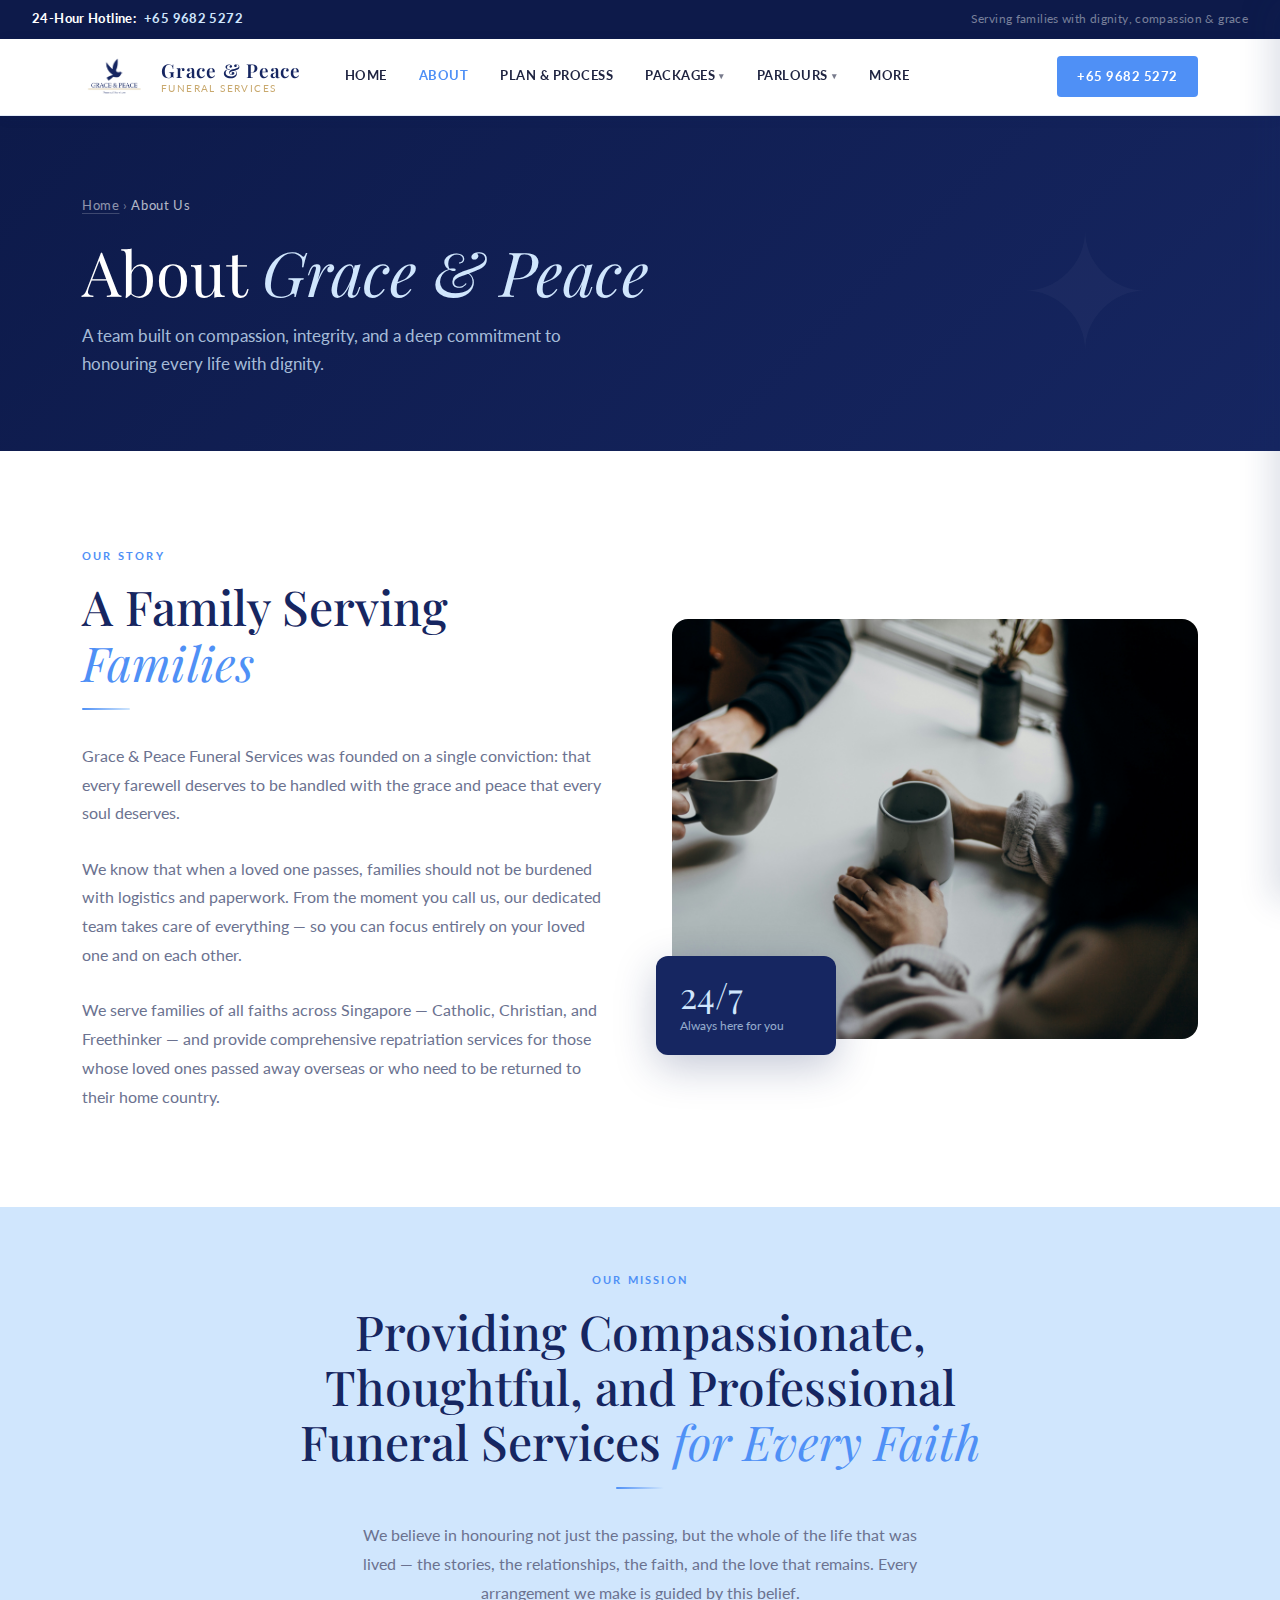
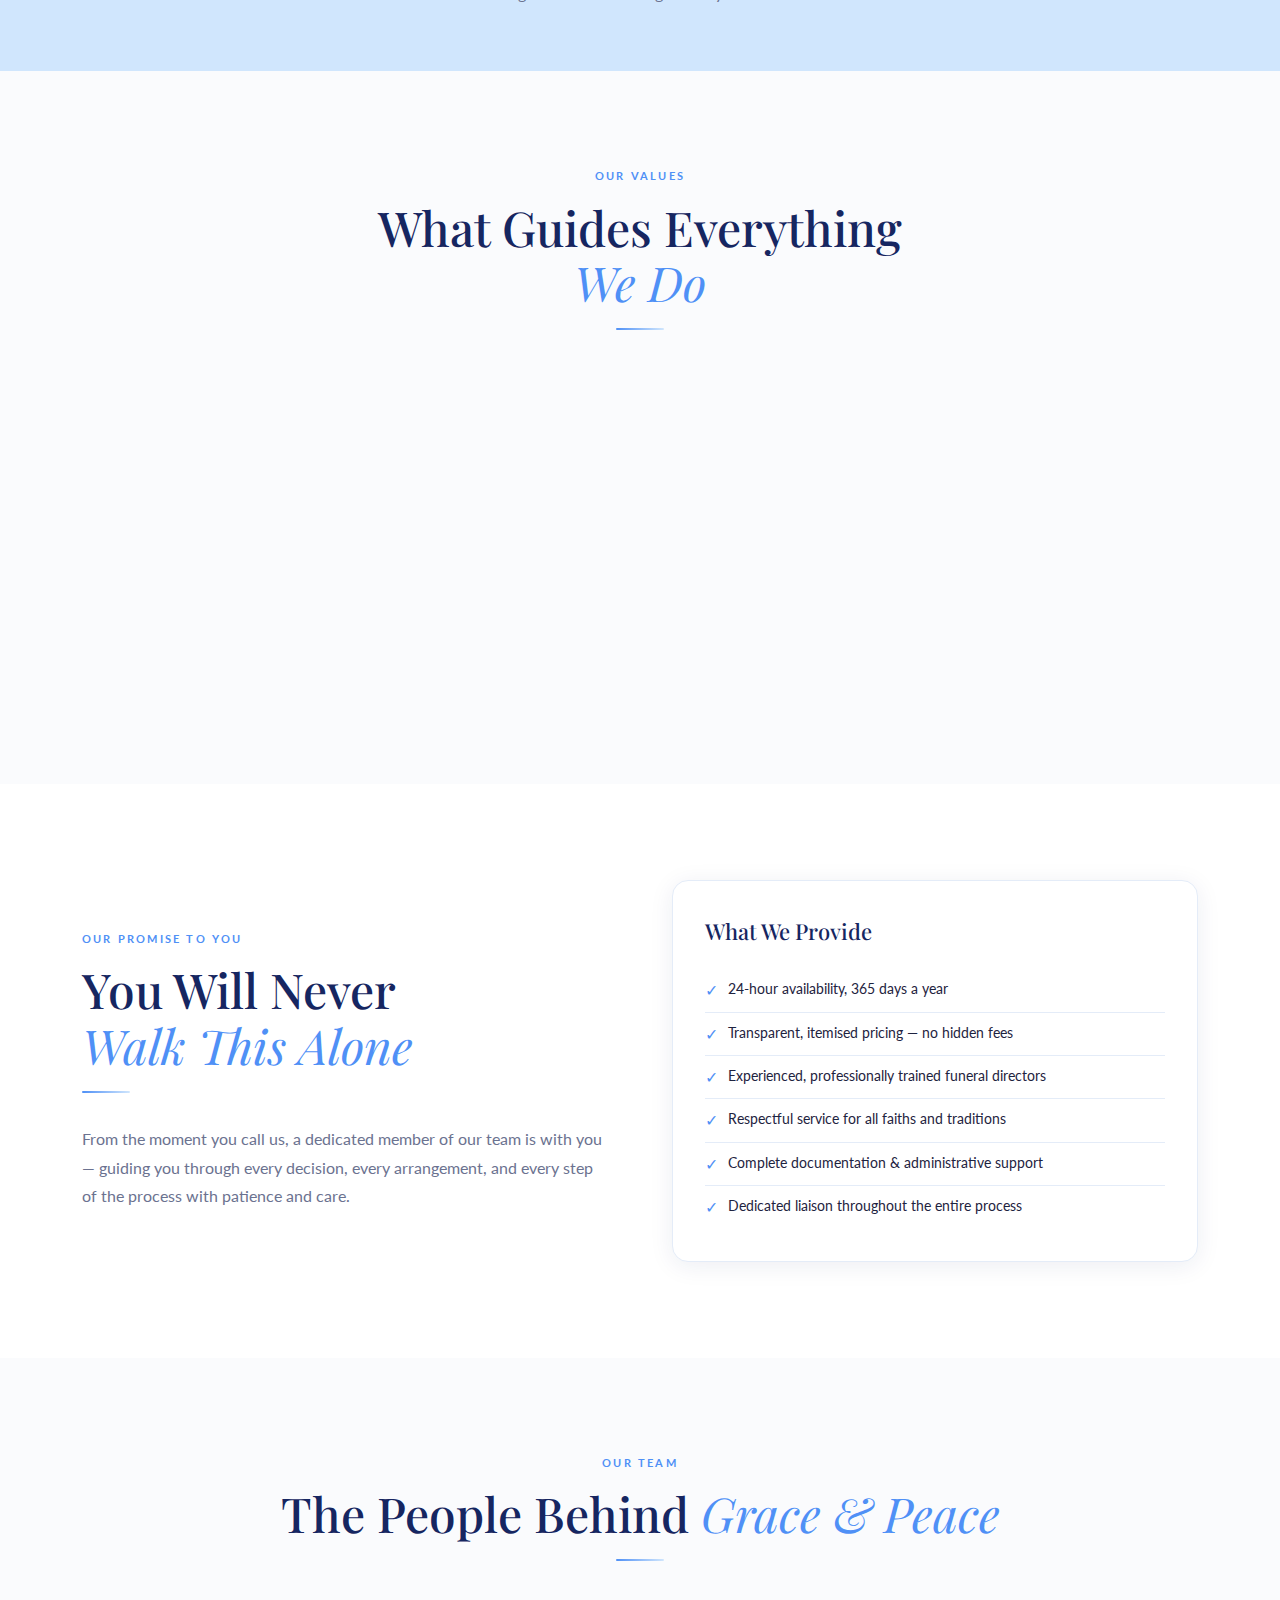
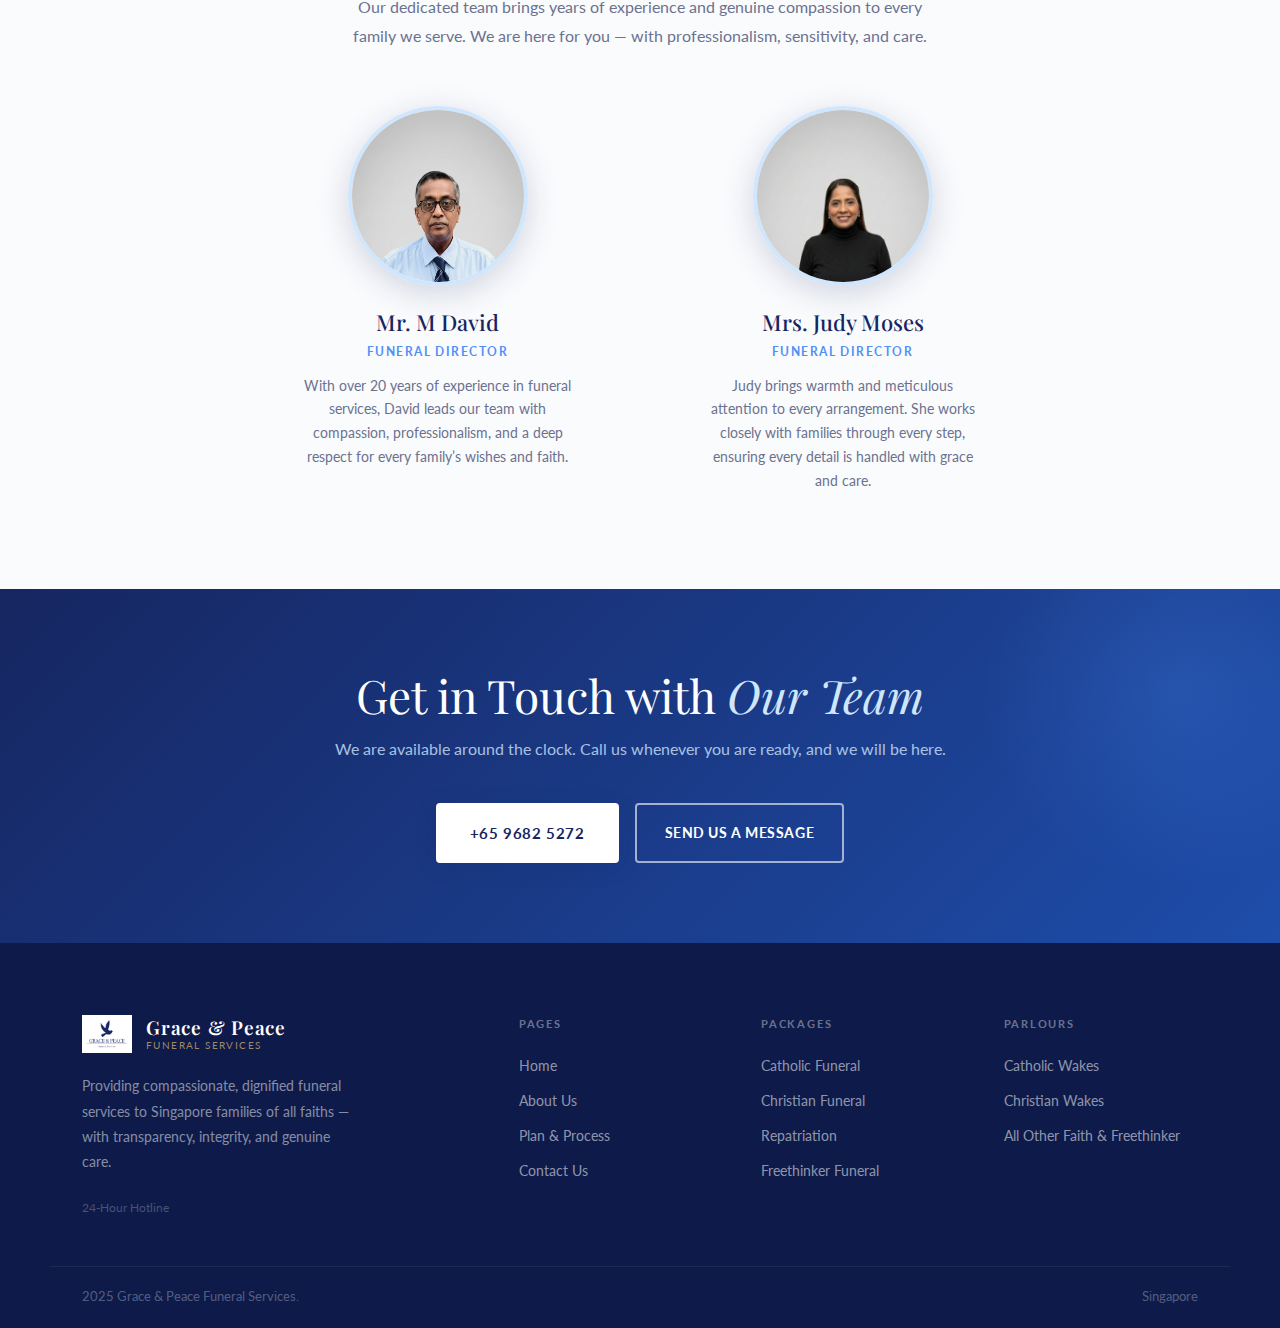
<file: about.html>
<!DOCTYPE html>
<html lang="en">
<head>
<meta charset="UTF-8">
<meta name="viewport" content="width=device-width, initial-scale=1.0">
<meta name="description" content="Learn about Grace & Peace Funeral Services — our story, values, and the team dedicated to serving Singapore families with compassion and dignity.">
<title>About Us | Grace & Peace Funeral Services</title>
<link rel="stylesheet" href="style.css">
</head>
<body>
<!-- UTILITY BAR -->
<div class="utility-bar">
  <div class="util-hotline">
    24-Hour Hotline: <a href="tel:+6596825272">+65 9682 5272</a>
  </div>
  <div class="util-tagline">Serving families with dignity, compassion &amp; grace</div>
</div>

<!-- HEADER / NAVBAR -->
<header>
  <nav>
    <a href="index.html" class="logo">
      <img src="images/logo.png" alt="logo" style="width: 65px;">
      <div class="logo-text">
        <span class="logo-name">Grace &amp; Peace</span>
        <span class="logo-sub">Funeral Services</span>
      </div>
    </a>
    <div class="nav-links">
      <div class="nav-item">
        <a href="index.html" class="nav-btn" data-page="home">Home</a>
      </div>
      <div class="nav-item">
        <a href="about.html" class="nav-btn  active" data-page="about">About</a>
      </div>
      <div class="nav-item">
        <a href="plan_and_process.html" class="nav-btn" data-page="plan">Plan &amp; Process</a>
      </div>
      <div class="nav-item">
        <a href="packages.html" class="nav-btn" data-page="packages">Packages <span class="nav-chevron">&#9662;</span></a>
        <div class="dropdown">
          <a href="packages.html?tab=catholic" class="drop-item">Catholic Funeral</a>
          <a href="packages.html?tab=christian" class="drop-item">Christian Funeral</a>
          <a href="packages.html?tab=repatriation" class="drop-item">Repatriation</a>
          <a href="packages.html?tab=freethinker" class="drop-item">Freethinker Funeral</a>
        </div>
      </div>
      <div class="nav-item">
        <a href="parlours.html" class="nav-btn" data-page="parlours">Parlours <span class="nav-chevron">&#9662;</span></a>
        <div class="dropdown">
          <a href="parlours.html?tab=catholic-wakes" class="drop-item">Catholic Wakes</a>
          <a href="parlours.html?tab=christian-wakes" class="drop-item">Christian Wakes</a>
          <a href="parlours.html?tab=all-faith" class="drop-item">All Other Faith &amp; Freethinker</a>
        </div>
      </div>
      <div class="nav-item">
        <a href="more.html" class="nav-btn" data-page="more">More</a>
      </div>
    </div>
    <div class="nav-right">
      <a href="tel:+6596825272" class="nav-hotline-btn">+65 9682 5272</a>
    </div>
    <button class="hamburger" id="hamburgerBtn" onclick="toggleMobile()" aria-label="Open menu">
      <span></span><span></span><span></span>
    </button>
  </nav>
</header>

<!-- MOBILE OVERLAY -->
<div class="mobile-overlay" id="mobileOverlay"></div>
<div class="mobile-menu" id="mobileMenu">
  <div class="mobile-menu-head">
    <img src="images/logo.png" alt="logo" style="height:200px;">
    <button class="mobile-close" onclick="closeMobile()">&#x2715;</button>
  </div>
  <div class="mobile-nav">
    <a href="index.html" class="mobile-nav-btn">Home</a>
    <a href="about.html" class="mobile-nav-btn">About</a>
    <a href="plan_and_process.html" class="mobile-nav-btn">Plan &amp; Process</a>
    <button class="mobile-nav-btn" onclick="toggleMobileSub('mob-pkg')">Packages &#9662;</button>
    <div class="mobile-sub" id="mob-pkg">
      <a href="packages.html?tab=catholic" class="mobile-sub-btn">Catholic Funeral</a>
      <a href="packages.html?tab=christian" class="mobile-sub-btn">Christian Funeral</a>
      <a href="packages.html?tab=repatriation" class="mobile-sub-btn">Repatriation</a>
      <a href="packages.html?tab=freethinker" class="mobile-sub-btn">Freethinker Funeral</a>
    </div>
    <button class="mobile-nav-btn" onclick="toggleMobileSub('mob-par')">Parlours &#9662;</button>
    <div class="mobile-sub" id="mob-par">
      <a href="parlours.html?tab=catholic-wakes" class="mobile-sub-btn">Catholic Wakes</a>
      <a href="parlours.html?tab=christian-wakes" class="mobile-sub-btn">Christian Wakes</a>
      <a href="parlours.html?tab=all-faith" class="mobile-sub-btn">All Other Faith &amp; Freethinker</a>
    </div>
    <a href="more.html" class="mobile-nav-btn">More</a>
  </div>
  <div class="mobile-footer">
    <a href="tel:+6596825272" class="btn btn-primary" style="width:100%; justify-content:center; border-radius:4px;">Call +65 9682 5272</a>
  </div>
</div>

<div class="page-hero">
  <div class="page-hero-bg"></div>
  <div class="page-hero-deco">&#10022;</div>
  <div class="container">
    <div class="breadcrumb"><a href="index.html">Home</a> &rsaquo; <span>About Us</span></div>
    <h1>About <em>Grace &amp; Peace</em></h1>
    <p>A team built on compassion, integrity, and a deep commitment to honouring every life with dignity.</p>
  </div>
</div>

<!-- Mission & Story -->
<section class="section">
  <div class="container">
    <div class="two-col center">
      <div>
        <div class="eyebrow">Our Story</div>
        <h2 class="section-title">A Family Serving<br><em>Families</em></h2>
        <div class="divider"></div>
        <p class="section-body">Grace &amp; Peace Funeral Services was founded on a single conviction: that every farewell deserves to be handled with the grace and peace that every soul deserves.</p>
        <br>
        <p class="section-body">We know that when a loved one passes, families should not be burdened with logistics and paperwork. From the moment you call us, our dedicated team takes care of everything &mdash; so you can focus entirely on your loved one and on each other.</p>
        <br>
        <p class="section-body">We serve families of all faiths across Singapore &mdash; Catholic, Christian, and Freethinker &mdash; and provide comprehensive repatriation services for those whose loved ones passed away overseas or who need to be returned to their home country.</p>
      </div>
      <div>
        <div style="position:relative;">
          <img src="images/conversation.jpg" alt="Our caring team" style="width:100%; height:420px; object-fit:cover; border-radius:16px; display:block;">
          <div style="position:absolute; bottom:-16px; left:-16px; background:var(--navy); border-radius:12px; padding:20px 24px; min-width:180px; box-shadow:0 12px 40px rgba(22,38,97,.25);">
            <div style="font-family:'Playfair Display',serif; font-size:36px; color:var(--sky); font-weight:400; line-height:1;">24/7</div>
            <div style="font-size:12px; color:rgba(208,230,253,.7); margin-top:4px;">Always here for you</div>
          </div>
        </div>
      </div>
    </div>
  </div>
</section>

<!-- Mission -->
<section class="section-sm" style="background:var(--sky);">
  <div class="container">
    <div class="text-center" style="max-width:700px; margin:0 auto;">
      <div class="eyebrow">Our Mission</div>
      <h2 class="section-title">Providing Compassionate, Thoughtful, and Professional Funeral Services <em>for Every Faith</em></h2>
      <div class="divider center"></div>
      <p class="section-body" style="margin:0 auto;">We believe in honouring not just the passing, but the whole of the life that was lived &mdash; the stories, the relationships, the faith, and the love that remains. Every arrangement we make is guided by this belief.</p>
    </div>
  </div>
</section>

<!-- Values -->
<section class="section" style="background:var(--off-white);">
  <div class="container">
    <div class="text-center" style="margin-bottom:56px;">
      <div class="eyebrow">Our Values</div>
      <h2 class="section-title">What Guides Everything<br><em>We Do</em></h2>
      <div class="divider center"></div>
    </div>
    <div class="values-grid">
      <div class="value-card">
        <div class="value-icon">🕊</div>
        <h3>Dignity</h3>
        <p>Every arrangement we make honours the life that was lived, the beliefs that were held, and the love that remains in the hearts of family and friends.</p>
      </div>
      <div class="value-card">
        <div class="value-icon">💙</div>
        <h3>Integrity</h3>
        <p>We believe in complete transparency &mdash; no hidden fees, no pressure, no uncertainty. Families always know exactly what to expect from us.</p>
      </div>
      <div class="value-card">
        <div class="value-icon">🙏</div>
        <h3>Empathy</h3>
        <p>We treat every family as we would our own &mdash; with genuine care, patience, and sensitivity during one of life&rsquo;s most tender and difficult moments.</p>
      </div>
    </div>
  </div>
</section>

<!-- Our Promise -->
<section class="section">
  <div class="container">
    <div class="two-col center">
      <div>
        <div class="eyebrow">Our Promise to You</div>
        <h2 class="section-title">You Will Never<br><em>Walk This Alone</em></h2>
        <div class="divider"></div>
        <p class="section-body">From the moment you call us, a dedicated member of our team is with you &mdash; guiding you through every decision, every arrangement, and every step of the process with patience and care.</p>
      </div>
      <div>
        <div style="background:var(--white); border:1px solid var(--border); border-radius:16px; padding:32px; box-shadow:0 4px 24px rgba(22,38,97,.08);">
          <h4 style="font-family:'Playfair Display',serif; font-size:22px; color:var(--navy); font-weight:500; margin-bottom:20px;">What We Provide</h4>
          <div class="info-list-item"><span style="color:var(--blue); font-size:16px;">&#10003;</span> 24-hour availability, 365 days a year</div>
          <div class="info-list-item"><span style="color:var(--blue); font-size:16px;">&#10003;</span> Transparent, itemised pricing &mdash; no hidden fees</div>
          <div class="info-list-item"><span style="color:var(--blue); font-size:16px;">&#10003;</span> Experienced, professionally trained funeral directors</div>
          <div class="info-list-item"><span style="color:var(--blue); font-size:16px;">&#10003;</span> Respectful service for all faiths and traditions</div>
          <div class="info-list-item"><span style="color:var(--blue); font-size:16px;">&#10003;</span> Complete documentation &amp; administrative support</div>
          <div class="info-list-item"><span style="color:var(--blue); font-size:16px;">&#10003;</span> Dedicated liaison throughout the entire process</div>
        </div>
      </div>
    </div>
  </div>
</section>

<!-- Meet the Team -->
<section class="section" style="background:var(--off-white);">
  <div class="container">
    <div class="text-center" style="margin-bottom:56px;">
      <div class="eyebrow">Our Team</div>
      <h2 class="section-title">The People Behind <em>Grace &amp; Peace</em></h2>
      <div class="divider center"></div>
      <p class="section-body" style="margin:0 auto;">Our dedicated team brings years of experience and genuine compassion to every family we serve. We are here for you &mdash; with professionalism, sensitivity, and care.</p>
    </div>
    <div style="display:grid; grid-template-columns:repeat(2,1fr); gap:10px; max-width:800px; margin:0 auto;">
      <div style="text-align:center;">
        <div style="width:180px; height:180px; border-radius:50%; overflow:hidden; margin:0 auto 24px; box-shadow:0 8px 32px rgba(22,38,97,.18); border:4px solid var(--sky);">
          <img src="images/portraits/Gemini_Generated_Image_e486qxe486qxe486.png" alt="Male" style="height: 350px;">
        </div>
        <h3 style="font-family:'Playfair Display',serif; font-size:22px; font-weight:500; color:var(--navy); margin-bottom:6px;">Mr. M David</h3>
        <div style="font-size:12px; font-weight:700; letter-spacing:.12em; text-transform:uppercase; color:var(--blue); margin-bottom:12px;">Funeral Director</div>
        <p style="font-size:14px; color:var(--muted); line-height:1.7; max-width:280px; margin:0 auto;">With over 20 years of experience in funeral services, David leads our team with compassion, professionalism, and a deep respect for every family&rsquo;s wishes and faith.</p>
      </div>
      <div style="text-align:center;">
        <div style="width:180px; height:180px; border-radius:50%; overflow:hidden; margin:0 auto 24px; box-shadow:0 8px 32px rgba(22,38,97,.18); border:4px solid var(--sky);">
          <img src="images/portraits/female1.png" alt="Female" style="height: 300px; width: 240px;">
        </div>
        <h3 style="font-family:'Playfair Display',serif; font-size:22px; font-weight:500; color:var(--navy); margin-bottom:6px;">Mrs. Judy Moses</h3>
        <div style="font-size:12px; font-weight:700; letter-spacing:.12em; text-transform:uppercase; color:var(--blue); margin-bottom:12px;">Funeral Director</div>
        <p style="font-size:14px; color:var(--muted); line-height:1.7; max-width:280px; margin:0 auto;">Judy brings warmth and meticulous attention to every arrangement. She works closely with families through every step, ensuring every detail is handled with grace and care.</p>
      </div>
    </div>
  </div>
</section>

<section class="cta-band">
  <div class="cta-inner">
    <h2>Get in Touch with <em>Our Team</em></h2>
    <p>We are available around the clock. Call us whenever you are ready, and we will be here.</p>
    <div class="cta-btns">
      <a href="tel:+6596825272" class="btn btn-hotline">+65 9682 5272</a>
      <a href="more.html" class="btn btn-outline-white">Send Us a Message</a>
    </div>
  </div>
</section>
<!-- FOOTER -->
<footer>
  <div class="footer-main">
    <div class="footer-brand">
      <a href="index.html" class="logo" style="cursor:pointer; margin-bottom:0;">
        <img src="images/logo.png" alt="logo" style="width: 50px;">
        <div class="logo-text">
          <span class="logo-name" style="color:white;">Grace &amp; Peace</span>
          <span class="logo-sub" style="color:rgba(201,169,110,.8);">Funeral Services</span>
        </div>
      </a>
      <p>Providing compassionate, dignified funeral services to Singapore families of all faiths — with transparency, integrity, and genuine care.</p>
      <div style="font-size:12px; color:rgba(255,255,255,.25); margin-top:8px;">24-Hour Hotline</div>
    </div>
    <div>
      <div class="footer-col-h">Pages</div>
      <a href="index.html" class="footer-link">Home</a>
      <a href="about.html" class="footer-link">About Us</a>
      <a href="plan_and_process.html" class="footer-link">Plan &amp; Process</a>
      <a href="more.html" class="footer-link">Contact Us</a>
    </div>
    <div>
      <div class="footer-col-h">Packages</div>
      <a href="packages.html?tab=catholic" class="footer-link">Catholic Funeral</a>
      <a href="packages.html?tab=christian" class="footer-link">Christian Funeral</a>
      <a href="packages.html?tab=repatriation" class="footer-link">Repatriation</a>
      <a href="packages.html?tab=freethinker" class="footer-link">Freethinker Funeral</a>
    </div>
    <div>
      <div class="footer-col-h">Parlours</div>
      <a href="parlours.html?tab=catholic-wakes" class="footer-link">Catholic Wakes</a>
      <a href="parlours.html?tab=christian-wakes" class="footer-link">Christian Wakes</a>
      <a href="parlours.html?tab=all-faith" class="footer-link">All Other Faith &amp; Freethinker</a>
    </div>
  </div>
  <div class="footer-bottom">
    <div>2025 Grace &amp; Peace Funeral Services.</div>
    <div>Singapore</div>
  </div>
</footer>

<a href="tel:+6596825272" class="sticky-call">Call Now</a>
<script src="script.js"></script>
</body>
</html>
</file>
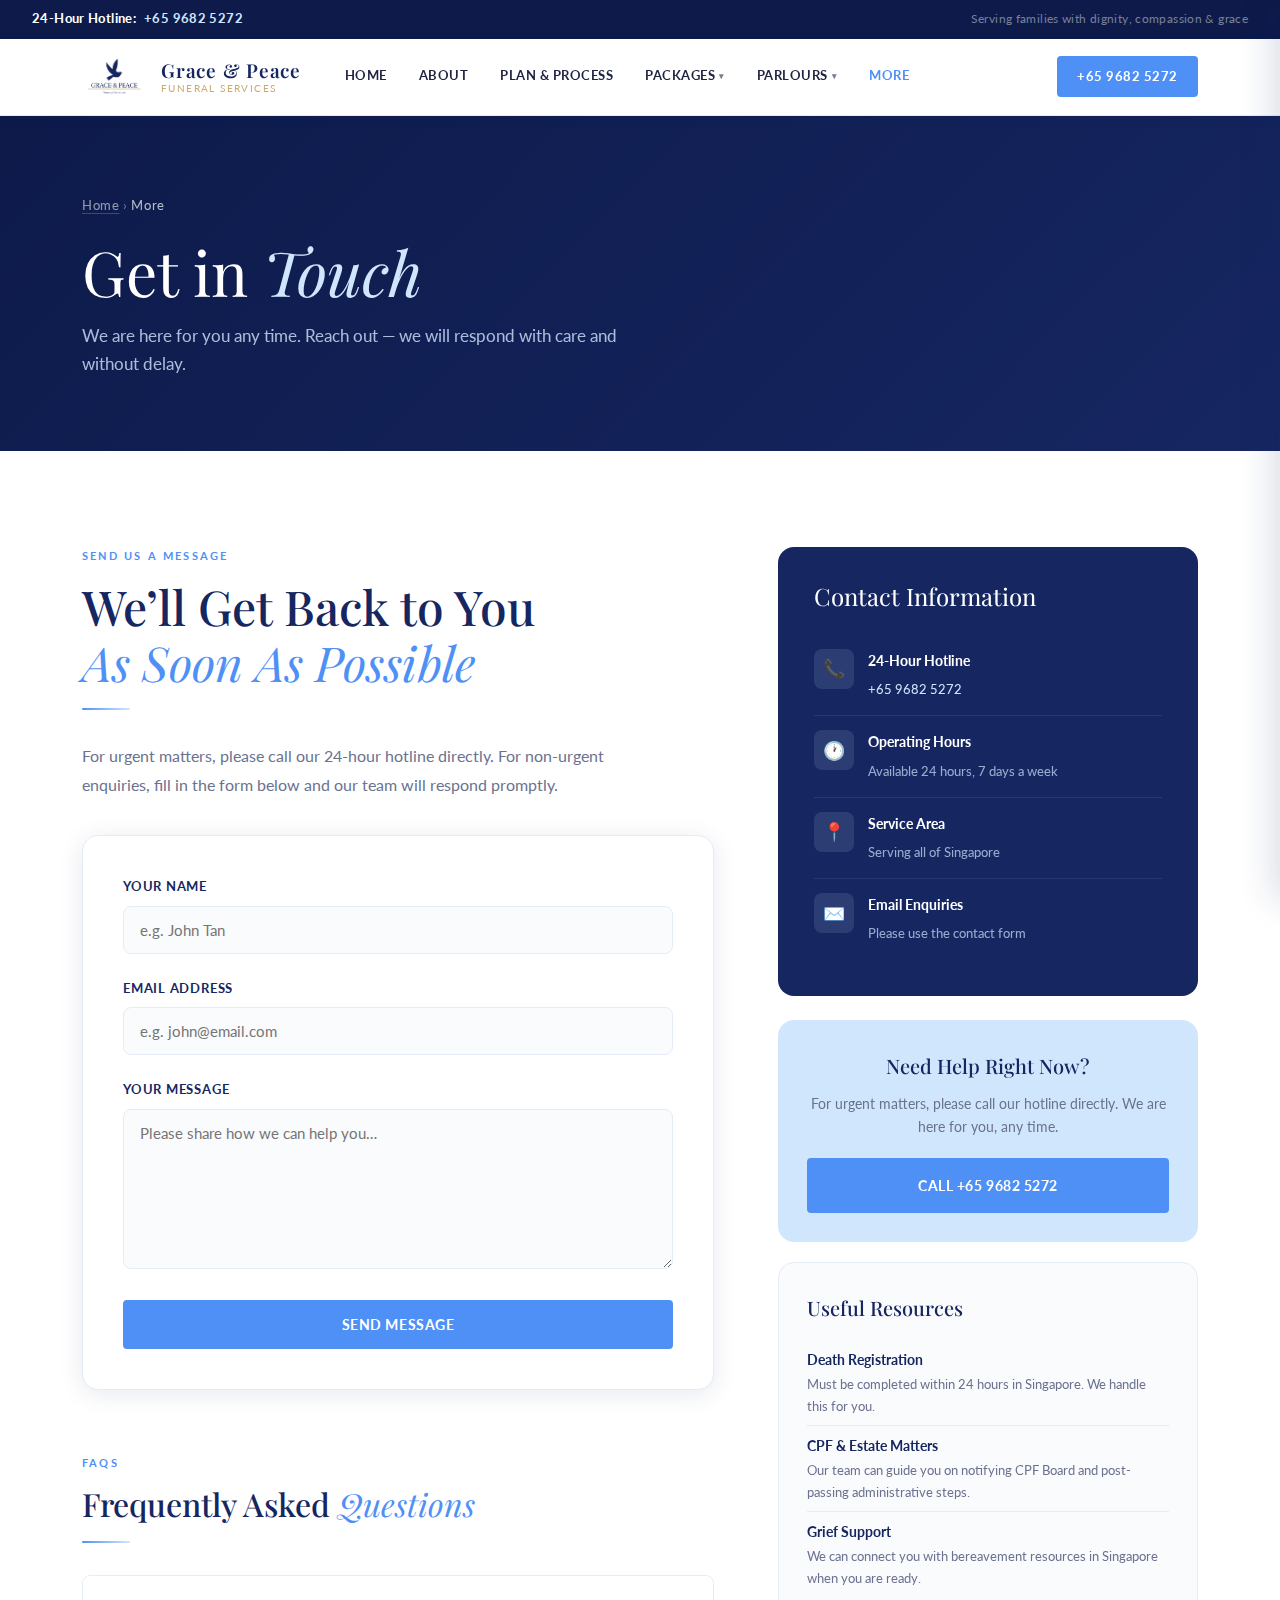
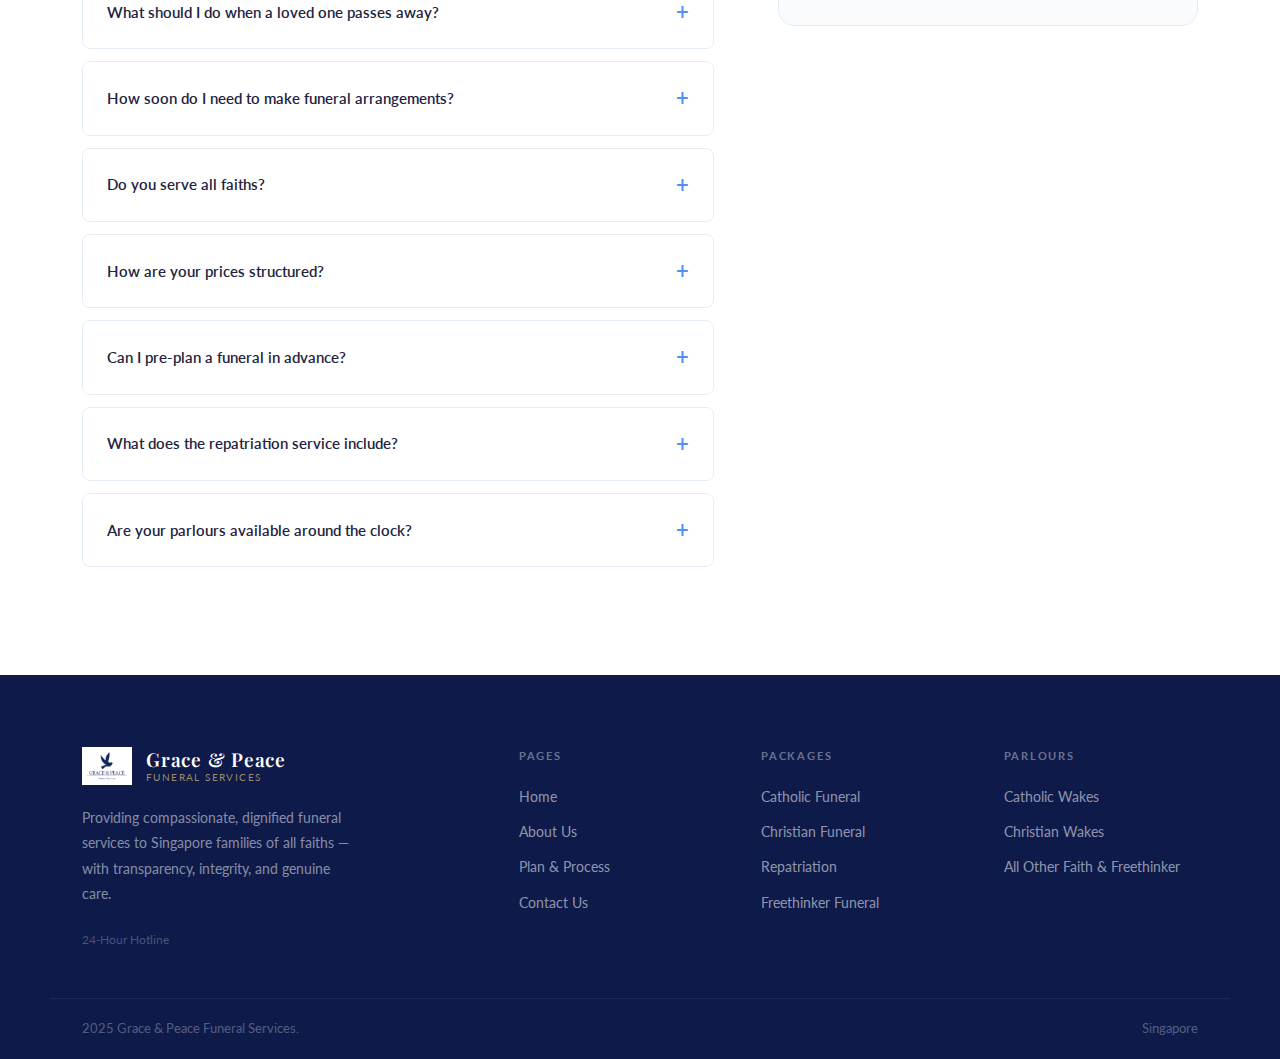
<file: more.html>
<!DOCTYPE html>
<html lang="en">
<head>
<meta charset="UTF-8">
<meta name="viewport" content="width=device-width, initial-scale=1.0">
<meta name="description" content="Contact Grace & Peace Funeral Services. Available 24 hours, 7 days a week. Call +65 9682 5272 or send us a message.">
<title>More | Grace & Peace Funeral Services</title>
<link rel="stylesheet" href="style.css">
</head>
<body>
<!-- UTILITY BAR -->
<div class="utility-bar">
  <div class="util-hotline">
    24-Hour Hotline: <a href="tel:+6596825272">+65 9682 5272</a>
  </div>
  <div class="util-tagline">Serving families with dignity, compassion &amp; grace</div>
</div>

<!-- HEADER / NAVBAR -->
<header>
  <nav>
    <a href="index.html" class="logo">
      <img src="images/logo.png" alt="logo" style="width: 65px;">
      <div class="logo-text">
        <span class="logo-name">Grace &amp; Peace</span>
        <span class="logo-sub">Funeral Services</span>
      </div>
    </a>
    <div class="nav-links">
      <div class="nav-item">
        <a href="index.html" class="nav-btn" data-page="home">Home</a>
      </div>
      <div class="nav-item">
        <a href="about.html" class="nav-btn" data-page="about">About</a>
      </div>
      <div class="nav-item">
        <a href="plan_and_process.html" class="nav-btn" data-page="plan">Plan &amp; Process</a>
      </div>
      <div class="nav-item">
        <a href="packages.html" class="nav-btn" data-page="packages">Packages <span class="nav-chevron">&#9662;</span></a>
        <div class="dropdown">
          <a href="packages.html?tab=catholic" class="drop-item">Catholic Funeral</a>
          <a href="packages.html?tab=christian" class="drop-item">Christian Funeral</a>
          <a href="packages.html?tab=repatriation" class="drop-item">Repatriation</a>
          <a href="packages.html?tab=freethinker" class="drop-item">Freethinker Funeral</a>
        </div>
      </div>
      <div class="nav-item">
        <a href="parlours.html" class="nav-btn" data-page="parlours">Parlours <span class="nav-chevron">&#9662;</span></a>
        <div class="dropdown">
          <a href="parlours.html?tab=catholic-wakes" class="drop-item">Catholic Wakes</a>
          <a href="parlours.html?tab=christian-wakes" class="drop-item">Christian Wakes</a>
          <a href="parlours.html?tab=all-faith" class="drop-item">All Other Faith &amp; Freethinker</a>
        </div>
      </div>
      <div class="nav-item">
        <a href="more.html" class="nav-btn  active" data-page="more">More</a>
      </div>
    </div>
    <div class="nav-right">
      <a href="tel:+6596825272" class="nav-hotline-btn">+65 9682 5272</a>
    </div>
    <button class="hamburger" id="hamburgerBtn" onclick="toggleMobile()" aria-label="Open menu">
      <span></span><span></span><span></span>
    </button>
  </nav>
</header>

<!-- MOBILE OVERLAY -->
<div class="mobile-overlay" id="mobileOverlay"></div>
<div class="mobile-menu" id="mobileMenu">
  <div class="mobile-menu-head">
    <img src="images/logo.png" alt="logo" style="height:200px;">
    <button class="mobile-close" onclick="closeMobile()">&#x2715;</button>
  </div>
  <div class="mobile-nav">
    <a href="index.html" class="mobile-nav-btn">Home</a>
    <a href="about.html" class="mobile-nav-btn">About</a>
    <a href="plan_and_process.html" class="mobile-nav-btn">Plan &amp; Process</a>
    <button class="mobile-nav-btn" onclick="toggleMobileSub('mob-pkg')">Packages &#9662;</button>
    <div class="mobile-sub" id="mob-pkg">
      <a href="packages.html?tab=catholic" class="mobile-sub-btn">Catholic Funeral</a>
      <a href="packages.html?tab=christian" class="mobile-sub-btn">Christian Funeral</a>
      <a href="packages.html?tab=repatriation" class="mobile-sub-btn">Repatriation</a>
      <a href="packages.html?tab=freethinker" class="mobile-sub-btn">Freethinker Funeral</a>
    </div>
    <button class="mobile-nav-btn" onclick="toggleMobileSub('mob-par')">Parlours &#9662;</button>
    <div class="mobile-sub" id="mob-par">
      <a href="parlours.html?tab=catholic-wakes" class="mobile-sub-btn">Catholic Wakes</a>
      <a href="parlours.html?tab=christian-wakes" class="mobile-sub-btn">Christian Wakes</a>
      <a href="parlours.html?tab=all-faith" class="mobile-sub-btn">All Other Faith &amp; Freethinker</a>
    </div>
    <a href="more.html" class="mobile-nav-btn">More</a>
  </div>
  <div class="mobile-footer">
    <a href="tel:+6596825272" class="btn btn-primary" style="width:100%; justify-content:center; border-radius:4px;">Call +65 9682 5272</a>
  </div>
</div>

<div class="page-hero">
  <div class="page-hero-bg"></div>
  <div class="container">
    <div class="breadcrumb"><a href="index.html">Home</a> &rsaquo; <span>More</span></div>
    <h1>Get in <em>Touch</em></h1>
    <p>We are here for you any time. Reach out &mdash; we will respond with care and without delay.</p>
  </div>
</div>

<section class="section">
  <div class="container">
    <div class="contact-grid">
      <!-- Left: Form + FAQ -->
      <div>
        <div class="eyebrow">Send Us a Message</div>
        <h2 class="section-title">We&rsquo;ll Get Back to You<br><em>As Soon As Possible</em></h2>
        <div class="divider"></div>
        <p class="section-body" style="margin-bottom:36px;">For urgent matters, please call our 24-hour hotline directly. For non-urgent enquiries, fill in the form below and our team will respond promptly.</p>

        <div class="contact-form-wrap">
          <form action="https://formspree.io/f/xreadnwz" method="POST">
            <div class="form-group">
              <label class="form-label" for="field-name">Your Name</label>
              <input class="form-input" type="text" id="field-name" name="name" placeholder="e.g. John Tan" required autocomplete="name">
            </div>
            <div class="form-group">
              <label class="form-label" for="field-email">Email Address</label>
              <input class="form-input" type="email" id="field-email" name="email" placeholder="e.g. john@email.com" required autocomplete="email">
            </div>
            <div class="form-group">
              <label class="form-label" for="field-message">Your Message</label>
              <textarea class="form-textarea" id="field-message" name="message" placeholder="Please share how we can help you&hellip;" required></textarea>
            </div>
            <button type="submit" class="btn btn-primary form-submit" style="width:100%; justify-content:center;">Send Message</button>
            <div class="form-success" id="formSuccess">
              &#10003; Thank you for your message. Our team will be in touch with you shortly.
            </div>
          </form>
        </div>

        <!-- FAQ -->
        <div style="margin-top:64px;">
          <div class="eyebrow">FAQs</div>
          <h2 class="section-title" style="font-size:32px;">Frequently Asked <em>Questions</em></h2>
          <div class="divider"></div>
          <div class="faq-list">
            <div class="faq-item" onclick="toggleFaq(this)">
              <div class="faq-head">What should I do when a loved one passes away? <span class="faq-icon">+</span></div>
              <div class="faq-body">Call our 24-hour hotline at +65 9682 5272 immediately. Our team will guide you through every step &mdash; from obtaining the death certificate to arranging the transfer of your loved one. You do not need to figure this out alone.</div>
            </div>
            <div class="faq-item" onclick="toggleFaq(this)">
              <div class="faq-head">How soon do I need to make funeral arrangements? <span class="faq-icon">+</span></div>
              <div class="faq-body">In Singapore, registration of death must be completed within 24 hours. Funeral arrangements typically begin shortly after. Our team will ensure everything is handled in a timely, respectful manner from the moment you contact us.</div>
            </div>
            <div class="faq-item" onclick="toggleFaq(this)">
              <div class="faq-head">Do you serve all faiths? <span class="faq-icon">+</span></div>
              <div class="faq-body">Yes. Grace &amp; Peace serves families of Catholic, Christian, and Freethinker faiths. We also provide full repatriation services. Our team is trained to respect and uphold the customs of each faith with genuine care and attention to detail.</div>
            </div>
            <div class="faq-item" onclick="toggleFaq(this)">
              <div class="faq-head">How are your prices structured? <span class="faq-icon">+</span></div>
              <div class="faq-body">We believe in complete transparency. All packages are fully itemised so families know exactly what they are paying for &mdash; no hidden fees and no pressure. We provide a clear quote after understanding your specific needs and preferences.</div>
            </div>
            <div class="faq-item" onclick="toggleFaq(this)">
              <div class="faq-head">Can I pre-plan a funeral in advance? <span class="faq-icon">+</span></div>
              <div class="faq-body">Yes. Pre-planning allows you to make decisions calmly and on your own terms, significantly reducing the burden on your family during a difficult time. Contact us to have a no-obligation conversation about pre-planning options.</div>
            </div>
            <div class="faq-item" onclick="toggleFaq(this)">
              <div class="faq-head">What does the repatriation service include? <span class="faq-icon">+</span></div>
              <div class="faq-body">Our repatriation service covers the full process &mdash; coordination with overseas funeral homes, embalming, airfreight arrangements, customs clearance, documentation, and dedicated family liaison. We handle both inbound and outbound repatriation.</div>
            </div>
            <div class="faq-item" onclick="toggleFaq(this)">
              <div class="faq-head">Are your parlours available around the clock? <span class="faq-icon">+</span></div>
              <div class="faq-body">Yes. All our parlours operate 24 hours a day. Our staff are on-site throughout the wake period to ensure families have all the support and comfort they need, at any hour of the day or night.</div>
            </div>
          </div>
        </div>
      </div>

      <!-- Right: Contact Details -->
      <div class="sidebar-sticky">
        <div class="contact-info-card">
          <h3>Contact Information</h3>
          <div class="contact-detail">
            <div class="cd-icon">&#128222;</div>
            <div class="cd-text">
              <strong>24-Hour Hotline</strong>
              <span><a href="tel:+6596825272">+65 9682 5272</a></span>
            </div>
          </div>
          <div class="contact-detail">
            <div class="cd-icon">&#128336;</div>
            <div class="cd-text">
              <strong>Operating Hours</strong>
              <span>Available 24 hours, 7 days a week</span>
            </div>
          </div>
          <div class="contact-detail">
            <div class="cd-icon">&#128205;</div>
            <div class="cd-text">
              <strong>Service Area</strong>
              <span>Serving all of Singapore</span>
            </div>
          </div>
          <div class="contact-detail">
            <div class="cd-icon">&#9993;&#65039;</div>
            <div class="cd-text">
              <strong>Email Enquiries</strong>
              <span>Please use the contact form</span>
            </div>
          </div>
        </div>

        <div class="info-card" style="background:var(--sky); border-color:transparent; text-align:center;">
          <h4 style="margin-bottom:10px;">Need Help Right Now?</h4>
          <p style="font-size:14px; color:var(--muted); margin-bottom:20px; line-height:1.65;">For urgent matters, please call our hotline directly. We are here for you, any time.</p>
          <a href="tel:+6596825272" class="btn btn-primary" style="width:100%; justify-content:center;">Call +65 9682 5272</a>
        </div>

        <div class="info-card" style="margin-top:0;">
          <h4>Useful Resources</h4>
          <div class="info-list-item">
            <div>
              <div style="font-weight:700; font-size:14px; color:var(--navy); margin-bottom:3px;">Death Registration</div>
              <div style="font-size:13px; color:var(--muted);">Must be completed within 24 hours in Singapore. We handle this for you.</div>
            </div>
          </div>
          <div class="info-list-item">
            <div>
              <div style="font-weight:700; font-size:14px; color:var(--navy); margin-bottom:3px;">CPF &amp; Estate Matters</div>
              <div style="font-size:13px; color:var(--muted);">Our team can guide you on notifying CPF Board and post-passing administrative steps.</div>
            </div>
          </div>
          <div class="info-list-item">
            <div>
              <div style="font-weight:700; font-size:14px; color:var(--navy); margin-bottom:3px;">Grief Support</div>
              <div style="font-size:13px; color:var(--muted);">We can connect you with bereavement resources in Singapore when you are ready.</div>
            </div>
          </div>
        </div>
      </div>
    </div>
  </div>
</section>
<!-- FOOTER -->
<footer>
  <div class="footer-main">
    <div class="footer-brand">
      <a href="index.html" class="logo" style="cursor:pointer; margin-bottom:0;">
        <img src="images/logo.png" alt="logo" style="width: 50px;">
        <div class="logo-text">
          <span class="logo-name" style="color:white;">Grace &amp; Peace</span>
          <span class="logo-sub" style="color:rgba(201,169,110,.8);">Funeral Services</span>
        </div>
      </a>
      <p>Providing compassionate, dignified funeral services to Singapore families of all faiths — with transparency, integrity, and genuine care.</p>
      <div style="font-size:12px; color:rgba(255,255,255,.25); margin-top:8px;">24-Hour Hotline</div>
    </div>
    <div>
      <div class="footer-col-h">Pages</div>
      <a href="index.html" class="footer-link">Home</a>
      <a href="about.html" class="footer-link">About Us</a>
      <a href="plan_and_process.html" class="footer-link">Plan &amp; Process</a>
      <a href="more.html" class="footer-link">Contact Us</a>
    </div>
    <div>
      <div class="footer-col-h">Packages</div>
      <a href="packages.html?tab=catholic" class="footer-link">Catholic Funeral</a>
      <a href="packages.html?tab=christian" class="footer-link">Christian Funeral</a>
      <a href="packages.html?tab=repatriation" class="footer-link">Repatriation</a>
      <a href="packages.html?tab=freethinker" class="footer-link">Freethinker Funeral</a>
    </div>
    <div>
      <div class="footer-col-h">Parlours</div>
      <a href="parlours.html?tab=catholic-wakes" class="footer-link">Catholic Wakes</a>
      <a href="parlours.html?tab=christian-wakes" class="footer-link">Christian Wakes</a>
      <a href="parlours.html?tab=all-faith" class="footer-link">All Other Faith &amp; Freethinker</a>
    </div>
  </div>
  <div class="footer-bottom">
    <div>2025 Grace &amp; Peace Funeral Services.</div>
    <div>Singapore</div>
  </div>
</footer>

<a href="tel:+6596825272" class="sticky-call">Call Now</a>
<script src="script.js"></script>
</body>
</html>
</file>
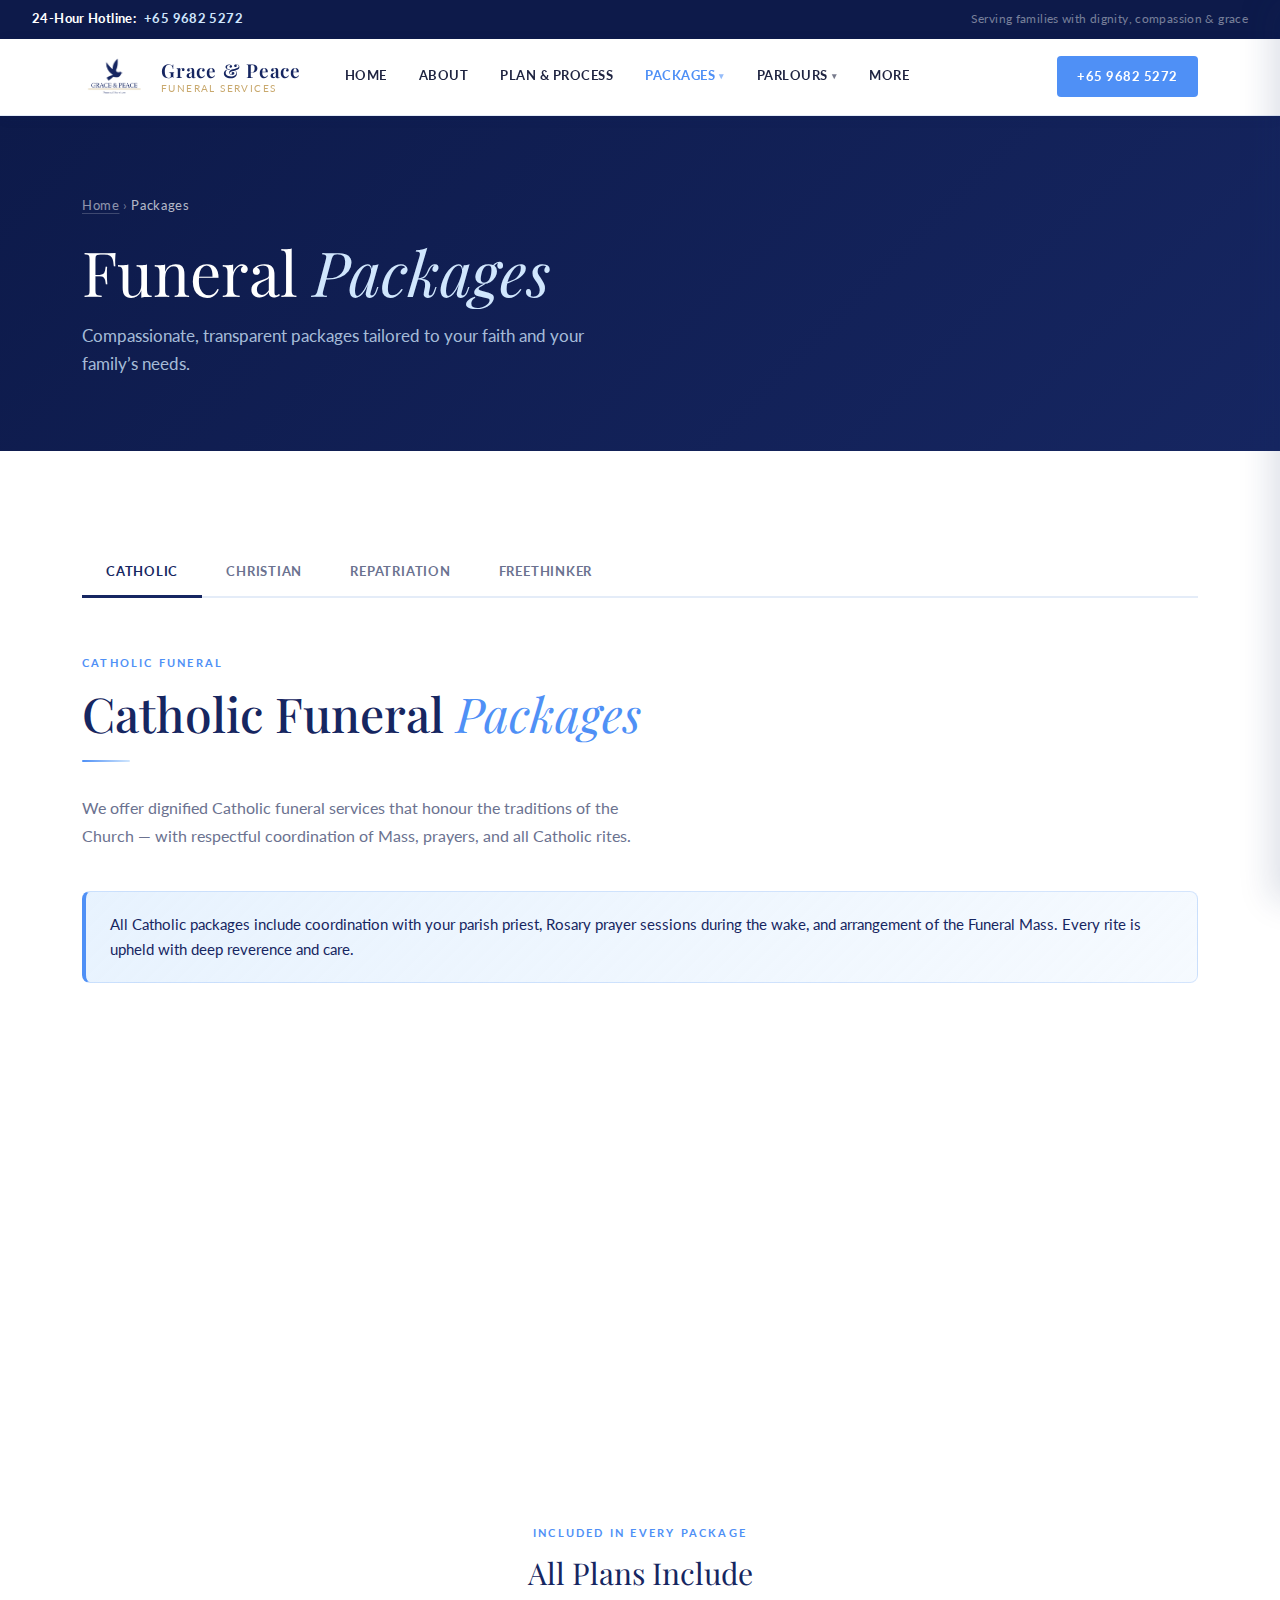
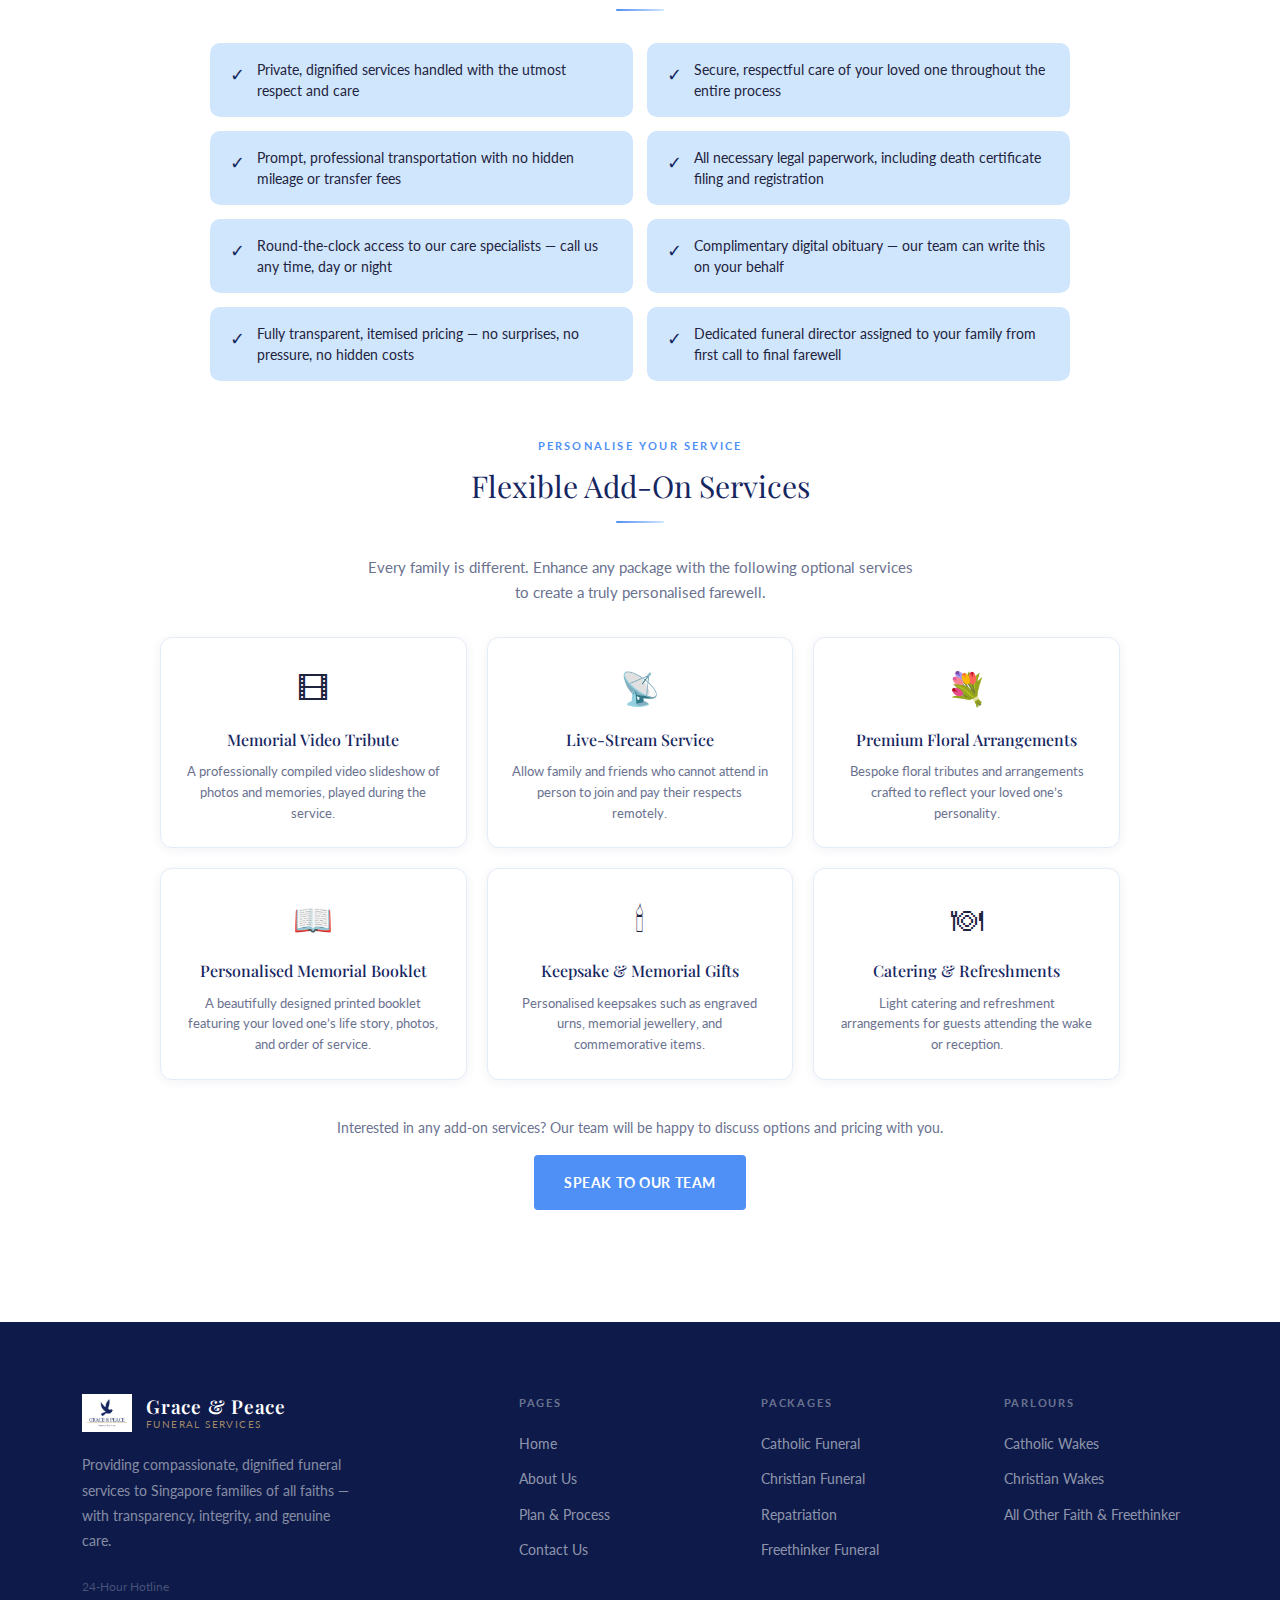
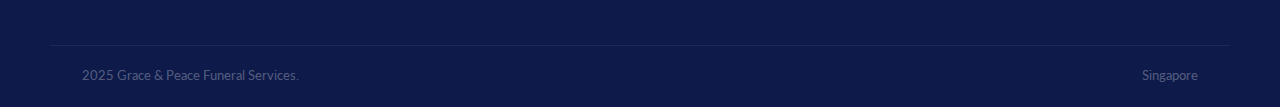
<file: packages.html>
<!DOCTYPE html>
<html lang="en">
<head>
<meta charset="UTF-8">
<meta name="viewport" content="width=device-width, initial-scale=1.0">
<meta name="description" content="Transparent funeral packages for Catholic, Christian, Freethinker and Repatriation services. Compassionate care tailored to your faith.">
<title>Packages | Grace & Peace Funeral Services</title>
<link rel="stylesheet" href="style.css">
</head>
<body>
<!-- UTILITY BAR -->
<div class="utility-bar">
  <div class="util-hotline">
    24-Hour Hotline: <a href="tel:+6596825272">+65 9682 5272</a>
  </div>
  <div class="util-tagline">Serving families with dignity, compassion &amp; grace</div>
</div>

<!-- HEADER / NAVBAR -->
<header>
  <nav>
    <a href="index.html" class="logo">
      <img src="images/logo.png" alt="logo" style="width: 65px;">
      <div class="logo-text">
        <span class="logo-name">Grace &amp; Peace</span>
        <span class="logo-sub">Funeral Services</span>
      </div>
    </a>
    <div class="nav-links">
      <div class="nav-item">
        <a href="index.html" class="nav-btn" data-page="home">Home</a>
      </div>
      <div class="nav-item">
        <a href="about.html" class="nav-btn" data-page="about">About</a>
      </div>
      <div class="nav-item">
        <a href="plan_and_process.html" class="nav-btn" data-page="plan">Plan &amp; Process</a>
      </div>
      <div class="nav-item">
        <a href="packages.html" class="nav-btn  active" data-page="packages">Packages <span class="nav-chevron">&#9662;</span></a>
        <div class="dropdown">
          <a href="packages.html?tab=catholic" class="drop-item">Catholic Funeral</a>
          <a href="packages.html?tab=christian" class="drop-item">Christian Funeral</a>
          <a href="packages.html?tab=repatriation" class="drop-item">Repatriation</a>
          <a href="packages.html?tab=freethinker" class="drop-item">Freethinker Funeral</a>
        </div>
      </div>
      <div class="nav-item">
        <a href="parlours.html" class="nav-btn" data-page="parlours">Parlours <span class="nav-chevron">&#9662;</span></a>
        <div class="dropdown">
          <a href="parlours.html?tab=catholic-wakes" class="drop-item">Catholic Wakes</a>
          <a href="parlours.html?tab=christian-wakes" class="drop-item">Christian Wakes</a>
          <a href="parlours.html?tab=all-faith" class="drop-item">All Other Faith &amp; Freethinker</a>
        </div>
      </div>
      <div class="nav-item">
        <a href="more.html" class="nav-btn" data-page="more">More</a>
      </div>
    </div>
    <div class="nav-right">
      <a href="tel:+6596825272" class="nav-hotline-btn">+65 9682 5272</a>
    </div>
    <button class="hamburger" id="hamburgerBtn" onclick="toggleMobile()" aria-label="Open menu">
      <span></span><span></span><span></span>
    </button>
  </nav>
</header>

<!-- MOBILE OVERLAY -->
<div class="mobile-overlay" id="mobileOverlay"></div>
<div class="mobile-menu" id="mobileMenu">
  <div class="mobile-menu-head">
    <img src="images/logo.png" alt="logo" style="height:200px;">
    <button class="mobile-close" onclick="closeMobile()">&#x2715;</button>
  </div>
  <div class="mobile-nav">
    <a href="index.html" class="mobile-nav-btn">Home</a>
    <a href="about.html" class="mobile-nav-btn">About</a>
    <a href="plan_and_process.html" class="mobile-nav-btn">Plan &amp; Process</a>
    <button class="mobile-nav-btn" onclick="toggleMobileSub('mob-pkg')">Packages &#9662;</button>
    <div class="mobile-sub" id="mob-pkg">
      <a href="packages.html?tab=catholic" class="mobile-sub-btn">Catholic Funeral</a>
      <a href="packages.html?tab=christian" class="mobile-sub-btn">Christian Funeral</a>
      <a href="packages.html?tab=repatriation" class="mobile-sub-btn">Repatriation</a>
      <a href="packages.html?tab=freethinker" class="mobile-sub-btn">Freethinker Funeral</a>
    </div>
    <button class="mobile-nav-btn" onclick="toggleMobileSub('mob-par')">Parlours &#9662;</button>
    <div class="mobile-sub" id="mob-par">
      <a href="parlours.html?tab=catholic-wakes" class="mobile-sub-btn">Catholic Wakes</a>
      <a href="parlours.html?tab=christian-wakes" class="mobile-sub-btn">Christian Wakes</a>
      <a href="parlours.html?tab=all-faith" class="mobile-sub-btn">All Other Faith &amp; Freethinker</a>
    </div>
    <a href="more.html" class="mobile-nav-btn">More</a>
  </div>
  <div class="mobile-footer">
    <a href="tel:+6596825272" class="btn btn-primary" style="width:100%; justify-content:center; border-radius:4px;">Call +65 9682 5272</a>
  </div>
</div>

<div class="page-hero">
  <div class="page-hero-bg"></div>
  <div class="container">
    <div class="breadcrumb"><a href="index.html">Home</a> &rsaquo; <span>Packages</span></div>
    <h1>Funeral <em>Packages</em></h1>
    <p>Compassionate, transparent packages tailored to your faith and your family&rsquo;s needs.</p>
  </div>
</div>

<section class="section">
  <div class="container">
    <div class="subtabs-wrap">
      <div class="subtabs" id="pkg-tabs">
        <button class="subtab active" data-sub="catholic"     onclick="showPackage('catholic')">Catholic</button>
        <button class="subtab"        data-sub="christian"    onclick="showPackage('christian')">Christian</button>
        <button class="subtab"        data-sub="repatriation" onclick="showPackage('repatriation')">Repatriation</button>
        <button class="subtab"        data-sub="freethinker"  onclick="showPackage('freethinker')">Freethinker</button>
      </div>
    </div>

    <!-- CATHOLIC -->
    <div class="subpage-content pkg-subpage active" id="pkg-catholic">
      <div style="margin-bottom:40px;">
        <div class="eyebrow">Catholic Funeral</div>
        <h2 class="section-title">Catholic Funeral <em>Packages</em></h2>
        <div class="divider"></div>
        <p class="section-body">We offer dignified Catholic funeral services that honour the traditions of the Church &mdash; with respectful coordination of Mass, prayers, and all Catholic rites.</p>
      </div>
      <div class="highlight-box"><p>All Catholic packages include coordination with your parish priest, Rosary prayer sessions during the wake, and arrangement of the Funeral Mass. Every rite is upheld with deep reverence and care.</p></div>
      <div class="pkg-grid" style="margin-top:36px;">
        <div class="pkg-card">
          <div class="pkg-head alt"><h3>Standard</h3><div class="pkg-price-note">Contact us for transparent, itemised pricing</div></div>
          <div class="pkg-body">
            <div class="pkg-item"><span class="pkg-check">&#10003;</span> Transfer of deceased to parlour</div>
            <div class="pkg-item"><span class="pkg-check">&#10003;</span> 3-day wake at our parlour</div>
            <div class="pkg-item"><span class="pkg-check">&#10003;</span> Basic casket selection</div>
            <div class="pkg-item"><span class="pkg-check">&#10003;</span> Rosary prayers coordination</div>
            <div class="pkg-item"><span class="pkg-check">&#10003;</span> Funeral Mass arrangement</div>
            <div class="pkg-item"><span class="pkg-check">&#10003;</span> Cremation / burial coordination</div>
            <div class="pkg-item"><span class="pkg-check">&#10003;</span> Death registration assistance</div>
          </div>
        </div>
        <div class="pkg-card featured">
          <div class="pkg-badge">Most Popular</div>
          <div class="pkg-head"><h3>Premium</h3><div class="pkg-price-note">The choice of most families we serve</div></div>
          <div class="pkg-body">
            <div class="pkg-item"><span class="pkg-check">&#10003;</span> Everything in Essentials</div>
            <div class="pkg-item"><span class="pkg-check">&#10003;</span> Premium casket selection</div>
            <div class="pkg-item"><span class="pkg-check">&#10003;</span> Floral arrangements</div>
            <div class="pkg-item"><span class="pkg-check">&#10003;</span> Embalming services</div>
            <div class="pkg-item"><span class="pkg-check">&#10003;</span> Printed memorial booklets</div>
            <div class="pkg-item"><span class="pkg-check">&#10003;</span> Canopy &amp; seating setup</div>
            <div class="pkg-item"><span class="pkg-check">&#10003;</span> Dedicated funeral director</div>
          </div>
        </div>
        <div class="pkg-card">
          <div class="pkg-head alt"><h3>Deluxe</h3><div class="pkg-price-note">Fully customised, bespoke arrangement</div></div>
          <div class="pkg-body">
            <div class="pkg-item"><span class="pkg-check">&#10003;</span> Everything in Standard</div>
            <div class="pkg-item"><span class="pkg-check">&#10003;</span> Choice of premium parlour</div>
            <div class="pkg-item"><span class="pkg-check">&#10003;</span> Live-stream service option</div>
            <div class="pkg-item"><span class="pkg-check">&#10003;</span> Memorial photo slideshow</div>
            <div class="pkg-item"><span class="pkg-check">&#10003;</span> Custom floral tribute display</div>
            <div class="pkg-item"><span class="pkg-check">&#10003;</span> Personalised memorial keepsakes</div>
            <div class="pkg-item"><span class="pkg-check">&#10003;</span> Post-funeral follow-up support</div>
          </div>
        </div>
      </div>

      <div style="margin-top:56px;">
        <div style="text-align:center; margin-bottom:32px;">
          <div class="eyebrow">Included in Every Package</div>
          <h3 style="font-family:'Playfair Display',serif; font-size:30px; font-weight:400; color:var(--navy); margin-bottom:12px;">All Plans Include</h3>
          <div class="divider center"></div>
        </div>
        <div class="includes-grid">
          <div style="display:flex;align-items:flex-start;gap:12px;background:var(--sky);border-radius:10px;padding:16px 20px;"><span style="color:var(--navy);font-size:18px;flex-shrink:0;margin-top:1px;">&#10003;</span><span style="font-size:14px;color:var(--text);line-height:1.5;">Private, dignified services handled with the utmost respect and care</span></div>
          <div style="display:flex;align-items:flex-start;gap:12px;background:var(--sky);border-radius:10px;padding:16px 20px;"><span style="color:var(--navy);font-size:18px;flex-shrink:0;margin-top:1px;">&#10003;</span><span style="font-size:14px;color:var(--text);line-height:1.5;">Secure, respectful care of your loved one throughout the entire process</span></div>
          <div style="display:flex;align-items:flex-start;gap:12px;background:var(--sky);border-radius:10px;padding:16px 20px;"><span style="color:var(--navy);font-size:18px;flex-shrink:0;margin-top:1px;">&#10003;</span><span style="font-size:14px;color:var(--text);line-height:1.5;">Prompt, professional transportation with no hidden mileage or transfer fees</span></div>
          <div style="display:flex;align-items:flex-start;gap:12px;background:var(--sky);border-radius:10px;padding:16px 20px;"><span style="color:var(--navy);font-size:18px;flex-shrink:0;margin-top:1px;">&#10003;</span><span style="font-size:14px;color:var(--text);line-height:1.5;">All necessary legal paperwork, including death certificate filing and registration</span></div>
          <div style="display:flex;align-items:flex-start;gap:12px;background:var(--sky);border-radius:10px;padding:16px 20px;"><span style="color:var(--navy);font-size:18px;flex-shrink:0;margin-top:1px;">&#10003;</span><span style="font-size:14px;color:var(--text);line-height:1.5;">Round-the-clock access to our care specialists &mdash; call us any time, day or night</span></div>
          <div style="display:flex;align-items:flex-start;gap:12px;background:var(--sky);border-radius:10px;padding:16px 20px;"><span style="color:var(--navy);font-size:18px;flex-shrink:0;margin-top:1px;">&#10003;</span><span style="font-size:14px;color:var(--text);line-height:1.5;">Complimentary digital obituary &mdash; our team can write this on your behalf</span></div>
          <div style="display:flex;align-items:flex-start;gap:12px;background:var(--sky);border-radius:10px;padding:16px 20px;"><span style="color:var(--navy);font-size:18px;flex-shrink:0;margin-top:1px;">&#10003;</span><span style="font-size:14px;color:var(--text);line-height:1.5;">Fully transparent, itemised pricing &mdash; no surprises, no pressure, no hidden costs</span></div>
          <div style="display:flex;align-items:flex-start;gap:12px;background:var(--sky);border-radius:10px;padding:16px 20px;"><span style="color:var(--navy);font-size:18px;flex-shrink:0;margin-top:1px;">&#10003;</span><span style="font-size:14px;color:var(--text);line-height:1.5;">Dedicated funeral director assigned to your family from first call to final farewell</span></div>
        </div>
      </div>

      <div style="margin-top:56px; margin-bottom:16px;">
        <div style="text-align:center; margin-bottom:32px;">
          <div class="eyebrow">Personalise Your Service</div>
          <h3 style="font-family:'Playfair Display',serif; font-size:30px; font-weight:400; color:var(--navy); margin-bottom:12px;">Flexible Add-On Services</h3>
          <div class="divider center"></div>
          <p style="font-size:15px; color:var(--muted); max-width:560px; margin:0 auto;">Every family is different. Enhance any package with the following optional services to create a truly personalised farewell.</p>
        </div>
        <div class="addons-grid">
          <div style="background:var(--white);border:1px solid var(--border);border-radius:12px;padding:24px;text-align:center;box-shadow:0 2px 12px rgba(22,38,97,.06);transition:all .25s;" onmouseover="this.style.transform='translateY(-4px)';this.style.boxShadow='0 8px 28px rgba(22,38,97,.12)'" onmouseout="this.style.transform='';this.style.boxShadow='0 2px 12px rgba(22,38,97,.06)'"><div style="font-size:32px;margin-bottom:12px;">&#127902;</div><div style="font-family:'Playfair Display',serif;font-size:16px;font-weight:500;color:var(--navy);margin-bottom:8px;">Memorial Video Tribute</div><div style="font-size:13px;color:var(--muted);line-height:1.6;">A professionally compiled video slideshow of photos and memories, played during the service.</div></div>
          <div style="background:var(--white);border:1px solid var(--border);border-radius:12px;padding:24px;text-align:center;box-shadow:0 2px 12px rgba(22,38,97,.06);transition:all .25s;" onmouseover="this.style.transform='translateY(-4px)';this.style.boxShadow='0 8px 28px rgba(22,38,97,.12)'" onmouseout="this.style.transform='';this.style.boxShadow='0 2px 12px rgba(22,38,97,.06)'"><div style="font-size:32px;margin-bottom:12px;">&#128225;</div><div style="font-family:'Playfair Display',serif;font-size:16px;font-weight:500;color:var(--navy);margin-bottom:8px;">Live-Stream Service</div><div style="font-size:13px;color:var(--muted);line-height:1.6;">Allow family and friends who cannot attend in person to join and pay their respects remotely.</div></div>
          <div style="background:var(--white);border:1px solid var(--border);border-radius:12px;padding:24px;text-align:center;box-shadow:0 2px 12px rgba(22,38,97,.06);transition:all .25s;" onmouseover="this.style.transform='translateY(-4px)';this.style.boxShadow='0 8px 28px rgba(22,38,97,.12)'" onmouseout="this.style.transform='';this.style.boxShadow='0 2px 12px rgba(22,38,97,.06)'"><div style="font-size:32px;margin-bottom:12px;">&#128144;</div><div style="font-family:'Playfair Display',serif;font-size:16px;font-weight:500;color:var(--navy);margin-bottom:8px;">Premium Floral Arrangements</div><div style="font-size:13px;color:var(--muted);line-height:1.6;">Bespoke floral tributes and arrangements crafted to reflect your loved one&rsquo;s personality.</div></div>
          <div style="background:var(--white);border:1px solid var(--border);border-radius:12px;padding:24px;text-align:center;box-shadow:0 2px 12px rgba(22,38,97,.06);transition:all .25s;" onmouseover="this.style.transform='translateY(-4px)';this.style.boxShadow='0 8px 28px rgba(22,38,97,.12)'" onmouseout="this.style.transform='';this.style.boxShadow='0 2px 12px rgba(22,38,97,.06)'"><div style="font-size:32px;margin-bottom:12px;">&#128214;</div><div style="font-family:'Playfair Display',serif;font-size:16px;font-weight:500;color:var(--navy);margin-bottom:8px;">Personalised Memorial Booklet</div><div style="font-size:13px;color:var(--muted);line-height:1.6;">A beautifully designed printed booklet featuring your loved one&rsquo;s life story, photos, and order of service.</div></div>
          <div style="background:var(--white);border:1px solid var(--border);border-radius:12px;padding:24px;text-align:center;box-shadow:0 2px 12px rgba(22,38,97,.06);transition:all .25s;" onmouseover="this.style.transform='translateY(-4px)';this.style.boxShadow='0 8px 28px rgba(22,38,97,.12)'" onmouseout="this.style.transform='';this.style.boxShadow='0 2px 12px rgba(22,38,97,.06)'"><div style="font-size:32px;margin-bottom:12px;">🕯</div><div style="font-family:'Playfair Display',serif;font-size:16px;font-weight:500;color:var(--navy);margin-bottom:8px;">Keepsake &amp; Memorial Gifts</div><div style="font-size:13px;color:var(--muted);line-height:1.6;">Personalised keepsakes such as engraved urns, memorial jewellery, and commemorative items.</div></div>
          <div style="background:var(--white);border:1px solid var(--border);border-radius:12px;padding:24px;text-align:center;box-shadow:0 2px 12px rgba(22,38,97,.06);transition:all .25s;" onmouseover="this.style.transform='translateY(-4px)';this.style.boxShadow='0 8px 28px rgba(22,38,97,.12)'" onmouseout="this.style.transform='';this.style.boxShadow='0 2px 12px rgba(22,38,97,.06)'"><div style="font-size:32px;margin-bottom:12px;">&#127869;</div><div style="font-family:'Playfair Display',serif;font-size:16px;font-weight:500;color:var(--navy);margin-bottom:8px;">Catering &amp; Refreshments</div><div style="font-size:13px;color:var(--muted);line-height:1.6;">Light catering and refreshment arrangements for guests attending the wake or reception.</div></div>
        </div>
        <div style="text-align:center; margin-top:36px;">
          <p style="font-size:14px; color:var(--muted); margin-bottom:16px;">Interested in any add-on services? Our team will be happy to discuss options and pricing with you.</p>
          <a href="tel:+6596825272" class="btn btn-primary">Speak to Our Team</a>
        </div>
      </div>

    </div>

    <!-- CHRISTIAN -->
    <div class="subpage-content pkg-subpage" id="pkg-christian">
      <div style="margin-bottom:40px;">
        <div class="eyebrow">Christian Funeral</div>
        <h2 class="section-title">Christian Funeral <em>Packages</em></h2>
        <div class="divider"></div>
        <p class="section-body">Faith-centred Christian funeral services with hymns, scripture readings, and pastoral coordination &mdash; honouring your loved one&rsquo;s commitment to their faith.</p>
      </div>
      <div class="highlight-box"><p>We work closely with your pastor or church to ensure the service reflects your faith community&rsquo;s traditions. All packages include coordination with your church, hymn arrangement, and pastoral support throughout the wake.</p></div>
      <div class="pkg-grid" style="margin-top:36px;">
        <div class="pkg-card">
          <div class="pkg-head alt"><h3>Standard</h3><div class="pkg-price-note">Contact us for transparent, itemised pricing</div></div>
          <div class="pkg-body">
            <div class="pkg-item"><span class="pkg-check">&#10003;</span> Transfer of deceased to parlour</div>
            <div class="pkg-item"><span class="pkg-check">&#10003;</span> 3-day wake at our parlour</div>
            <div class="pkg-item"><span class="pkg-check">&#10003;</span> Basic casket selection</div>
            <div class="pkg-item"><span class="pkg-check">&#10003;</span> Church / pastoral coordination</div>
            <div class="pkg-item"><span class="pkg-check">&#10003;</span> Hymn &amp; music arrangement</div>
            <div class="pkg-item"><span class="pkg-check">&#10003;</span> Death registration assistance</div>
            <div class="pkg-item"><span class="pkg-check">&#10003;</span> Cremation / burial coordination</div>
          </div>
        </div>
        <div class="pkg-card featured">
          <div class="pkg-badge">Most Popular</div>
          <div class="pkg-head"><h3>Premium</h3><div class="pkg-price-note">The choice of most families we serve</div></div>
          <div class="pkg-body">
            <div class="pkg-item"><span class="pkg-check">&#10003;</span> Everything in Essentials</div>
            <div class="pkg-item"><span class="pkg-check">&#10003;</span> Premium casket selection</div>
            <div class="pkg-item"><span class="pkg-check">&#10003;</span> Floral arrangements</div>
            <div class="pkg-item"><span class="pkg-check">&#10003;</span> Embalming services</div>
            <div class="pkg-item"><span class="pkg-check">&#10003;</span> Printed memorial booklets</div>
            <div class="pkg-item"><span class="pkg-check">&#10003;</span> Audio-visual setup for worship</div>
            <div class="pkg-item"><span class="pkg-check">&#10003;</span> Dedicated funeral director</div>
          </div>
        </div>
        <div class="pkg-card">
          <div class="pkg-head alt"><h3>Deluxe</h3><div class="pkg-price-note">Fully customised, bespoke arrangement</div></div>
          <div class="pkg-body">
            <div class="pkg-item"><span class="pkg-check">&#10003;</span> Everything in Standard</div>
            <div class="pkg-item"><span class="pkg-check">&#10003;</span> Premium parlour selection</div>
            <div class="pkg-item"><span class="pkg-check">&#10003;</span> Live-stream service option</div>
            <div class="pkg-item"><span class="pkg-check">&#10003;</span> Memorial photo tribute</div>
            <div class="pkg-item"><span class="pkg-check">&#10003;</span> Custom floral display</div>
            <div class="pkg-item"><span class="pkg-check">&#10003;</span> Personalised memorial keepsakes</div>
            <div class="pkg-item"><span class="pkg-check">&#10003;</span> Post-funeral support</div>
          </div>
        </div>
      </div>

      <div style="margin-top:56px;">
        <div style="text-align:center; margin-bottom:32px;">
          <div class="eyebrow">Included in Every Package</div>
          <h3 style="font-family:'Playfair Display',serif; font-size:30px; font-weight:400; color:var(--navy); margin-bottom:12px;">All Plans Include</h3>
          <div class="divider center"></div>
        </div>
        <div class="includes-grid">
          <div style="display:flex;align-items:flex-start;gap:12px;background:var(--sky);border-radius:10px;padding:16px 20px;"><span style="color:var(--navy);font-size:18px;flex-shrink:0;margin-top:1px;">&#10003;</span><span style="font-size:14px;color:var(--text);line-height:1.5;">Private, dignified services handled with the utmost respect and care</span></div>
          <div style="display:flex;align-items:flex-start;gap:12px;background:var(--sky);border-radius:10px;padding:16px 20px;"><span style="color:var(--navy);font-size:18px;flex-shrink:0;margin-top:1px;">&#10003;</span><span style="font-size:14px;color:var(--text);line-height:1.5;">Secure, respectful care of your loved one throughout the entire process</span></div>
          <div style="display:flex;align-items:flex-start;gap:12px;background:var(--sky);border-radius:10px;padding:16px 20px;"><span style="color:var(--navy);font-size:18px;flex-shrink:0;margin-top:1px;">&#10003;</span><span style="font-size:14px;color:var(--text);line-height:1.5;">Prompt, professional transportation with no hidden mileage or transfer fees</span></div>
          <div style="display:flex;align-items:flex-start;gap:12px;background:var(--sky);border-radius:10px;padding:16px 20px;"><span style="color:var(--navy);font-size:18px;flex-shrink:0;margin-top:1px;">&#10003;</span><span style="font-size:14px;color:var(--text);line-height:1.5;">All necessary legal paperwork, including death certificate filing and registration</span></div>
          <div style="display:flex;align-items:flex-start;gap:12px;background:var(--sky);border-radius:10px;padding:16px 20px;"><span style="color:var(--navy);font-size:18px;flex-shrink:0;margin-top:1px;">&#10003;</span><span style="font-size:14px;color:var(--text);line-height:1.5;">Round-the-clock access to our care specialists &mdash; call us any time, day or night</span></div>
          <div style="display:flex;align-items:flex-start;gap:12px;background:var(--sky);border-radius:10px;padding:16px 20px;"><span style="color:var(--navy);font-size:18px;flex-shrink:0;margin-top:1px;">&#10003;</span><span style="font-size:14px;color:var(--text);line-height:1.5;">Complimentary digital obituary &mdash; our team can write this on your behalf</span></div>
          <div style="display:flex;align-items:flex-start;gap:12px;background:var(--sky);border-radius:10px;padding:16px 20px;"><span style="color:var(--navy);font-size:18px;flex-shrink:0;margin-top:1px;">&#10003;</span><span style="font-size:14px;color:var(--text);line-height:1.5;">Fully transparent, itemised pricing &mdash; no surprises, no pressure, no hidden costs</span></div>
          <div style="display:flex;align-items:flex-start;gap:12px;background:var(--sky);border-radius:10px;padding:16px 20px;"><span style="color:var(--navy);font-size:18px;flex-shrink:0;margin-top:1px;">&#10003;</span><span style="font-size:14px;color:var(--text);line-height:1.5;">Dedicated funeral director assigned to your family from first call to final farewell</span></div>
        </div>
      </div>

      <div style="margin-top:56px; margin-bottom:16px;">
        <div style="text-align:center; margin-bottom:32px;">
          <div class="eyebrow">Personalise Your Service</div>
          <h3 style="font-family:'Playfair Display',serif; font-size:30px; font-weight:400; color:var(--navy); margin-bottom:12px;">Flexible Add-On Services</h3>
          <div class="divider center"></div>
          <p style="font-size:15px; color:var(--muted); max-width:560px; margin:0 auto;">Every family is different. Enhance any package with the following optional services to create a truly personalised farewell.</p>
        </div>
        <div class="addons-grid">
          <div style="background:var(--white);border:1px solid var(--border);border-radius:12px;padding:24px;text-align:center;box-shadow:0 2px 12px rgba(22,38,97,.06);transition:all .25s;" onmouseover="this.style.transform='translateY(-4px)';this.style.boxShadow='0 8px 28px rgba(22,38,97,.12)'" onmouseout="this.style.transform='';this.style.boxShadow='0 2px 12px rgba(22,38,97,.06)'"><div style="font-size:32px;margin-bottom:12px;">&#127902;</div><div style="font-family:'Playfair Display',serif;font-size:16px;font-weight:500;color:var(--navy);margin-bottom:8px;">Memorial Video Tribute</div><div style="font-size:13px;color:var(--muted);line-height:1.6;">A professionally compiled video slideshow of photos and memories, played during the service.</div></div>
          <div style="background:var(--white);border:1px solid var(--border);border-radius:12px;padding:24px;text-align:center;box-shadow:0 2px 12px rgba(22,38,97,.06);transition:all .25s;" onmouseover="this.style.transform='translateY(-4px)';this.style.boxShadow='0 8px 28px rgba(22,38,97,.12)'" onmouseout="this.style.transform='';this.style.boxShadow='0 2px 12px rgba(22,38,97,.06)'"><div style="font-size:32px;margin-bottom:12px;">&#128225;</div><div style="font-family:'Playfair Display',serif;font-size:16px;font-weight:500;color:var(--navy);margin-bottom:8px;">Live-Stream Service</div><div style="font-size:13px;color:var(--muted);line-height:1.6;">Allow family and friends who cannot attend in person to join and pay their respects remotely.</div></div>
          <div style="background:var(--white);border:1px solid var(--border);border-radius:12px;padding:24px;text-align:center;box-shadow:0 2px 12px rgba(22,38,97,.06);transition:all .25s;" onmouseover="this.style.transform='translateY(-4px)';this.style.boxShadow='0 8px 28px rgba(22,38,97,.12)'" onmouseout="this.style.transform='';this.style.boxShadow='0 2px 12px rgba(22,38,97,.06)'"><div style="font-size:32px;margin-bottom:12px;">&#128144;</div><div style="font-family:'Playfair Display',serif;font-size:16px;font-weight:500;color:var(--navy);margin-bottom:8px;">Premium Floral Arrangements</div><div style="font-size:13px;color:var(--muted);line-height:1.6;">Bespoke floral tributes and arrangements crafted to reflect your loved one&rsquo;s personality.</div></div>
          <div style="background:var(--white);border:1px solid var(--border);border-radius:12px;padding:24px;text-align:center;box-shadow:0 2px 12px rgba(22,38,97,.06);transition:all .25s;" onmouseover="this.style.transform='translateY(-4px)';this.style.boxShadow='0 8px 28px rgba(22,38,97,.12)'" onmouseout="this.style.transform='';this.style.boxShadow='0 2px 12px rgba(22,38,97,.06)'"><div style="font-size:32px;margin-bottom:12px;">&#128214;</div><div style="font-family:'Playfair Display',serif;font-size:16px;font-weight:500;color:var(--navy);margin-bottom:8px;">Personalised Memorial Booklet</div><div style="font-size:13px;color:var(--muted);line-height:1.6;">A beautifully designed printed booklet featuring your loved one&rsquo;s life story, photos, and order of service.</div></div>
          <div style="background:var(--white);border:1px solid var(--border);border-radius:12px;padding:24px;text-align:center;box-shadow:0 2px 12px rgba(22,38,97,.06);transition:all .25s;" onmouseover="this.style.transform='translateY(-4px)';this.style.boxShadow='0 8px 28px rgba(22,38,97,.12)'" onmouseout="this.style.transform='';this.style.boxShadow='0 2px 12px rgba(22,38,97,.06)'"><div style="font-size:32px;margin-bottom:12px;">🕯</div><div style="font-family:'Playfair Display',serif;font-size:16px;font-weight:500;color:var(--navy);margin-bottom:8px;">Keepsake &amp; Memorial Gifts</div><div style="font-size:13px;color:var(--muted);line-height:1.6;">Personalised keepsakes such as engraved urns, memorial jewellery, and commemorative items.</div></div>
          <div style="background:var(--white);border:1px solid var(--border);border-radius:12px;padding:24px;text-align:center;box-shadow:0 2px 12px rgba(22,38,97,.06);transition:all .25s;" onmouseover="this.style.transform='translateY(-4px)';this.style.boxShadow='0 8px 28px rgba(22,38,97,.12)'" onmouseout="this.style.transform='';this.style.boxShadow='0 2px 12px rgba(22,38,97,.06)'"><div style="font-size:32px;margin-bottom:12px;">&#127869;</div><div style="font-family:'Playfair Display',serif;font-size:16px;font-weight:500;color:var(--navy);margin-bottom:8px;">Catering &amp; Refreshments</div><div style="font-size:13px;color:var(--muted);line-height:1.6;">Light catering and refreshment arrangements for guests attending the wake or reception.</div></div>
        </div>
        <div style="text-align:center; margin-top:36px;">
          <p style="font-size:14px; color:var(--muted); margin-bottom:16px;">Interested in any add-on services? Our team will be happy to discuss options and pricing with you.</p>
          <a href="tel:+6596825272" class="btn btn-primary">Speak to Our Team</a>
        </div>
      </div>

    </div>

    <!-- REPATRIATION -->
    <div class="subpage-content pkg-subpage" id="pkg-repatriation">
      <div style="margin-bottom:40px;">
        <div class="eyebrow">Repatriation</div>
        <h2 class="section-title">Repatriation <em>Services</em></h2>
        <div class="divider"></div>
        <p class="section-body">When a loved one passes away overseas or needs to be returned to their home country, our repatriation specialists manage every detail &mdash; with care, compliance, and compassion.</p>
      </div>
      <div class="highlight-box"><p>We handle both inbound repatriation (bringing loved ones to Singapore) and outbound repatriation (returning overseas nationals home), covering full documentation, embalming, airline coordination, and customs clearance.</p></div>
      <div class="pkg-grid pkg-grid--2col" style="margin-top:36px;">
        <div class="pkg-card">
          <div class="pkg-head alt"><h3>Repatriation</h3><div class="pkg-price-note">Bringing your loved one to Singapore</div></div>
          <div class="pkg-body">
            <div class="pkg-item"><span class="pkg-check">&#10003;</span> Coordination with overseas funeral home</div>
            <div class="pkg-item"><span class="pkg-check">&#10003;</span> Embalming &amp; preparation</div>
            <div class="pkg-item"><span class="pkg-check">&#10003;</span> Airfreight coordination</div>
            <div class="pkg-item"><span class="pkg-check">&#10003;</span> Singapore customs clearance</div>
            <div class="pkg-item"><span class="pkg-check">&#10003;</span> Death registration &amp; permits</div>
            <div class="pkg-item"><span class="pkg-check">&#10003;</span> Transfer from airport to parlour</div>
            <div class="pkg-item"><span class="pkg-check">&#10003;</span> 24/7 family liaison</div>
          </div>
        </div>
        <div class="pkg-card featured">
          <div class="pkg-badge">Available Now</div>
          <div class="pkg-head"><h3>Expatriation</h3><div class="pkg-price-note">Returning loved ones to their home country</div></div>
          <div class="pkg-body">
            <div class="pkg-item"><span class="pkg-check">&#10003;</span> Coordination with destination funeral home</div>
            <div class="pkg-item"><span class="pkg-check">&#10003;</span> Embalming &amp; zinc-lined casket</div>
            <div class="pkg-item"><span class="pkg-check">&#10003;</span> Airfreight booking</div>
            <div class="pkg-item"><span class="pkg-check">&#10003;</span> Export permits &amp; documentation</div>
            <div class="pkg-item"><span class="pkg-check">&#10003;</span> Embassy &amp; consulate assistance</div>
            <div class="pkg-item"><span class="pkg-check">&#10003;</span> Death certificate authentication</div>
            <div class="pkg-item"><span class="pkg-check">&#10003;</span> 24/7 family liaison throughout</div>
          </div>
        </div>
      </div>

      <div style="margin-top:56px;">
        <div style="text-align:center; margin-bottom:32px;">
          <div class="eyebrow">Included in Every Package</div>
          <h3 style="font-family:'Playfair Display',serif; font-size:30px; font-weight:400; color:var(--navy); margin-bottom:12px;">All Plans Include</h3>
          <div class="divider center"></div>
        </div>
        <div class="includes-grid">
          <div style="display:flex;align-items:flex-start;gap:12px;background:var(--sky);border-radius:10px;padding:16px 20px;"><span style="color:var(--navy);font-size:18px;flex-shrink:0;margin-top:1px;">&#10003;</span><span style="font-size:14px;color:var(--text);line-height:1.5;">Private, dignified services handled with the utmost respect and care</span></div>
          <div style="display:flex;align-items:flex-start;gap:12px;background:var(--sky);border-radius:10px;padding:16px 20px;"><span style="color:var(--navy);font-size:18px;flex-shrink:0;margin-top:1px;">&#10003;</span><span style="font-size:14px;color:var(--text);line-height:1.5;">Secure, respectful care of your loved one throughout the entire process</span></div>
          <div style="display:flex;align-items:flex-start;gap:12px;background:var(--sky);border-radius:10px;padding:16px 20px;"><span style="color:var(--navy);font-size:18px;flex-shrink:0;margin-top:1px;">&#10003;</span><span style="font-size:14px;color:var(--text);line-height:1.5;">Prompt, professional transportation with no hidden mileage or transfer fees</span></div>
          <div style="display:flex;align-items:flex-start;gap:12px;background:var(--sky);border-radius:10px;padding:16px 20px;"><span style="color:var(--navy);font-size:18px;flex-shrink:0;margin-top:1px;">&#10003;</span><span style="font-size:14px;color:var(--text);line-height:1.5;">All necessary legal paperwork, including death certificate filing and registration</span></div>
          <div style="display:flex;align-items:flex-start;gap:12px;background:var(--sky);border-radius:10px;padding:16px 20px;"><span style="color:var(--navy);font-size:18px;flex-shrink:0;margin-top:1px;">&#10003;</span><span style="font-size:14px;color:var(--text);line-height:1.5;">Round-the-clock access to our care specialists &mdash; call us any time, day or night</span></div>
          <div style="display:flex;align-items:flex-start;gap:12px;background:var(--sky);border-radius:10px;padding:16px 20px;"><span style="color:var(--navy);font-size:18px;flex-shrink:0;margin-top:1px;">&#10003;</span><span style="font-size:14px;color:var(--text);line-height:1.5;">Complimentary digital obituary &mdash; our team can write this on your behalf</span></div>
          <div style="display:flex;align-items:flex-start;gap:12px;background:var(--sky);border-radius:10px;padding:16px 20px;"><span style="color:var(--navy);font-size:18px;flex-shrink:0;margin-top:1px;">&#10003;</span><span style="font-size:14px;color:var(--text);line-height:1.5;">Fully transparent, itemised pricing &mdash; no surprises, no pressure, no hidden costs</span></div>
          <div style="display:flex;align-items:flex-start;gap:12px;background:var(--sky);border-radius:10px;padding:16px 20px;"><span style="color:var(--navy);font-size:18px;flex-shrink:0;margin-top:1px;">&#10003;</span><span style="font-size:14px;color:var(--text);line-height:1.5;">Dedicated funeral director assigned to your family from first call to final farewell</span></div>
        </div>
      </div>

      <div style="margin-top:56px; margin-bottom:16px;">
        <div style="text-align:center; margin-bottom:32px;">
          <div class="eyebrow">Personalise Your Service</div>
          <h3 style="font-family:'Playfair Display',serif; font-size:30px; font-weight:400; color:var(--navy); margin-bottom:12px;">Flexible Add-On Services</h3>
          <div class="divider center"></div>
          <p style="font-size:15px; color:var(--muted); max-width:560px; margin:0 auto;">Every family is different. Enhance any package with the following optional services to create a truly personalised farewell.</p>
        </div>
        <div class="addons-grid">
          <div style="background:var(--white);border:1px solid var(--border);border-radius:12px;padding:24px;text-align:center;box-shadow:0 2px 12px rgba(22,38,97,.06);transition:all .25s;" onmouseover="this.style.transform='translateY(-4px)';this.style.boxShadow='0 8px 28px rgba(22,38,97,.12)'" onmouseout="this.style.transform='';this.style.boxShadow='0 2px 12px rgba(22,38,97,.06)'"><div style="font-size:32px;margin-bottom:12px;">&#127902;</div><div style="font-family:'Playfair Display',serif;font-size:16px;font-weight:500;color:var(--navy);margin-bottom:8px;">Memorial Video Tribute</div><div style="font-size:13px;color:var(--muted);line-height:1.6;">A professionally compiled video slideshow of photos and memories, played during the service.</div></div>
          <div style="background:var(--white);border:1px solid var(--border);border-radius:12px;padding:24px;text-align:center;box-shadow:0 2px 12px rgba(22,38,97,.06);transition:all .25s;" onmouseover="this.style.transform='translateY(-4px)';this.style.boxShadow='0 8px 28px rgba(22,38,97,.12)'" onmouseout="this.style.transform='';this.style.boxShadow='0 2px 12px rgba(22,38,97,.06)'"><div style="font-size:32px;margin-bottom:12px;">&#128225;</div><div style="font-family:'Playfair Display',serif;font-size:16px;font-weight:500;color:var(--navy);margin-bottom:8px;">Live-Stream Service</div><div style="font-size:13px;color:var(--muted);line-height:1.6;">Allow family and friends who cannot attend in person to join and pay their respects remotely.</div></div>
          <div style="background:var(--white);border:1px solid var(--border);border-radius:12px;padding:24px;text-align:center;box-shadow:0 2px 12px rgba(22,38,97,.06);transition:all .25s;" onmouseover="this.style.transform='translateY(-4px)';this.style.boxShadow='0 8px 28px rgba(22,38,97,.12)'" onmouseout="this.style.transform='';this.style.boxShadow='0 2px 12px rgba(22,38,97,.06)'"><div style="font-size:32px;margin-bottom:12px;">&#128144;</div><div style="font-family:'Playfair Display',serif;font-size:16px;font-weight:500;color:var(--navy);margin-bottom:8px;">Premium Floral Arrangements</div><div style="font-size:13px;color:var(--muted);line-height:1.6;">Bespoke floral tributes and arrangements crafted to reflect your loved one&rsquo;s personality.</div></div>
          <div style="background:var(--white);border:1px solid var(--border);border-radius:12px;padding:24px;text-align:center;box-shadow:0 2px 12px rgba(22,38,97,.06);transition:all .25s;" onmouseover="this.style.transform='translateY(-4px)';this.style.boxShadow='0 8px 28px rgba(22,38,97,.12)'" onmouseout="this.style.transform='';this.style.boxShadow='0 2px 12px rgba(22,38,97,.06)'"><div style="font-size:32px;margin-bottom:12px;">&#128214;</div><div style="font-family:'Playfair Display',serif;font-size:16px;font-weight:500;color:var(--navy);margin-bottom:8px;">Personalised Memorial Booklet</div><div style="font-size:13px;color:var(--muted);line-height:1.6;">A beautifully designed printed booklet featuring your loved one&rsquo;s life story, photos, and order of service.</div></div>
          <div style="background:var(--white);border:1px solid var(--border);border-radius:12px;padding:24px;text-align:center;box-shadow:0 2px 12px rgba(22,38,97,.06);transition:all .25s;" onmouseover="this.style.transform='translateY(-4px)';this.style.boxShadow='0 8px 28px rgba(22,38,97,.12)'" onmouseout="this.style.transform='';this.style.boxShadow='0 2px 12px rgba(22,38,97,.06)'"><div style="font-size:32px;margin-bottom:12px;">🕯</div><div style="font-family:'Playfair Display',serif;font-size:16px;font-weight:500;color:var(--navy);margin-bottom:8px;">Keepsake &amp; Memorial Gifts</div><div style="font-size:13px;color:var(--muted);line-height:1.6;">Personalised keepsakes such as engraved urns, memorial jewellery, and commemorative items.</div></div>
          <div style="background:var(--white);border:1px solid var(--border);border-radius:12px;padding:24px;text-align:center;box-shadow:0 2px 12px rgba(22,38,97,.06);transition:all .25s;" onmouseover="this.style.transform='translateY(-4px)';this.style.boxShadow='0 8px 28px rgba(22,38,97,.12)'" onmouseout="this.style.transform='';this.style.boxShadow='0 2px 12px rgba(22,38,97,.06)'"><div style="font-size:32px;margin-bottom:12px;">&#127869;</div><div style="font-family:'Playfair Display',serif;font-size:16px;font-weight:500;color:var(--navy);margin-bottom:8px;">Catering &amp; Refreshments</div><div style="font-size:13px;color:var(--muted);line-height:1.6;">Light catering and refreshment arrangements for guests attending the wake or reception.</div></div>
        </div>
        <div style="text-align:center; margin-top:36px;">
          <p style="font-size:14px; color:var(--muted); margin-bottom:16px;">Interested in any add-on services? Our team will be happy to discuss options and pricing with you.</p>
          <a href="tel:+6596825272" class="btn btn-primary">Speak to Our Team</a>
        </div>
      </div>

    </div>

    <!-- FREETHINKER -->
    <div class="subpage-content pkg-subpage" id="pkg-freethinker">
      <div style="margin-bottom:40px;">
        <div class="eyebrow">Freethinker Funeral</div>
        <h2 class="section-title">Freethinker Funeral <em>Packages</em></h2>
        <div class="divider"></div>
        <p class="section-body">A personalised, non-religious farewell that celebrates the unique life, personality, and legacy of your loved one &mdash; tailored entirely around your family&rsquo;s wishes.</p>
      </div>
      <div class="highlight-box"><p>Freethinker packages are fully customisable with no prescribed rituals. Every detail &mdash; from the music to the d&eacute;cor &mdash; is designed to reflect who your loved one truly was.</p></div>
      <div class="pkg-grid" style="margin-top:36px;">
        <div class="pkg-card">
          <div class="pkg-head alt"><h3>Standard</h3><div class="pkg-price-note">Contact us for transparent, itemised pricing</div></div>
          <div class="pkg-body">
            <div class="pkg-item"><span class="pkg-check">&#10003;</span> Transfer of deceased to parlour</div>
            <div class="pkg-item"><span class="pkg-check">&#10003;</span> 3-day wake at our parlour</div>
            <div class="pkg-item"><span class="pkg-check">&#10003;</span> Basic casket selection</div>
            <div class="pkg-item"><span class="pkg-check">&#10003;</span> Personalised music &amp; audio setup</div>
            <div class="pkg-item"><span class="pkg-check">&#10003;</span> Death registration assistance</div>
            <div class="pkg-item"><span class="pkg-check">&#10003;</span> Cremation coordination</div>
          </div>
        </div>
        <div class="pkg-card featured">
          <div class="pkg-badge">Most Popular</div>
          <div class="pkg-head"><h3>Premium</h3><div class="pkg-price-note">Personalised &amp; complete</div></div>
          <div class="pkg-body">
            <div class="pkg-item"><span class="pkg-check">&#10003;</span> Everything in Essentials</div>
            <div class="pkg-item"><span class="pkg-check">&#10003;</span> Embalming services</div>
            <div class="pkg-item"><span class="pkg-check">&#10003;</span> Floral arrangements</div>
            <div class="pkg-item"><span class="pkg-check">&#10003;</span> Memorial photo display</div>
            <div class="pkg-item"><span class="pkg-check">&#10003;</span> Printed memorial booklet</div>
            <div class="pkg-item"><span class="pkg-check">&#10003;</span> Dedicated funeral director</div>
          </div>
        </div>
        <div class="pkg-card">
          <div class="pkg-head alt"><h3>Celebration of Life</h3><div class="pkg-price-note">Bespoke &mdash; fully customised tribute</div></div>
          <div class="pkg-body">
            <div class="pkg-item"><span class="pkg-check">&#10003;</span> Everything in Standard</div>
            <div class="pkg-item"><span class="pkg-check">&#10003;</span> Themed d&eacute;cor &amp; styling</div>
            <div class="pkg-item"><span class="pkg-check">&#10003;</span> Live-stream option</div>
            <div class="pkg-item"><span class="pkg-check">&#10003;</span> Video tribute / slideshow</div>
            <div class="pkg-item"><span class="pkg-check">&#10003;</span> Custom memorial keepsakes</div>
            <div class="pkg-item"><span class="pkg-check">&#10003;</span> Post-funeral support</div>
          </div>
        </div>
      </div>

      <div style="margin-top:56px;">
        <div style="text-align:center; margin-bottom:32px;">
          <div class="eyebrow">Included in Every Package</div>
          <h3 style="font-family:'Playfair Display',serif; font-size:30px; font-weight:400; color:var(--navy); margin-bottom:12px;">All Plans Include</h3>
          <div class="divider center"></div>
        </div>
        <div class="includes-grid">
          <div style="display:flex;align-items:flex-start;gap:12px;background:var(--sky);border-radius:10px;padding:16px 20px;"><span style="color:var(--navy);font-size:18px;flex-shrink:0;margin-top:1px;">&#10003;</span><span style="font-size:14px;color:var(--text);line-height:1.5;">Private, dignified services handled with the utmost respect and care</span></div>
          <div style="display:flex;align-items:flex-start;gap:12px;background:var(--sky);border-radius:10px;padding:16px 20px;"><span style="color:var(--navy);font-size:18px;flex-shrink:0;margin-top:1px;">&#10003;</span><span style="font-size:14px;color:var(--text);line-height:1.5;">Secure, respectful care of your loved one throughout the entire process</span></div>
          <div style="display:flex;align-items:flex-start;gap:12px;background:var(--sky);border-radius:10px;padding:16px 20px;"><span style="color:var(--navy);font-size:18px;flex-shrink:0;margin-top:1px;">&#10003;</span><span style="font-size:14px;color:var(--text);line-height:1.5;">Prompt, professional transportation with no hidden mileage or transfer fees</span></div>
          <div style="display:flex;align-items:flex-start;gap:12px;background:var(--sky);border-radius:10px;padding:16px 20px;"><span style="color:var(--navy);font-size:18px;flex-shrink:0;margin-top:1px;">&#10003;</span><span style="font-size:14px;color:var(--text);line-height:1.5;">All necessary legal paperwork, including death certificate filing and registration</span></div>
          <div style="display:flex;align-items:flex-start;gap:12px;background:var(--sky);border-radius:10px;padding:16px 20px;"><span style="color:var(--navy);font-size:18px;flex-shrink:0;margin-top:1px;">&#10003;</span><span style="font-size:14px;color:var(--text);line-height:1.5;">Round-the-clock access to our care specialists &mdash; call us any time, day or night</span></div>
          <div style="display:flex;align-items:flex-start;gap:12px;background:var(--sky);border-radius:10px;padding:16px 20px;"><span style="color:var(--navy);font-size:18px;flex-shrink:0;margin-top:1px;">&#10003;</span><span style="font-size:14px;color:var(--text);line-height:1.5;">Complimentary digital obituary &mdash; our team can write this on your behalf</span></div>
          <div style="display:flex;align-items:flex-start;gap:12px;background:var(--sky);border-radius:10px;padding:16px 20px;"><span style="color:var(--navy);font-size:18px;flex-shrink:0;margin-top:1px;">&#10003;</span><span style="font-size:14px;color:var(--text);line-height:1.5;">Fully transparent, itemised pricing &mdash; no surprises, no pressure, no hidden costs</span></div>
          <div style="display:flex;align-items:flex-start;gap:12px;background:var(--sky);border-radius:10px;padding:16px 20px;"><span style="color:var(--navy);font-size:18px;flex-shrink:0;margin-top:1px;">&#10003;</span><span style="font-size:14px;color:var(--text);line-height:1.5;">Dedicated funeral director assigned to your family from first call to final farewell</span></div>
        </div>
      </div>

      <div style="margin-top:56px; margin-bottom:16px;">
        <div style="text-align:center; margin-bottom:32px;">
          <div class="eyebrow">Personalise Your Service</div>
          <h3 style="font-family:'Playfair Display',serif; font-size:30px; font-weight:400; color:var(--navy); margin-bottom:12px;">Flexible Add-On Services</h3>
          <div class="divider center"></div>
          <p style="font-size:15px; color:var(--muted); max-width:560px; margin:0 auto;">Every family is different. Enhance any package with the following optional services to create a truly personalised farewell.</p>
        </div>
        <div class="addons-grid">
          <div style="background:var(--white);border:1px solid var(--border);border-radius:12px;padding:24px;text-align:center;box-shadow:0 2px 12px rgba(22,38,97,.06);transition:all .25s;" onmouseover="this.style.transform='translateY(-4px)';this.style.boxShadow='0 8px 28px rgba(22,38,97,.12)'" onmouseout="this.style.transform='';this.style.boxShadow='0 2px 12px rgba(22,38,97,.06)'"><div style="font-size:32px;margin-bottom:12px;">&#127902;</div><div style="font-family:'Playfair Display',serif;font-size:16px;font-weight:500;color:var(--navy);margin-bottom:8px;">Memorial Video Tribute</div><div style="font-size:13px;color:var(--muted);line-height:1.6;">A professionally compiled video slideshow of photos and memories, played during the service.</div></div>
          <div style="background:var(--white);border:1px solid var(--border);border-radius:12px;padding:24px;text-align:center;box-shadow:0 2px 12px rgba(22,38,97,.06);transition:all .25s;" onmouseover="this.style.transform='translateY(-4px)';this.style.boxShadow='0 8px 28px rgba(22,38,97,.12)'" onmouseout="this.style.transform='';this.style.boxShadow='0 2px 12px rgba(22,38,97,.06)'"><div style="font-size:32px;margin-bottom:12px;">&#128225;</div><div style="font-family:'Playfair Display',serif;font-size:16px;font-weight:500;color:var(--navy);margin-bottom:8px;">Live-Stream Service</div><div style="font-size:13px;color:var(--muted);line-height:1.6;">Allow family and friends who cannot attend in person to join and pay their respects remotely.</div></div>
          <div style="background:var(--white);border:1px solid var(--border);border-radius:12px;padding:24px;text-align:center;box-shadow:0 2px 12px rgba(22,38,97,.06);transition:all .25s;" onmouseover="this.style.transform='translateY(-4px)';this.style.boxShadow='0 8px 28px rgba(22,38,97,.12)'" onmouseout="this.style.transform='';this.style.boxShadow='0 2px 12px rgba(22,38,97,.06)'"><div style="font-size:32px;margin-bottom:12px;">&#128144;</div><div style="font-family:'Playfair Display',serif;font-size:16px;font-weight:500;color:var(--navy);margin-bottom:8px;">Premium Floral Arrangements</div><div style="font-size:13px;color:var(--muted);line-height:1.6;">Bespoke floral tributes and arrangements crafted to reflect your loved one&rsquo;s personality.</div></div>
          <div style="background:var(--white);border:1px solid var(--border);border-radius:12px;padding:24px;text-align:center;box-shadow:0 2px 12px rgba(22,38,97,.06);transition:all .25s;" onmouseover="this.style.transform='translateY(-4px)';this.style.boxShadow='0 8px 28px rgba(22,38,97,.12)'" onmouseout="this.style.transform='';this.style.boxShadow='0 2px 12px rgba(22,38,97,.06)'"><div style="font-size:32px;margin-bottom:12px;">&#128214;</div><div style="font-family:'Playfair Display',serif;font-size:16px;font-weight:500;color:var(--navy);margin-bottom:8px;">Personalised Memorial Booklet</div><div style="font-size:13px;color:var(--muted);line-height:1.6;">A beautifully designed printed booklet featuring your loved one&rsquo;s life story, photos, and order of service.</div></div>
          <div style="background:var(--white);border:1px solid var(--border);border-radius:12px;padding:24px;text-align:center;box-shadow:0 2px 12px rgba(22,38,97,.06);transition:all .25s;" onmouseover="this.style.transform='translateY(-4px)';this.style.boxShadow='0 8px 28px rgba(22,38,97,.12)'" onmouseout="this.style.transform='';this.style.boxShadow='0 2px 12px rgba(22,38,97,.06)'"><div style="font-size:32px;margin-bottom:12px;">🕯</div><div style="font-family:'Playfair Display',serif;font-size:16px;font-weight:500;color:var(--navy);margin-bottom:8px;">Keepsake &amp; Memorial Gifts</div><div style="font-size:13px;color:var(--muted);line-height:1.6;">Personalised keepsakes such as engraved urns, memorial jewellery, and commemorative items.</div></div>
          <div style="background:var(--white);border:1px solid var(--border);border-radius:12px;padding:24px;text-align:center;box-shadow:0 2px 12px rgba(22,38,97,.06);transition:all .25s;" onmouseover="this.style.transform='translateY(-4px)';this.style.boxShadow='0 8px 28px rgba(22,38,97,.12)'" onmouseout="this.style.transform='';this.style.boxShadow='0 2px 12px rgba(22,38,97,.06)'"><div style="font-size:32px;margin-bottom:12px;">&#127869;</div><div style="font-family:'Playfair Display',serif;font-size:16px;font-weight:500;color:var(--navy);margin-bottom:8px;">Catering &amp; Refreshments</div><div style="font-size:13px;color:var(--muted);line-height:1.6;">Light catering and refreshment arrangements for guests attending the wake or reception.</div></div>
        </div>
        <div style="text-align:center; margin-top:36px;">
          <p style="font-size:14px; color:var(--muted); margin-bottom:16px;">Interested in any add-on services? Our team will be happy to discuss options and pricing with you.</p>
          <a href="tel:+6596825272" class="btn btn-primary">Speak to Our Team</a>
        </div>
      </div>

    </div>

  </div>
</section>
<!-- FOOTER -->
<footer>
  <div class="footer-main">
    <div class="footer-brand">
      <a href="index.html" class="logo" style="cursor:pointer; margin-bottom:0;">
        <img src="images/logo.png" alt="logo" style="width: 50px;">
        <div class="logo-text">
          <span class="logo-name" style="color:white;">Grace &amp; Peace</span>
          <span class="logo-sub" style="color:rgba(201,169,110,.8);">Funeral Services</span>
        </div>
      </a>
      <p>Providing compassionate, dignified funeral services to Singapore families of all faiths — with transparency, integrity, and genuine care.</p>
      <div style="font-size:12px; color:rgba(255,255,255,.25); margin-top:8px;">24-Hour Hotline</div>
    </div>
    <div>
      <div class="footer-col-h">Pages</div>
      <a href="index.html" class="footer-link">Home</a>
      <a href="about.html" class="footer-link">About Us</a>
      <a href="plan_and_process.html" class="footer-link">Plan &amp; Process</a>
      <a href="more.html" class="footer-link">Contact Us</a>
    </div>
    <div>
      <div class="footer-col-h">Packages</div>
      <a href="packages.html?tab=catholic" class="footer-link">Catholic Funeral</a>
      <a href="packages.html?tab=christian" class="footer-link">Christian Funeral</a>
      <a href="packages.html?tab=repatriation" class="footer-link">Repatriation</a>
      <a href="packages.html?tab=freethinker" class="footer-link">Freethinker Funeral</a>
    </div>
    <div>
      <div class="footer-col-h">Parlours</div>
      <a href="parlours.html?tab=catholic-wakes" class="footer-link">Catholic Wakes</a>
      <a href="parlours.html?tab=christian-wakes" class="footer-link">Christian Wakes</a>
      <a href="parlours.html?tab=all-faith" class="footer-link">All Other Faith &amp; Freethinker</a>
    </div>
  </div>
  <div class="footer-bottom">
    <div>2025 Grace &amp; Peace Funeral Services.</div>
    <div>Singapore</div>
  </div>
</footer>

<a href="tel:+6596825272" class="sticky-call">Call Now</a>
<script src="script.js"></script>
</body>
</html>
</file>
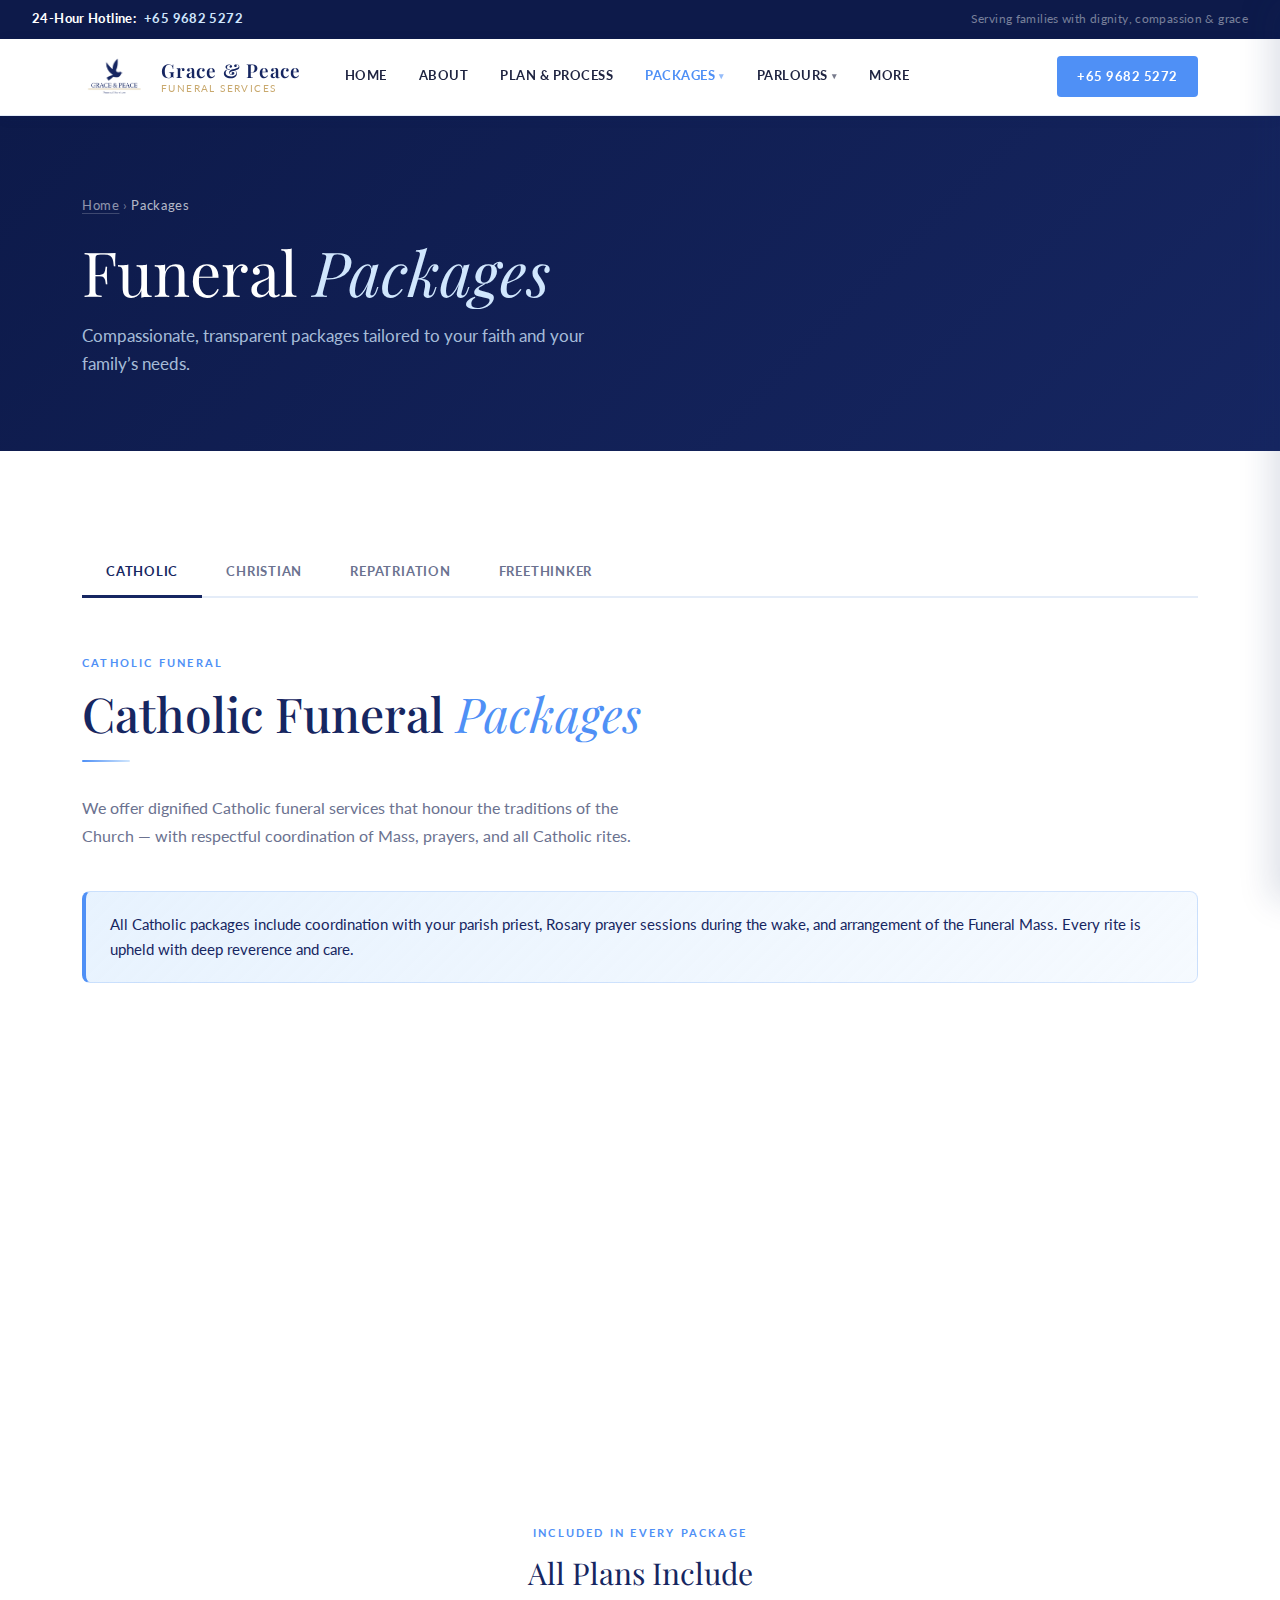
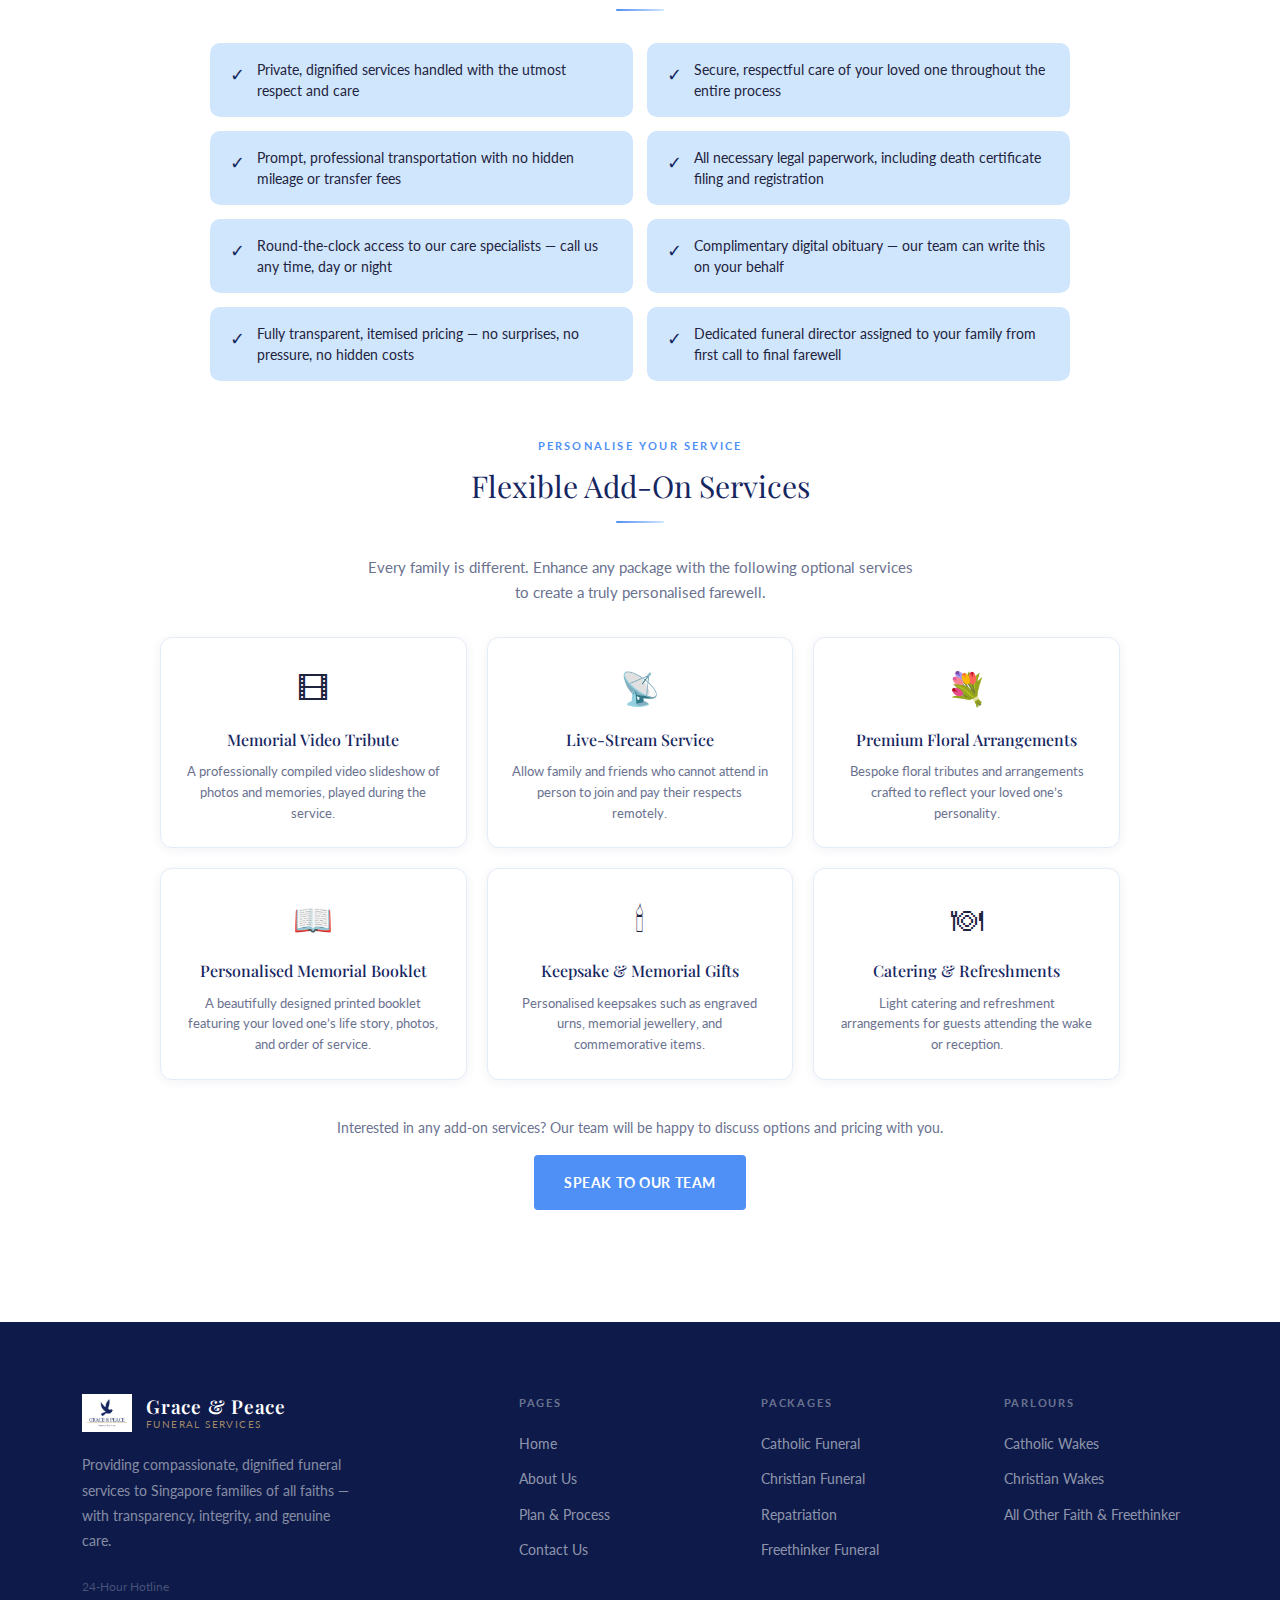
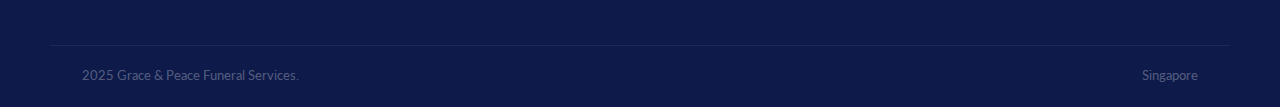
<file: packages2.html>
<!DOCTYPE html>
<html lang="en">
<head>
<meta charset="UTF-8">
<meta name="viewport" content="width=device-width, initial-scale=1.0">
<meta name="description" content="Transparent funeral packages for Catholic, Christian, Freethinker and Repatriation services. Compassionate care tailored to your faith.">
<title>Packages | Grace & Peace Funeral Services</title>
<link rel="stylesheet" href="style.css">
</head>
<body>
<!-- UTILITY BAR -->
<div class="utility-bar">
  <div class="util-hotline">
    24-Hour Hotline: <a href="tel:+6596825272">+65 9682 5272</a>
  </div>
  <div class="util-tagline">Serving families with dignity, compassion &amp; grace</div>
</div>

<!-- HEADER / NAVBAR -->
<header>
  <nav>
    <a href="index.html" class="logo">
      <img src="images/logo.png" alt="logo" style="width: 65px;">
      <div class="logo-text">
        <span class="logo-name">Grace &amp; Peace</span>
        <span class="logo-sub">Funeral Services</span>
      </div>
    </a>
    <div class="nav-links">
      <div class="nav-item">
        <a href="index.html" class="nav-btn" data-page="home">Home</a>
      </div>
      <div class="nav-item">
        <a href="about.html" class="nav-btn" data-page="about">About</a>
      </div>
      <div class="nav-item">
        <a href="plan_and_process.html" class="nav-btn" data-page="plan">Plan &amp; Process</a>
      </div>
      <div class="nav-item">
        <a href="packages.html" class="nav-btn  active" data-page="packages">Packages <span class="nav-chevron">&#9662;</span></a>
        <div class="dropdown">
          <a href="packages.html?tab=catholic" class="drop-item">Catholic Funeral</a>
          <a href="packages.html?tab=christian" class="drop-item">Christian Funeral</a>
          <a href="packages.html?tab=repatriation" class="drop-item">Repatriation</a>
          <a href="packages.html?tab=freethinker" class="drop-item">Freethinker Funeral</a>
        </div>
      </div>
      <div class="nav-item">
        <a href="parlours.html" class="nav-btn" data-page="parlours">Parlours <span class="nav-chevron">&#9662;</span></a>
        <div class="dropdown">
          <a href="parlours.html?tab=catholic-wakes" class="drop-item">Catholic Wakes</a>
          <a href="parlours.html?tab=christian-wakes" class="drop-item">Christian Wakes</a>
          <a href="parlours.html?tab=all-faith" class="drop-item">All Other Faith &amp; Freethinker</a>
        </div>
      </div>
      <div class="nav-item">
        <a href="more.html" class="nav-btn" data-page="more">More</a>
      </div>
    </div>
    <div class="nav-right">
      <a href="tel:+6596825272" class="nav-hotline-btn">+65 9682 5272</a>
    </div>
    <button class="hamburger" id="hamburgerBtn" onclick="toggleMobile()" aria-label="Open menu">
      <span></span><span></span><span></span>
    </button>
  </nav>
</header>

<!-- MOBILE OVERLAY -->
<div class="mobile-overlay" id="mobileOverlay"></div>
<div class="mobile-menu" id="mobileMenu">
  <div class="mobile-menu-head">
    <img src="images/logo.png" alt="logo" style="width:48px;">
    <button class="mobile-close" onclick="closeMobile()">&#x2715;</button>
  </div>
  <div class="mobile-nav">
    <a href="index.html" class="mobile-nav-btn">Home</a>
    <a href="about.html" class="mobile-nav-btn">About</a>
    <a href="plan_and_process.html" class="mobile-nav-btn">Plan &amp; Process</a>
    <button class="mobile-nav-btn" onclick="toggleMobileSub('mob-pkg')">Packages &#9662;</button>
    <div class="mobile-sub" id="mob-pkg">
      <a href="packages.html?tab=catholic" class="mobile-sub-btn">Catholic Funeral</a>
      <a href="packages.html?tab=christian" class="mobile-sub-btn">Christian Funeral</a>
      <a href="packages.html?tab=repatriation" class="mobile-sub-btn">Repatriation</a>
      <a href="packages.html?tab=freethinker" class="mobile-sub-btn">Freethinker Funeral</a>
    </div>
    <button class="mobile-nav-btn" onclick="toggleMobileSub('mob-par')">Parlours &#9662;</button>
    <div class="mobile-sub" id="mob-par">
      <a href="parlours.html?tab=catholic-wakes" class="mobile-sub-btn">Catholic Wakes</a>
      <a href="parlours.html?tab=christian-wakes" class="mobile-sub-btn">Christian Wakes</a>
      <a href="parlours.html?tab=all-faith" class="mobile-sub-btn">All Other Faith &amp; Freethinker</a>
    </div>
    <a href="more.html" class="mobile-nav-btn">More</a>
  </div>
  <div class="mobile-footer">
    <a href="tel:+6596825272" class="btn btn-primary" style="width:100%; justify-content:center; border-radius:4px;">Call +65 9682 5272</a>
  </div>
</div>

<div class="page-hero">
  <div class="page-hero-bg"></div>
  <div class="container">
    <div class="breadcrumb"><a href="index.html">Home</a> &rsaquo; <span>Packages</span></div>
    <h1>Funeral <em>Packages</em></h1>
    <p>Compassionate, transparent packages tailored to your faith and your family&rsquo;s needs.</p>
  </div>
</div>

<section class="section">
  <div class="container">
    <div class="subtabs-wrap">
      <div class="subtabs" id="pkg-tabs">
        <button class="subtab active" data-sub="catholic"     onclick="showPackage('catholic')">Catholic</button>
        <button class="subtab"        data-sub="christian"    onclick="showPackage('christian')">Christian</button>
        <button class="subtab"        data-sub="repatriation" onclick="showPackage('repatriation')">Repatriation</button>
        <button class="subtab"        data-sub="freethinker"  onclick="showPackage('freethinker')">Freethinker</button>
      </div>
    </div>

    <!-- CATHOLIC -->
    <div class="subpage-content pkg-subpage active" id="pkg-catholic">
      <div style="margin-bottom:40px;">
        <div class="eyebrow">Catholic Funeral</div>
        <h2 class="section-title">Catholic Funeral <em>Packages</em></h2>
        <div class="divider"></div>
        <p class="section-body">We offer dignified Catholic funeral services that honour the traditions of the Church &mdash; with respectful coordination of Mass, prayers, and all Catholic rites.</p>
      </div>
      <div class="highlight-box"><p>All Catholic packages include coordination with your parish priest, Rosary prayer sessions during the wake, and arrangement of the Funeral Mass. Every rite is upheld with deep reverence and care.</p></div>
      <div class="pkg-grid" style="margin-top:36px;">
        <div class="pkg-card">
          <div class="pkg-head alt"><h3>Standard</h3><div class="pkg-price-note">Contact us for transparent, itemised pricing</div></div>
          <div class="pkg-body">
            <div class="pkg-item"><span class="pkg-check">&#10003;</span> Transfer of deceased to parlour</div>
            <div class="pkg-item"><span class="pkg-check">&#10003;</span> 3-day wake at our parlour</div>
            <div class="pkg-item"><span class="pkg-check">&#10003;</span> Basic casket selection</div>
            <div class="pkg-item"><span class="pkg-check">&#10003;</span> Rosary prayers coordination</div>
            <div class="pkg-item"><span class="pkg-check">&#10003;</span> Funeral Mass arrangement</div>
            <div class="pkg-item"><span class="pkg-check">&#10003;</span> Cremation / burial coordination</div>
            <div class="pkg-item"><span class="pkg-check">&#10003;</span> Death registration assistance</div>
          </div>
        </div>
        <div class="pkg-card featured">
          <div class="pkg-badge">Most Popular</div>
          <div class="pkg-head"><h3>Premium</h3><div class="pkg-price-note">The choice of most families we serve</div></div>
          <div class="pkg-body">
            <div class="pkg-item"><span class="pkg-check">&#10003;</span> Everything in Essentials</div>
            <div class="pkg-item"><span class="pkg-check">&#10003;</span> Premium casket selection</div>
            <div class="pkg-item"><span class="pkg-check">&#10003;</span> Floral arrangements</div>
            <div class="pkg-item"><span class="pkg-check">&#10003;</span> Embalming services</div>
            <div class="pkg-item"><span class="pkg-check">&#10003;</span> Printed memorial booklets</div>
            <div class="pkg-item"><span class="pkg-check">&#10003;</span> Canopy &amp; seating setup</div>
            <div class="pkg-item"><span class="pkg-check">&#10003;</span> Dedicated funeral director</div>
          </div>
        </div>
        <div class="pkg-card">
          <div class="pkg-head alt"><h3>Deluxe</h3><div class="pkg-price-note">Fully customised, bespoke arrangement</div></div>
          <div class="pkg-body">
            <div class="pkg-item"><span class="pkg-check">&#10003;</span> Everything in Standard</div>
            <div class="pkg-item"><span class="pkg-check">&#10003;</span> Choice of premium parlour</div>
            <div class="pkg-item"><span class="pkg-check">&#10003;</span> Live-stream service option</div>
            <div class="pkg-item"><span class="pkg-check">&#10003;</span> Memorial photo slideshow</div>
            <div class="pkg-item"><span class="pkg-check">&#10003;</span> Custom floral tribute display</div>
            <div class="pkg-item"><span class="pkg-check">&#10003;</span> Personalised memorial keepsakes</div>
            <div class="pkg-item"><span class="pkg-check">&#10003;</span> Post-funeral follow-up support</div>
          </div>
        </div>
      </div>

      <div style="margin-top:56px;">
        <div style="text-align:center; margin-bottom:32px;">
          <div class="eyebrow">Included in Every Package</div>
          <h3 style="font-family:'Playfair Display',serif; font-size:30px; font-weight:400; color:var(--navy); margin-bottom:12px;">All Plans Include</h3>
          <div class="divider center"></div>
        </div>
        <div style="display:grid; grid-template-columns:repeat(2,1fr); gap:14px; max-width:860px; margin:0 auto;">
          <div style="display:flex;align-items:flex-start;gap:12px;background:var(--sky);border-radius:10px;padding:16px 20px;"><span style="color:var(--navy);font-size:18px;flex-shrink:0;margin-top:1px;">&#10003;</span><span style="font-size:14px;color:var(--text);line-height:1.5;">Private, dignified services handled with the utmost respect and care</span></div>
          <div style="display:flex;align-items:flex-start;gap:12px;background:var(--sky);border-radius:10px;padding:16px 20px;"><span style="color:var(--navy);font-size:18px;flex-shrink:0;margin-top:1px;">&#10003;</span><span style="font-size:14px;color:var(--text);line-height:1.5;">Secure, respectful care of your loved one throughout the entire process</span></div>
          <div style="display:flex;align-items:flex-start;gap:12px;background:var(--sky);border-radius:10px;padding:16px 20px;"><span style="color:var(--navy);font-size:18px;flex-shrink:0;margin-top:1px;">&#10003;</span><span style="font-size:14px;color:var(--text);line-height:1.5;">Prompt, professional transportation with no hidden mileage or transfer fees</span></div>
          <div style="display:flex;align-items:flex-start;gap:12px;background:var(--sky);border-radius:10px;padding:16px 20px;"><span style="color:var(--navy);font-size:18px;flex-shrink:0;margin-top:1px;">&#10003;</span><span style="font-size:14px;color:var(--text);line-height:1.5;">All necessary legal paperwork, including death certificate filing and registration</span></div>
          <div style="display:flex;align-items:flex-start;gap:12px;background:var(--sky);border-radius:10px;padding:16px 20px;"><span style="color:var(--navy);font-size:18px;flex-shrink:0;margin-top:1px;">&#10003;</span><span style="font-size:14px;color:var(--text);line-height:1.5;">Round-the-clock access to our care specialists &mdash; call us any time, day or night</span></div>
          <div style="display:flex;align-items:flex-start;gap:12px;background:var(--sky);border-radius:10px;padding:16px 20px;"><span style="color:var(--navy);font-size:18px;flex-shrink:0;margin-top:1px;">&#10003;</span><span style="font-size:14px;color:var(--text);line-height:1.5;">Complimentary digital obituary &mdash; our team can write this on your behalf</span></div>
          <div style="display:flex;align-items:flex-start;gap:12px;background:var(--sky);border-radius:10px;padding:16px 20px;"><span style="color:var(--navy);font-size:18px;flex-shrink:0;margin-top:1px;">&#10003;</span><span style="font-size:14px;color:var(--text);line-height:1.5;">Fully transparent, itemised pricing &mdash; no surprises, no pressure, no hidden costs</span></div>
          <div style="display:flex;align-items:flex-start;gap:12px;background:var(--sky);border-radius:10px;padding:16px 20px;"><span style="color:var(--navy);font-size:18px;flex-shrink:0;margin-top:1px;">&#10003;</span><span style="font-size:14px;color:var(--text);line-height:1.5;">Dedicated funeral director assigned to your family from first call to final farewell</span></div>
        </div>
      </div>

      <div style="margin-top:56px; margin-bottom:16px;">
        <div style="text-align:center; margin-bottom:32px;">
          <div class="eyebrow">Personalise Your Service</div>
          <h3 style="font-family:'Playfair Display',serif; font-size:30px; font-weight:400; color:var(--navy); margin-bottom:12px;">Flexible Add-On Services</h3>
          <div class="divider center"></div>
          <p style="font-size:15px; color:var(--muted); max-width:560px; margin:0 auto;">Every family is different. Enhance any package with the following optional services to create a truly personalised farewell.</p>
        </div>
        <div style="display:grid; grid-template-columns:repeat(3,1fr); gap:20px; max-width:960px; margin:0 auto;">
          <div style="background:var(--white);border:1px solid var(--border);border-radius:12px;padding:24px;text-align:center;box-shadow:0 2px 12px rgba(22,38,97,.06);transition:all .25s;" onmouseover="this.style.transform='translateY(-4px)';this.style.boxShadow='0 8px 28px rgba(22,38,97,.12)'" onmouseout="this.style.transform='';this.style.boxShadow='0 2px 12px rgba(22,38,97,.06)'"><div style="font-size:32px;margin-bottom:12px;">&#127902;</div><div style="font-family:'Playfair Display',serif;font-size:16px;font-weight:500;color:var(--navy);margin-bottom:8px;">Memorial Video Tribute</div><div style="font-size:13px;color:var(--muted);line-height:1.6;">A professionally compiled video slideshow of photos and memories, played during the service.</div></div>
          <div style="background:var(--white);border:1px solid var(--border);border-radius:12px;padding:24px;text-align:center;box-shadow:0 2px 12px rgba(22,38,97,.06);transition:all .25s;" onmouseover="this.style.transform='translateY(-4px)';this.style.boxShadow='0 8px 28px rgba(22,38,97,.12)'" onmouseout="this.style.transform='';this.style.boxShadow='0 2px 12px rgba(22,38,97,.06)'"><div style="font-size:32px;margin-bottom:12px;">&#128225;</div><div style="font-family:'Playfair Display',serif;font-size:16px;font-weight:500;color:var(--navy);margin-bottom:8px;">Live-Stream Service</div><div style="font-size:13px;color:var(--muted);line-height:1.6;">Allow family and friends who cannot attend in person to join and pay their respects remotely.</div></div>
          <div style="background:var(--white);border:1px solid var(--border);border-radius:12px;padding:24px;text-align:center;box-shadow:0 2px 12px rgba(22,38,97,.06);transition:all .25s;" onmouseover="this.style.transform='translateY(-4px)';this.style.boxShadow='0 8px 28px rgba(22,38,97,.12)'" onmouseout="this.style.transform='';this.style.boxShadow='0 2px 12px rgba(22,38,97,.06)'"><div style="font-size:32px;margin-bottom:12px;">&#128144;</div><div style="font-family:'Playfair Display',serif;font-size:16px;font-weight:500;color:var(--navy);margin-bottom:8px;">Premium Floral Arrangements</div><div style="font-size:13px;color:var(--muted);line-height:1.6;">Bespoke floral tributes and arrangements crafted to reflect your loved one&rsquo;s personality.</div></div>
          <div style="background:var(--white);border:1px solid var(--border);border-radius:12px;padding:24px;text-align:center;box-shadow:0 2px 12px rgba(22,38,97,.06);transition:all .25s;" onmouseover="this.style.transform='translateY(-4px)';this.style.boxShadow='0 8px 28px rgba(22,38,97,.12)'" onmouseout="this.style.transform='';this.style.boxShadow='0 2px 12px rgba(22,38,97,.06)'"><div style="font-size:32px;margin-bottom:12px;">&#128214;</div><div style="font-family:'Playfair Display',serif;font-size:16px;font-weight:500;color:var(--navy);margin-bottom:8px;">Personalised Memorial Booklet</div><div style="font-size:13px;color:var(--muted);line-height:1.6;">A beautifully designed printed booklet featuring your loved one&rsquo;s life story, photos, and order of service.</div></div>
          <div style="background:var(--white);border:1px solid var(--border);border-radius:12px;padding:24px;text-align:center;box-shadow:0 2px 12px rgba(22,38,97,.06);transition:all .25s;" onmouseover="this.style.transform='translateY(-4px)';this.style.boxShadow='0 8px 28px rgba(22,38,97,.12)'" onmouseout="this.style.transform='';this.style.boxShadow='0 2px 12px rgba(22,38,97,.06)'"><div style="font-size:32px;margin-bottom:12px;">🕯</div><div style="font-family:'Playfair Display',serif;font-size:16px;font-weight:500;color:var(--navy);margin-bottom:8px;">Keepsake &amp; Memorial Gifts</div><div style="font-size:13px;color:var(--muted);line-height:1.6;">Personalised keepsakes such as engraved urns, memorial jewellery, and commemorative items.</div></div>
          <div style="background:var(--white);border:1px solid var(--border);border-radius:12px;padding:24px;text-align:center;box-shadow:0 2px 12px rgba(22,38,97,.06);transition:all .25s;" onmouseover="this.style.transform='translateY(-4px)';this.style.boxShadow='0 8px 28px rgba(22,38,97,.12)'" onmouseout="this.style.transform='';this.style.boxShadow='0 2px 12px rgba(22,38,97,.06)'"><div style="font-size:32px;margin-bottom:12px;">&#127869;</div><div style="font-family:'Playfair Display',serif;font-size:16px;font-weight:500;color:var(--navy);margin-bottom:8px;">Catering &amp; Refreshments</div><div style="font-size:13px;color:var(--muted);line-height:1.6;">Light catering and refreshment arrangements for guests attending the wake or reception.</div></div>
        </div>
        <div style="text-align:center; margin-top:36px;">
          <p style="font-size:14px; color:var(--muted); margin-bottom:16px;">Interested in any add-on services? Our team will be happy to discuss options and pricing with you.</p>
          <a href="tel:+6596825272" class="btn btn-primary">Speak to Our Team</a>
        </div>
      </div>

    </div>

    <!-- CHRISTIAN -->
    <div class="subpage-content pkg-subpage" id="pkg-christian">
      <div style="margin-bottom:40px;">
        <div class="eyebrow">Christian Funeral</div>
        <h2 class="section-title">Christian Funeral <em>Packages</em></h2>
        <div class="divider"></div>
        <p class="section-body">Faith-centred Christian funeral services with hymns, scripture readings, and pastoral coordination &mdash; honouring your loved one&rsquo;s commitment to their faith.</p>
      </div>
      <div class="highlight-box"><p>We work closely with your pastor or church to ensure the service reflects your faith community&rsquo;s traditions. All packages include coordination with your church, hymn arrangement, and pastoral support throughout the wake.</p></div>
      <div class="pkg-grid" style="margin-top:36px;">
        <div class="pkg-card">
          <div class="pkg-head alt"><h3>Standard</h3><div class="pkg-price-note">Contact us for transparent, itemised pricing</div></div>
          <div class="pkg-body">
            <div class="pkg-item"><span class="pkg-check">&#10003;</span> Transfer of deceased to parlour</div>
            <div class="pkg-item"><span class="pkg-check">&#10003;</span> 3-day wake at our parlour</div>
            <div class="pkg-item"><span class="pkg-check">&#10003;</span> Basic casket selection</div>
            <div class="pkg-item"><span class="pkg-check">&#10003;</span> Church / pastoral coordination</div>
            <div class="pkg-item"><span class="pkg-check">&#10003;</span> Hymn &amp; music arrangement</div>
            <div class="pkg-item"><span class="pkg-check">&#10003;</span> Death registration assistance</div>
            <div class="pkg-item"><span class="pkg-check">&#10003;</span> Cremation / burial coordination</div>
          </div>
        </div>
        <div class="pkg-card featured">
          <div class="pkg-badge">Most Popular</div>
          <div class="pkg-head"><h3>Premium</h3><div class="pkg-price-note">The choice of most families we serve</div></div>
          <div class="pkg-body">
            <div class="pkg-item"><span class="pkg-check">&#10003;</span> Everything in Essentials</div>
            <div class="pkg-item"><span class="pkg-check">&#10003;</span> Premium casket selection</div>
            <div class="pkg-item"><span class="pkg-check">&#10003;</span> Floral arrangements</div>
            <div class="pkg-item"><span class="pkg-check">&#10003;</span> Embalming services</div>
            <div class="pkg-item"><span class="pkg-check">&#10003;</span> Printed memorial booklets</div>
            <div class="pkg-item"><span class="pkg-check">&#10003;</span> Audio-visual setup for worship</div>
            <div class="pkg-item"><span class="pkg-check">&#10003;</span> Dedicated funeral director</div>
          </div>
        </div>
        <div class="pkg-card">
          <div class="pkg-head alt"><h3>Deluxe</h3><div class="pkg-price-note">Fully customised, bespoke arrangement</div></div>
          <div class="pkg-body">
            <div class="pkg-item"><span class="pkg-check">&#10003;</span> Everything in Standard</div>
            <div class="pkg-item"><span class="pkg-check">&#10003;</span> Premium parlour selection</div>
            <div class="pkg-item"><span class="pkg-check">&#10003;</span> Live-stream service option</div>
            <div class="pkg-item"><span class="pkg-check">&#10003;</span> Memorial photo tribute</div>
            <div class="pkg-item"><span class="pkg-check">&#10003;</span> Custom floral display</div>
            <div class="pkg-item"><span class="pkg-check">&#10003;</span> Personalised memorial keepsakes</div>
            <div class="pkg-item"><span class="pkg-check">&#10003;</span> Post-funeral support</div>
          </div>
        </div>
      </div>

      <div style="margin-top:56px;">
        <div style="text-align:center; margin-bottom:32px;">
          <div class="eyebrow">Included in Every Package</div>
          <h3 style="font-family:'Playfair Display',serif; font-size:30px; font-weight:400; color:var(--navy); margin-bottom:12px;">All Plans Include</h3>
          <div class="divider center"></div>
        </div>
        <div style="display:grid; grid-template-columns:repeat(2,1fr); gap:14px; max-width:860px; margin:0 auto;">
          <div style="display:flex;align-items:flex-start;gap:12px;background:var(--sky);border-radius:10px;padding:16px 20px;"><span style="color:var(--navy);font-size:18px;flex-shrink:0;margin-top:1px;">&#10003;</span><span style="font-size:14px;color:var(--text);line-height:1.5;">Private, dignified services handled with the utmost respect and care</span></div>
          <div style="display:flex;align-items:flex-start;gap:12px;background:var(--sky);border-radius:10px;padding:16px 20px;"><span style="color:var(--navy);font-size:18px;flex-shrink:0;margin-top:1px;">&#10003;</span><span style="font-size:14px;color:var(--text);line-height:1.5;">Secure, respectful care of your loved one throughout the entire process</span></div>
          <div style="display:flex;align-items:flex-start;gap:12px;background:var(--sky);border-radius:10px;padding:16px 20px;"><span style="color:var(--navy);font-size:18px;flex-shrink:0;margin-top:1px;">&#10003;</span><span style="font-size:14px;color:var(--text);line-height:1.5;">Prompt, professional transportation with no hidden mileage or transfer fees</span></div>
          <div style="display:flex;align-items:flex-start;gap:12px;background:var(--sky);border-radius:10px;padding:16px 20px;"><span style="color:var(--navy);font-size:18px;flex-shrink:0;margin-top:1px;">&#10003;</span><span style="font-size:14px;color:var(--text);line-height:1.5;">All necessary legal paperwork, including death certificate filing and registration</span></div>
          <div style="display:flex;align-items:flex-start;gap:12px;background:var(--sky);border-radius:10px;padding:16px 20px;"><span style="color:var(--navy);font-size:18px;flex-shrink:0;margin-top:1px;">&#10003;</span><span style="font-size:14px;color:var(--text);line-height:1.5;">Round-the-clock access to our care specialists &mdash; call us any time, day or night</span></div>
          <div style="display:flex;align-items:flex-start;gap:12px;background:var(--sky);border-radius:10px;padding:16px 20px;"><span style="color:var(--navy);font-size:18px;flex-shrink:0;margin-top:1px;">&#10003;</span><span style="font-size:14px;color:var(--text);line-height:1.5;">Complimentary digital obituary &mdash; our team can write this on your behalf</span></div>
          <div style="display:flex;align-items:flex-start;gap:12px;background:var(--sky);border-radius:10px;padding:16px 20px;"><span style="color:var(--navy);font-size:18px;flex-shrink:0;margin-top:1px;">&#10003;</span><span style="font-size:14px;color:var(--text);line-height:1.5;">Fully transparent, itemised pricing &mdash; no surprises, no pressure, no hidden costs</span></div>
          <div style="display:flex;align-items:flex-start;gap:12px;background:var(--sky);border-radius:10px;padding:16px 20px;"><span style="color:var(--navy);font-size:18px;flex-shrink:0;margin-top:1px;">&#10003;</span><span style="font-size:14px;color:var(--text);line-height:1.5;">Dedicated funeral director assigned to your family from first call to final farewell</span></div>
        </div>
      </div>

      <div style="margin-top:56px; margin-bottom:16px;">
        <div style="text-align:center; margin-bottom:32px;">
          <div class="eyebrow">Personalise Your Service</div>
          <h3 style="font-family:'Playfair Display',serif; font-size:30px; font-weight:400; color:var(--navy); margin-bottom:12px;">Flexible Add-On Services</h3>
          <div class="divider center"></div>
          <p style="font-size:15px; color:var(--muted); max-width:560px; margin:0 auto;">Every family is different. Enhance any package with the following optional services to create a truly personalised farewell.</p>
        </div>
        <div style="display:grid; grid-template-columns:repeat(3,1fr); gap:20px; max-width:960px; margin:0 auto;">
          <div style="background:var(--white);border:1px solid var(--border);border-radius:12px;padding:24px;text-align:center;box-shadow:0 2px 12px rgba(22,38,97,.06);transition:all .25s;" onmouseover="this.style.transform='translateY(-4px)';this.style.boxShadow='0 8px 28px rgba(22,38,97,.12)'" onmouseout="this.style.transform='';this.style.boxShadow='0 2px 12px rgba(22,38,97,.06)'"><div style="font-size:32px;margin-bottom:12px;">&#127902;</div><div style="font-family:'Playfair Display',serif;font-size:16px;font-weight:500;color:var(--navy);margin-bottom:8px;">Memorial Video Tribute</div><div style="font-size:13px;color:var(--muted);line-height:1.6;">A professionally compiled video slideshow of photos and memories, played during the service.</div></div>
          <div style="background:var(--white);border:1px solid var(--border);border-radius:12px;padding:24px;text-align:center;box-shadow:0 2px 12px rgba(22,38,97,.06);transition:all .25s;" onmouseover="this.style.transform='translateY(-4px)';this.style.boxShadow='0 8px 28px rgba(22,38,97,.12)'" onmouseout="this.style.transform='';this.style.boxShadow='0 2px 12px rgba(22,38,97,.06)'"><div style="font-size:32px;margin-bottom:12px;">&#128225;</div><div style="font-family:'Playfair Display',serif;font-size:16px;font-weight:500;color:var(--navy);margin-bottom:8px;">Live-Stream Service</div><div style="font-size:13px;color:var(--muted);line-height:1.6;">Allow family and friends who cannot attend in person to join and pay their respects remotely.</div></div>
          <div style="background:var(--white);border:1px solid var(--border);border-radius:12px;padding:24px;text-align:center;box-shadow:0 2px 12px rgba(22,38,97,.06);transition:all .25s;" onmouseover="this.style.transform='translateY(-4px)';this.style.boxShadow='0 8px 28px rgba(22,38,97,.12)'" onmouseout="this.style.transform='';this.style.boxShadow='0 2px 12px rgba(22,38,97,.06)'"><div style="font-size:32px;margin-bottom:12px;">&#128144;</div><div style="font-family:'Playfair Display',serif;font-size:16px;font-weight:500;color:var(--navy);margin-bottom:8px;">Premium Floral Arrangements</div><div style="font-size:13px;color:var(--muted);line-height:1.6;">Bespoke floral tributes and arrangements crafted to reflect your loved one&rsquo;s personality.</div></div>
          <div style="background:var(--white);border:1px solid var(--border);border-radius:12px;padding:24px;text-align:center;box-shadow:0 2px 12px rgba(22,38,97,.06);transition:all .25s;" onmouseover="this.style.transform='translateY(-4px)';this.style.boxShadow='0 8px 28px rgba(22,38,97,.12)'" onmouseout="this.style.transform='';this.style.boxShadow='0 2px 12px rgba(22,38,97,.06)'"><div style="font-size:32px;margin-bottom:12px;">&#128214;</div><div style="font-family:'Playfair Display',serif;font-size:16px;font-weight:500;color:var(--navy);margin-bottom:8px;">Personalised Memorial Booklet</div><div style="font-size:13px;color:var(--muted);line-height:1.6;">A beautifully designed printed booklet featuring your loved one&rsquo;s life story, photos, and order of service.</div></div>
          <div style="background:var(--white);border:1px solid var(--border);border-radius:12px;padding:24px;text-align:center;box-shadow:0 2px 12px rgba(22,38,97,.06);transition:all .25s;" onmouseover="this.style.transform='translateY(-4px)';this.style.boxShadow='0 8px 28px rgba(22,38,97,.12)'" onmouseout="this.style.transform='';this.style.boxShadow='0 2px 12px rgba(22,38,97,.06)'"><div style="font-size:32px;margin-bottom:12px;">🕯</div><div style="font-family:'Playfair Display',serif;font-size:16px;font-weight:500;color:var(--navy);margin-bottom:8px;">Keepsake &amp; Memorial Gifts</div><div style="font-size:13px;color:var(--muted);line-height:1.6;">Personalised keepsakes such as engraved urns, memorial jewellery, and commemorative items.</div></div>
          <div style="background:var(--white);border:1px solid var(--border);border-radius:12px;padding:24px;text-align:center;box-shadow:0 2px 12px rgba(22,38,97,.06);transition:all .25s;" onmouseover="this.style.transform='translateY(-4px)';this.style.boxShadow='0 8px 28px rgba(22,38,97,.12)'" onmouseout="this.style.transform='';this.style.boxShadow='0 2px 12px rgba(22,38,97,.06)'"><div style="font-size:32px;margin-bottom:12px;">&#127869;</div><div style="font-family:'Playfair Display',serif;font-size:16px;font-weight:500;color:var(--navy);margin-bottom:8px;">Catering &amp; Refreshments</div><div style="font-size:13px;color:var(--muted);line-height:1.6;">Light catering and refreshment arrangements for guests attending the wake or reception.</div></div>
        </div>
        <div style="text-align:center; margin-top:36px;">
          <p style="font-size:14px; color:var(--muted); margin-bottom:16px;">Interested in any add-on services? Our team will be happy to discuss options and pricing with you.</p>
          <a href="tel:+6596825272" class="btn btn-primary">Speak to Our Team</a>
        </div>
      </div>

    </div>

    <!-- REPATRIATION -->
    <div class="subpage-content pkg-subpage" id="pkg-repatriation">
      <div style="margin-bottom:40px;">
        <div class="eyebrow">Repatriation</div>
        <h2 class="section-title">Repatriation <em>Services</em></h2>
        <div class="divider"></div>
        <p class="section-body">When a loved one passes away overseas or needs to be returned to their home country, our repatriation specialists manage every detail &mdash; with care, compliance, and compassion.</p>
      </div>
      <div class="highlight-box"><p>We handle both inbound repatriation (bringing loved ones to Singapore) and outbound repatriation (returning overseas nationals home), covering full documentation, embalming, airline coordination, and customs clearance.</p></div>
      <div class="pkg-grid" style="margin-top:36px; grid-template-columns:repeat(2,1fr);">
        <div class="pkg-card">
          <div class="pkg-head alt"><h3>Repatriation</h3><div class="pkg-price-note">Bringing your loved one to Singapore</div></div>
          <div class="pkg-body">
            <div class="pkg-item"><span class="pkg-check">&#10003;</span> Coordination with overseas funeral home</div>
            <div class="pkg-item"><span class="pkg-check">&#10003;</span> Embalming &amp; preparation</div>
            <div class="pkg-item"><span class="pkg-check">&#10003;</span> Airfreight coordination</div>
            <div class="pkg-item"><span class="pkg-check">&#10003;</span> Singapore customs clearance</div>
            <div class="pkg-item"><span class="pkg-check">&#10003;</span> Death registration &amp; permits</div>
            <div class="pkg-item"><span class="pkg-check">&#10003;</span> Transfer from airport to parlour</div>
            <div class="pkg-item"><span class="pkg-check">&#10003;</span> 24/7 family liaison</div>
          </div>
        </div>
        <div class="pkg-card featured">
          <div class="pkg-badge">Available Now</div>
          <div class="pkg-head"><h3>Expatriation</h3><div class="pkg-price-note">Returning loved ones to their home country</div></div>
          <div class="pkg-body">
            <div class="pkg-item"><span class="pkg-check">&#10003;</span> Coordination with destination funeral home</div>
            <div class="pkg-item"><span class="pkg-check">&#10003;</span> Embalming &amp; zinc-lined casket</div>
            <div class="pkg-item"><span class="pkg-check">&#10003;</span> Airfreight booking</div>
            <div class="pkg-item"><span class="pkg-check">&#10003;</span> Export permits &amp; documentation</div>
            <div class="pkg-item"><span class="pkg-check">&#10003;</span> Embassy &amp; consulate assistance</div>
            <div class="pkg-item"><span class="pkg-check">&#10003;</span> Death certificate authentication</div>
            <div class="pkg-item"><span class="pkg-check">&#10003;</span> 24/7 family liaison throughout</div>
          </div>
        </div>
      </div>

      <div style="margin-top:56px;">
        <div style="text-align:center; margin-bottom:32px;">
          <div class="eyebrow">Included in Every Package</div>
          <h3 style="font-family:'Playfair Display',serif; font-size:30px; font-weight:400; color:var(--navy); margin-bottom:12px;">All Plans Include</h3>
          <div class="divider center"></div>
        </div>
        <div style="display:grid; grid-template-columns:repeat(2,1fr); gap:14px; max-width:860px; margin:0 auto;">
          <div style="display:flex;align-items:flex-start;gap:12px;background:var(--sky);border-radius:10px;padding:16px 20px;"><span style="color:var(--navy);font-size:18px;flex-shrink:0;margin-top:1px;">&#10003;</span><span style="font-size:14px;color:var(--text);line-height:1.5;">Private, dignified services handled with the utmost respect and care</span></div>
          <div style="display:flex;align-items:flex-start;gap:12px;background:var(--sky);border-radius:10px;padding:16px 20px;"><span style="color:var(--navy);font-size:18px;flex-shrink:0;margin-top:1px;">&#10003;</span><span style="font-size:14px;color:var(--text);line-height:1.5;">Secure, respectful care of your loved one throughout the entire process</span></div>
          <div style="display:flex;align-items:flex-start;gap:12px;background:var(--sky);border-radius:10px;padding:16px 20px;"><span style="color:var(--navy);font-size:18px;flex-shrink:0;margin-top:1px;">&#10003;</span><span style="font-size:14px;color:var(--text);line-height:1.5;">Prompt, professional transportation with no hidden mileage or transfer fees</span></div>
          <div style="display:flex;align-items:flex-start;gap:12px;background:var(--sky);border-radius:10px;padding:16px 20px;"><span style="color:var(--navy);font-size:18px;flex-shrink:0;margin-top:1px;">&#10003;</span><span style="font-size:14px;color:var(--text);line-height:1.5;">All necessary legal paperwork, including death certificate filing and registration</span></div>
          <div style="display:flex;align-items:flex-start;gap:12px;background:var(--sky);border-radius:10px;padding:16px 20px;"><span style="color:var(--navy);font-size:18px;flex-shrink:0;margin-top:1px;">&#10003;</span><span style="font-size:14px;color:var(--text);line-height:1.5;">Round-the-clock access to our care specialists &mdash; call us any time, day or night</span></div>
          <div style="display:flex;align-items:flex-start;gap:12px;background:var(--sky);border-radius:10px;padding:16px 20px;"><span style="color:var(--navy);font-size:18px;flex-shrink:0;margin-top:1px;">&#10003;</span><span style="font-size:14px;color:var(--text);line-height:1.5;">Complimentary digital obituary &mdash; our team can write this on your behalf</span></div>
          <div style="display:flex;align-items:flex-start;gap:12px;background:var(--sky);border-radius:10px;padding:16px 20px;"><span style="color:var(--navy);font-size:18px;flex-shrink:0;margin-top:1px;">&#10003;</span><span style="font-size:14px;color:var(--text);line-height:1.5;">Fully transparent, itemised pricing &mdash; no surprises, no pressure, no hidden costs</span></div>
          <div style="display:flex;align-items:flex-start;gap:12px;background:var(--sky);border-radius:10px;padding:16px 20px;"><span style="color:var(--navy);font-size:18px;flex-shrink:0;margin-top:1px;">&#10003;</span><span style="font-size:14px;color:var(--text);line-height:1.5;">Dedicated funeral director assigned to your family from first call to final farewell</span></div>
        </div>
      </div>

      <div style="margin-top:56px; margin-bottom:16px;">
        <div style="text-align:center; margin-bottom:32px;">
          <div class="eyebrow">Personalise Your Service</div>
          <h3 style="font-family:'Playfair Display',serif; font-size:30px; font-weight:400; color:var(--navy); margin-bottom:12px;">Flexible Add-On Services</h3>
          <div class="divider center"></div>
          <p style="font-size:15px; color:var(--muted); max-width:560px; margin:0 auto;">Every family is different. Enhance any package with the following optional services to create a truly personalised farewell.</p>
        </div>
        <div style="display:grid; grid-template-columns:repeat(3,1fr); gap:20px; max-width:960px; margin:0 auto;">
          <div style="background:var(--white);border:1px solid var(--border);border-radius:12px;padding:24px;text-align:center;box-shadow:0 2px 12px rgba(22,38,97,.06);transition:all .25s;" onmouseover="this.style.transform='translateY(-4px)';this.style.boxShadow='0 8px 28px rgba(22,38,97,.12)'" onmouseout="this.style.transform='';this.style.boxShadow='0 2px 12px rgba(22,38,97,.06)'"><div style="font-size:32px;margin-bottom:12px;">&#127902;</div><div style="font-family:'Playfair Display',serif;font-size:16px;font-weight:500;color:var(--navy);margin-bottom:8px;">Memorial Video Tribute</div><div style="font-size:13px;color:var(--muted);line-height:1.6;">A professionally compiled video slideshow of photos and memories, played during the service.</div></div>
          <div style="background:var(--white);border:1px solid var(--border);border-radius:12px;padding:24px;text-align:center;box-shadow:0 2px 12px rgba(22,38,97,.06);transition:all .25s;" onmouseover="this.style.transform='translateY(-4px)';this.style.boxShadow='0 8px 28px rgba(22,38,97,.12)'" onmouseout="this.style.transform='';this.style.boxShadow='0 2px 12px rgba(22,38,97,.06)'"><div style="font-size:32px;margin-bottom:12px;">&#128225;</div><div style="font-family:'Playfair Display',serif;font-size:16px;font-weight:500;color:var(--navy);margin-bottom:8px;">Live-Stream Service</div><div style="font-size:13px;color:var(--muted);line-height:1.6;">Allow family and friends who cannot attend in person to join and pay their respects remotely.</div></div>
          <div style="background:var(--white);border:1px solid var(--border);border-radius:12px;padding:24px;text-align:center;box-shadow:0 2px 12px rgba(22,38,97,.06);transition:all .25s;" onmouseover="this.style.transform='translateY(-4px)';this.style.boxShadow='0 8px 28px rgba(22,38,97,.12)'" onmouseout="this.style.transform='';this.style.boxShadow='0 2px 12px rgba(22,38,97,.06)'"><div style="font-size:32px;margin-bottom:12px;">&#128144;</div><div style="font-family:'Playfair Display',serif;font-size:16px;font-weight:500;color:var(--navy);margin-bottom:8px;">Premium Floral Arrangements</div><div style="font-size:13px;color:var(--muted);line-height:1.6;">Bespoke floral tributes and arrangements crafted to reflect your loved one&rsquo;s personality.</div></div>
          <div style="background:var(--white);border:1px solid var(--border);border-radius:12px;padding:24px;text-align:center;box-shadow:0 2px 12px rgba(22,38,97,.06);transition:all .25s;" onmouseover="this.style.transform='translateY(-4px)';this.style.boxShadow='0 8px 28px rgba(22,38,97,.12)'" onmouseout="this.style.transform='';this.style.boxShadow='0 2px 12px rgba(22,38,97,.06)'"><div style="font-size:32px;margin-bottom:12px;">&#128214;</div><div style="font-family:'Playfair Display',serif;font-size:16px;font-weight:500;color:var(--navy);margin-bottom:8px;">Personalised Memorial Booklet</div><div style="font-size:13px;color:var(--muted);line-height:1.6;">A beautifully designed printed booklet featuring your loved one&rsquo;s life story, photos, and order of service.</div></div>
          <div style="background:var(--white);border:1px solid var(--border);border-radius:12px;padding:24px;text-align:center;box-shadow:0 2px 12px rgba(22,38,97,.06);transition:all .25s;" onmouseover="this.style.transform='translateY(-4px)';this.style.boxShadow='0 8px 28px rgba(22,38,97,.12)'" onmouseout="this.style.transform='';this.style.boxShadow='0 2px 12px rgba(22,38,97,.06)'"><div style="font-size:32px;margin-bottom:12px;">🕯</div><div style="font-family:'Playfair Display',serif;font-size:16px;font-weight:500;color:var(--navy);margin-bottom:8px;">Keepsake &amp; Memorial Gifts</div><div style="font-size:13px;color:var(--muted);line-height:1.6;">Personalised keepsakes such as engraved urns, memorial jewellery, and commemorative items.</div></div>
          <div style="background:var(--white);border:1px solid var(--border);border-radius:12px;padding:24px;text-align:center;box-shadow:0 2px 12px rgba(22,38,97,.06);transition:all .25s;" onmouseover="this.style.transform='translateY(-4px)';this.style.boxShadow='0 8px 28px rgba(22,38,97,.12)'" onmouseout="this.style.transform='';this.style.boxShadow='0 2px 12px rgba(22,38,97,.06)'"><div style="font-size:32px;margin-bottom:12px;">&#127869;</div><div style="font-family:'Playfair Display',serif;font-size:16px;font-weight:500;color:var(--navy);margin-bottom:8px;">Catering &amp; Refreshments</div><div style="font-size:13px;color:var(--muted);line-height:1.6;">Light catering and refreshment arrangements for guests attending the wake or reception.</div></div>
        </div>
        <div style="text-align:center; margin-top:36px;">
          <p style="font-size:14px; color:var(--muted); margin-bottom:16px;">Interested in any add-on services? Our team will be happy to discuss options and pricing with you.</p>
          <a href="tel:+6596825272" class="btn btn-primary">Speak to Our Team</a>
        </div>
      </div>

    </div>

    <!-- FREETHINKER -->
    <div class="subpage-content pkg-subpage" id="pkg-freethinker">
      <div style="margin-bottom:40px;">
        <div class="eyebrow">Freethinker Funeral</div>
        <h2 class="section-title">Freethinker Funeral <em>Packages</em></h2>
        <div class="divider"></div>
        <p class="section-body">A personalised, non-religious farewell that celebrates the unique life, personality, and legacy of your loved one &mdash; tailored entirely around your family&rsquo;s wishes.</p>
      </div>
      <div class="highlight-box"><p>Freethinker packages are fully customisable with no prescribed rituals. Every detail &mdash; from the music to the d&eacute;cor &mdash; is designed to reflect who your loved one truly was.</p></div>
      <div class="pkg-grid" style="margin-top:36px;">
        <div class="pkg-card">
          <div class="pkg-head alt"><h3>Standard</h3><div class="pkg-price-note">Contact us for transparent, itemised pricing</div></div>
          <div class="pkg-body">
            <div class="pkg-item"><span class="pkg-check">&#10003;</span> Transfer of deceased to parlour</div>
            <div class="pkg-item"><span class="pkg-check">&#10003;</span> 3-day wake at our parlour</div>
            <div class="pkg-item"><span class="pkg-check">&#10003;</span> Basic casket selection</div>
            <div class="pkg-item"><span class="pkg-check">&#10003;</span> Personalised music &amp; audio setup</div>
            <div class="pkg-item"><span class="pkg-check">&#10003;</span> Death registration assistance</div>
            <div class="pkg-item"><span class="pkg-check">&#10003;</span> Cremation coordination</div>
          </div>
        </div>
        <div class="pkg-card featured">
          <div class="pkg-badge">Most Popular</div>
          <div class="pkg-head"><h3>Premium</h3><div class="pkg-price-note">Personalised &amp; complete</div></div>
          <div class="pkg-body">
            <div class="pkg-item"><span class="pkg-check">&#10003;</span> Everything in Essentials</div>
            <div class="pkg-item"><span class="pkg-check">&#10003;</span> Embalming services</div>
            <div class="pkg-item"><span class="pkg-check">&#10003;</span> Floral arrangements</div>
            <div class="pkg-item"><span class="pkg-check">&#10003;</span> Memorial photo display</div>
            <div class="pkg-item"><span class="pkg-check">&#10003;</span> Printed memorial booklet</div>
            <div class="pkg-item"><span class="pkg-check">&#10003;</span> Dedicated funeral director</div>
          </div>
        </div>
        <div class="pkg-card">
          <div class="pkg-head alt"><h3>Celebration of Life</h3><div class="pkg-price-note">Bespoke &mdash; fully customised tribute</div></div>
          <div class="pkg-body">
            <div class="pkg-item"><span class="pkg-check">&#10003;</span> Everything in Standard</div>
            <div class="pkg-item"><span class="pkg-check">&#10003;</span> Themed d&eacute;cor &amp; styling</div>
            <div class="pkg-item"><span class="pkg-check">&#10003;</span> Live-stream option</div>
            <div class="pkg-item"><span class="pkg-check">&#10003;</span> Video tribute / slideshow</div>
            <div class="pkg-item"><span class="pkg-check">&#10003;</span> Custom memorial keepsakes</div>
            <div class="pkg-item"><span class="pkg-check">&#10003;</span> Post-funeral support</div>
          </div>
        </div>
      </div>

      <div style="margin-top:56px;">
        <div style="text-align:center; margin-bottom:32px;">
          <div class="eyebrow">Included in Every Package</div>
          <h3 style="font-family:'Playfair Display',serif; font-size:30px; font-weight:400; color:var(--navy); margin-bottom:12px;">All Plans Include</h3>
          <div class="divider center"></div>
        </div>
        <div style="display:grid; grid-template-columns:repeat(2,1fr); gap:14px; max-width:860px; margin:0 auto;">
          <div style="display:flex;align-items:flex-start;gap:12px;background:var(--sky);border-radius:10px;padding:16px 20px;"><span style="color:var(--navy);font-size:18px;flex-shrink:0;margin-top:1px;">&#10003;</span><span style="font-size:14px;color:var(--text);line-height:1.5;">Private, dignified services handled with the utmost respect and care</span></div>
          <div style="display:flex;align-items:flex-start;gap:12px;background:var(--sky);border-radius:10px;padding:16px 20px;"><span style="color:var(--navy);font-size:18px;flex-shrink:0;margin-top:1px;">&#10003;</span><span style="font-size:14px;color:var(--text);line-height:1.5;">Secure, respectful care of your loved one throughout the entire process</span></div>
          <div style="display:flex;align-items:flex-start;gap:12px;background:var(--sky);border-radius:10px;padding:16px 20px;"><span style="color:var(--navy);font-size:18px;flex-shrink:0;margin-top:1px;">&#10003;</span><span style="font-size:14px;color:var(--text);line-height:1.5;">Prompt, professional transportation with no hidden mileage or transfer fees</span></div>
          <div style="display:flex;align-items:flex-start;gap:12px;background:var(--sky);border-radius:10px;padding:16px 20px;"><span style="color:var(--navy);font-size:18px;flex-shrink:0;margin-top:1px;">&#10003;</span><span style="font-size:14px;color:var(--text);line-height:1.5;">All necessary legal paperwork, including death certificate filing and registration</span></div>
          <div style="display:flex;align-items:flex-start;gap:12px;background:var(--sky);border-radius:10px;padding:16px 20px;"><span style="color:var(--navy);font-size:18px;flex-shrink:0;margin-top:1px;">&#10003;</span><span style="font-size:14px;color:var(--text);line-height:1.5;">Round-the-clock access to our care specialists &mdash; call us any time, day or night</span></div>
          <div style="display:flex;align-items:flex-start;gap:12px;background:var(--sky);border-radius:10px;padding:16px 20px;"><span style="color:var(--navy);font-size:18px;flex-shrink:0;margin-top:1px;">&#10003;</span><span style="font-size:14px;color:var(--text);line-height:1.5;">Complimentary digital obituary &mdash; our team can write this on your behalf</span></div>
          <div style="display:flex;align-items:flex-start;gap:12px;background:var(--sky);border-radius:10px;padding:16px 20px;"><span style="color:var(--navy);font-size:18px;flex-shrink:0;margin-top:1px;">&#10003;</span><span style="font-size:14px;color:var(--text);line-height:1.5;">Fully transparent, itemised pricing &mdash; no surprises, no pressure, no hidden costs</span></div>
          <div style="display:flex;align-items:flex-start;gap:12px;background:var(--sky);border-radius:10px;padding:16px 20px;"><span style="color:var(--navy);font-size:18px;flex-shrink:0;margin-top:1px;">&#10003;</span><span style="font-size:14px;color:var(--text);line-height:1.5;">Dedicated funeral director assigned to your family from first call to final farewell</span></div>
        </div>
      </div>

      <div style="margin-top:56px; margin-bottom:16px;">
        <div style="text-align:center; margin-bottom:32px;">
          <div class="eyebrow">Personalise Your Service</div>
          <h3 style="font-family:'Playfair Display',serif; font-size:30px; font-weight:400; color:var(--navy); margin-bottom:12px;">Flexible Add-On Services</h3>
          <div class="divider center"></div>
          <p style="font-size:15px; color:var(--muted); max-width:560px; margin:0 auto;">Every family is different. Enhance any package with the following optional services to create a truly personalised farewell.</p>
        </div>
        <div style="display:grid; grid-template-columns:repeat(3,1fr); gap:20px; max-width:960px; margin:0 auto;">
          <div style="background:var(--white);border:1px solid var(--border);border-radius:12px;padding:24px;text-align:center;box-shadow:0 2px 12px rgba(22,38,97,.06);transition:all .25s;" onmouseover="this.style.transform='translateY(-4px)';this.style.boxShadow='0 8px 28px rgba(22,38,97,.12)'" onmouseout="this.style.transform='';this.style.boxShadow='0 2px 12px rgba(22,38,97,.06)'"><div style="font-size:32px;margin-bottom:12px;">&#127902;</div><div style="font-family:'Playfair Display',serif;font-size:16px;font-weight:500;color:var(--navy);margin-bottom:8px;">Memorial Video Tribute</div><div style="font-size:13px;color:var(--muted);line-height:1.6;">A professionally compiled video slideshow of photos and memories, played during the service.</div></div>
          <div style="background:var(--white);border:1px solid var(--border);border-radius:12px;padding:24px;text-align:center;box-shadow:0 2px 12px rgba(22,38,97,.06);transition:all .25s;" onmouseover="this.style.transform='translateY(-4px)';this.style.boxShadow='0 8px 28px rgba(22,38,97,.12)'" onmouseout="this.style.transform='';this.style.boxShadow='0 2px 12px rgba(22,38,97,.06)'"><div style="font-size:32px;margin-bottom:12px;">&#128225;</div><div style="font-family:'Playfair Display',serif;font-size:16px;font-weight:500;color:var(--navy);margin-bottom:8px;">Live-Stream Service</div><div style="font-size:13px;color:var(--muted);line-height:1.6;">Allow family and friends who cannot attend in person to join and pay their respects remotely.</div></div>
          <div style="background:var(--white);border:1px solid var(--border);border-radius:12px;padding:24px;text-align:center;box-shadow:0 2px 12px rgba(22,38,97,.06);transition:all .25s;" onmouseover="this.style.transform='translateY(-4px)';this.style.boxShadow='0 8px 28px rgba(22,38,97,.12)'" onmouseout="this.style.transform='';this.style.boxShadow='0 2px 12px rgba(22,38,97,.06)'"><div style="font-size:32px;margin-bottom:12px;">&#128144;</div><div style="font-family:'Playfair Display',serif;font-size:16px;font-weight:500;color:var(--navy);margin-bottom:8px;">Premium Floral Arrangements</div><div style="font-size:13px;color:var(--muted);line-height:1.6;">Bespoke floral tributes and arrangements crafted to reflect your loved one&rsquo;s personality.</div></div>
          <div style="background:var(--white);border:1px solid var(--border);border-radius:12px;padding:24px;text-align:center;box-shadow:0 2px 12px rgba(22,38,97,.06);transition:all .25s;" onmouseover="this.style.transform='translateY(-4px)';this.style.boxShadow='0 8px 28px rgba(22,38,97,.12)'" onmouseout="this.style.transform='';this.style.boxShadow='0 2px 12px rgba(22,38,97,.06)'"><div style="font-size:32px;margin-bottom:12px;">&#128214;</div><div style="font-family:'Playfair Display',serif;font-size:16px;font-weight:500;color:var(--navy);margin-bottom:8px;">Personalised Memorial Booklet</div><div style="font-size:13px;color:var(--muted);line-height:1.6;">A beautifully designed printed booklet featuring your loved one&rsquo;s life story, photos, and order of service.</div></div>
          <div style="background:var(--white);border:1px solid var(--border);border-radius:12px;padding:24px;text-align:center;box-shadow:0 2px 12px rgba(22,38,97,.06);transition:all .25s;" onmouseover="this.style.transform='translateY(-4px)';this.style.boxShadow='0 8px 28px rgba(22,38,97,.12)'" onmouseout="this.style.transform='';this.style.boxShadow='0 2px 12px rgba(22,38,97,.06)'"><div style="font-size:32px;margin-bottom:12px;">🕯</div><div style="font-family:'Playfair Display',serif;font-size:16px;font-weight:500;color:var(--navy);margin-bottom:8px;">Keepsake &amp; Memorial Gifts</div><div style="font-size:13px;color:var(--muted);line-height:1.6;">Personalised keepsakes such as engraved urns, memorial jewellery, and commemorative items.</div></div>
          <div style="background:var(--white);border:1px solid var(--border);border-radius:12px;padding:24px;text-align:center;box-shadow:0 2px 12px rgba(22,38,97,.06);transition:all .25s;" onmouseover="this.style.transform='translateY(-4px)';this.style.boxShadow='0 8px 28px rgba(22,38,97,.12)'" onmouseout="this.style.transform='';this.style.boxShadow='0 2px 12px rgba(22,38,97,.06)'"><div style="font-size:32px;margin-bottom:12px;">&#127869;</div><div style="font-family:'Playfair Display',serif;font-size:16px;font-weight:500;color:var(--navy);margin-bottom:8px;">Catering &amp; Refreshments</div><div style="font-size:13px;color:var(--muted);line-height:1.6;">Light catering and refreshment arrangements for guests attending the wake or reception.</div></div>
        </div>
        <div style="text-align:center; margin-top:36px;">
          <p style="font-size:14px; color:var(--muted); margin-bottom:16px;">Interested in any add-on services? Our team will be happy to discuss options and pricing with you.</p>
          <a href="tel:+6596825272" class="btn btn-primary">Speak to Our Team</a>
        </div>
      </div>

    </div>

  </div>
</section>
<!-- FOOTER -->
<footer>
  <div class="footer-main">
    <div class="footer-brand">
      <a href="index.html" class="logo" style="cursor:pointer; margin-bottom:0;">
        <img src="images/logo.png" alt="logo" style="width: 50px;">
        <div class="logo-text">
          <span class="logo-name" style="color:white;">Grace &amp; Peace</span>
          <span class="logo-sub" style="color:rgba(201,169,110,.8);">Funeral Services</span>
        </div>
      </a>
      <p>Providing compassionate, dignified funeral services to Singapore families of all faiths — with transparency, integrity, and genuine care.</p>
      <div style="font-size:12px; color:rgba(255,255,255,.25); margin-top:8px;">24-Hour Hotline</div>
    </div>
    <div>
      <div class="footer-col-h">Pages</div>
      <a href="index.html" class="footer-link">Home</a>
      <a href="about.html" class="footer-link">About Us</a>
      <a href="plan_and_process.html" class="footer-link">Plan &amp; Process</a>
      <a href="more.html" class="footer-link">Contact Us</a>
    </div>
    <div>
      <div class="footer-col-h">Packages</div>
      <a href="packages.html?tab=catholic" class="footer-link">Catholic Funeral</a>
      <a href="packages.html?tab=christian" class="footer-link">Christian Funeral</a>
      <a href="packages.html?tab=repatriation" class="footer-link">Repatriation</a>
      <a href="packages.html?tab=freethinker" class="footer-link">Freethinker Funeral</a>
    </div>
    <div>
      <div class="footer-col-h">Parlours</div>
      <a href="parlours.html?tab=catholic-wakes" class="footer-link">Catholic Wakes</a>
      <a href="parlours.html?tab=christian-wakes" class="footer-link">Christian Wakes</a>
      <a href="parlours.html?tab=all-faith" class="footer-link">All Other Faith &amp; Freethinker</a>
    </div>
  </div>
  <div class="footer-bottom">
    <div>2025 Grace &amp; Peace Funeral Services.</div>
    <div>Singapore</div>
  </div>
</footer>

<a href="tel:+6596825272" class="sticky-call">Call Now</a>
<script src="script.js"></script>
</body>
</html>
</file>
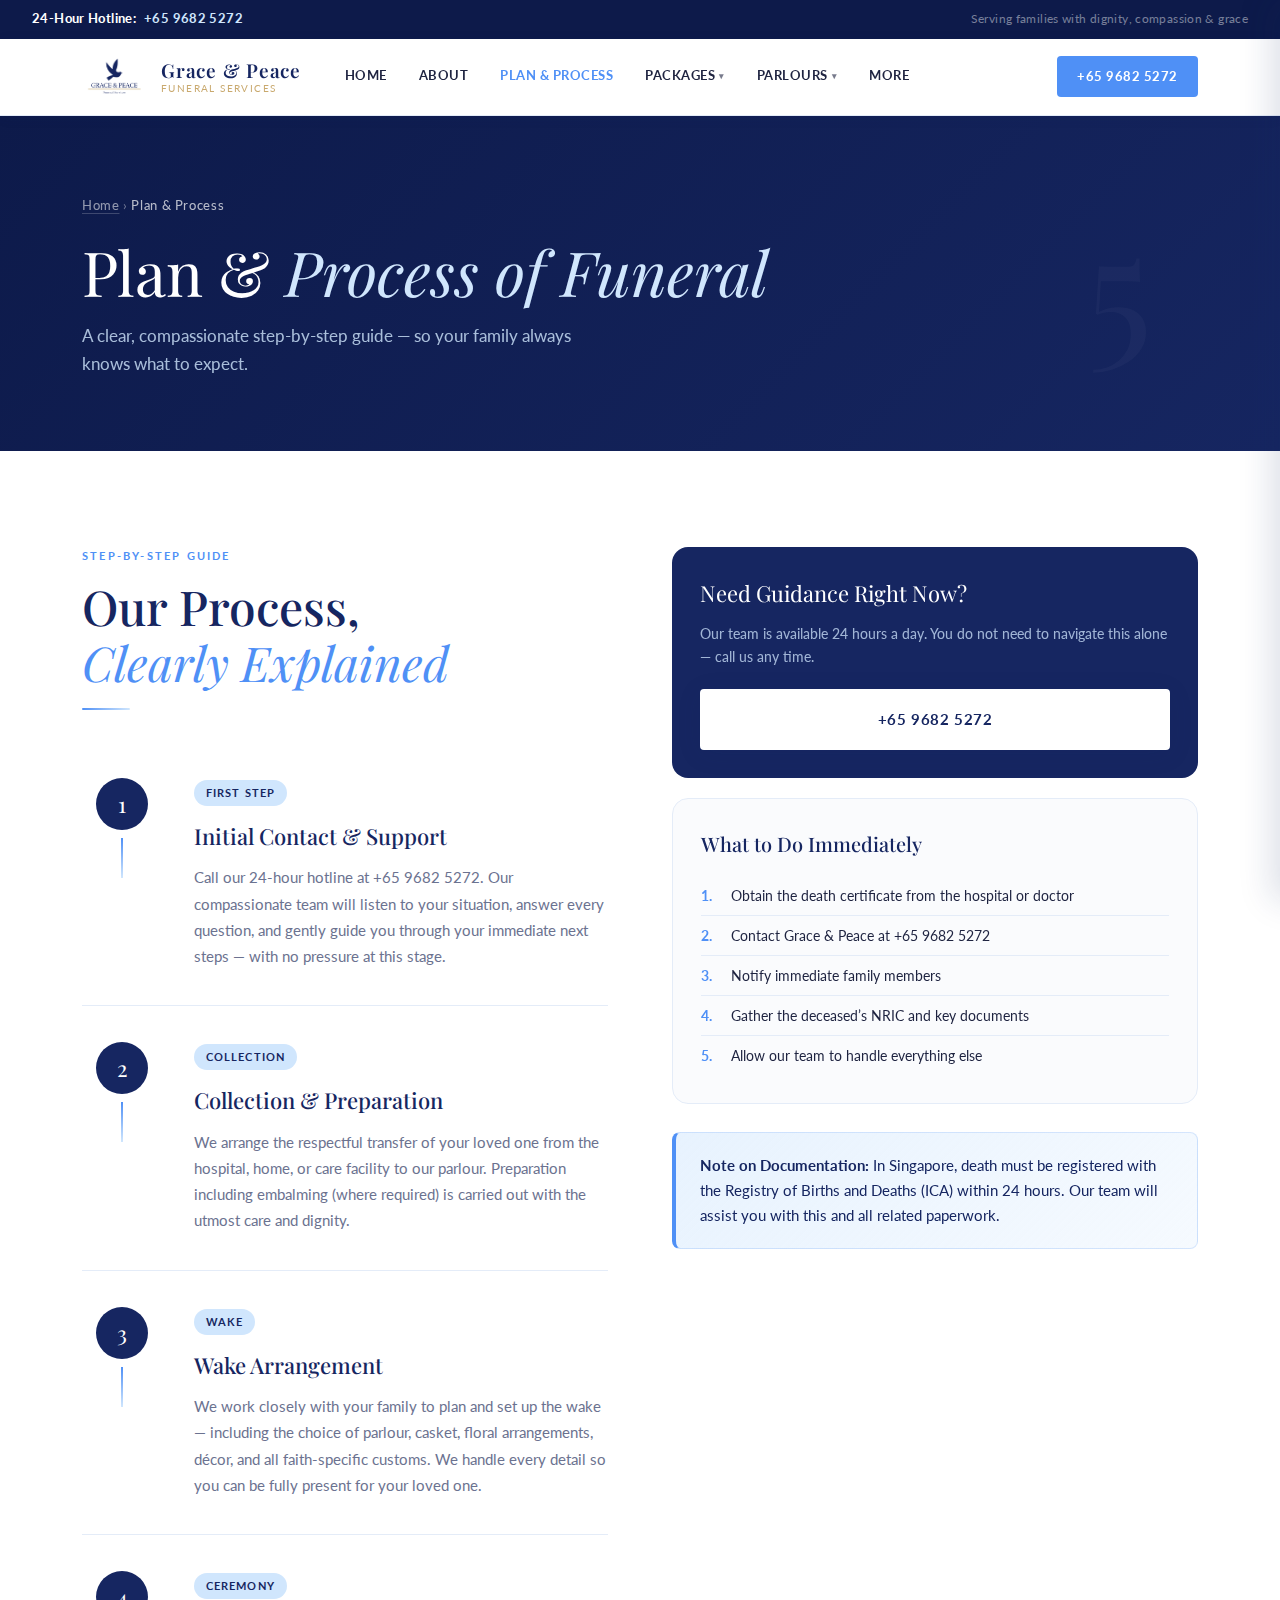
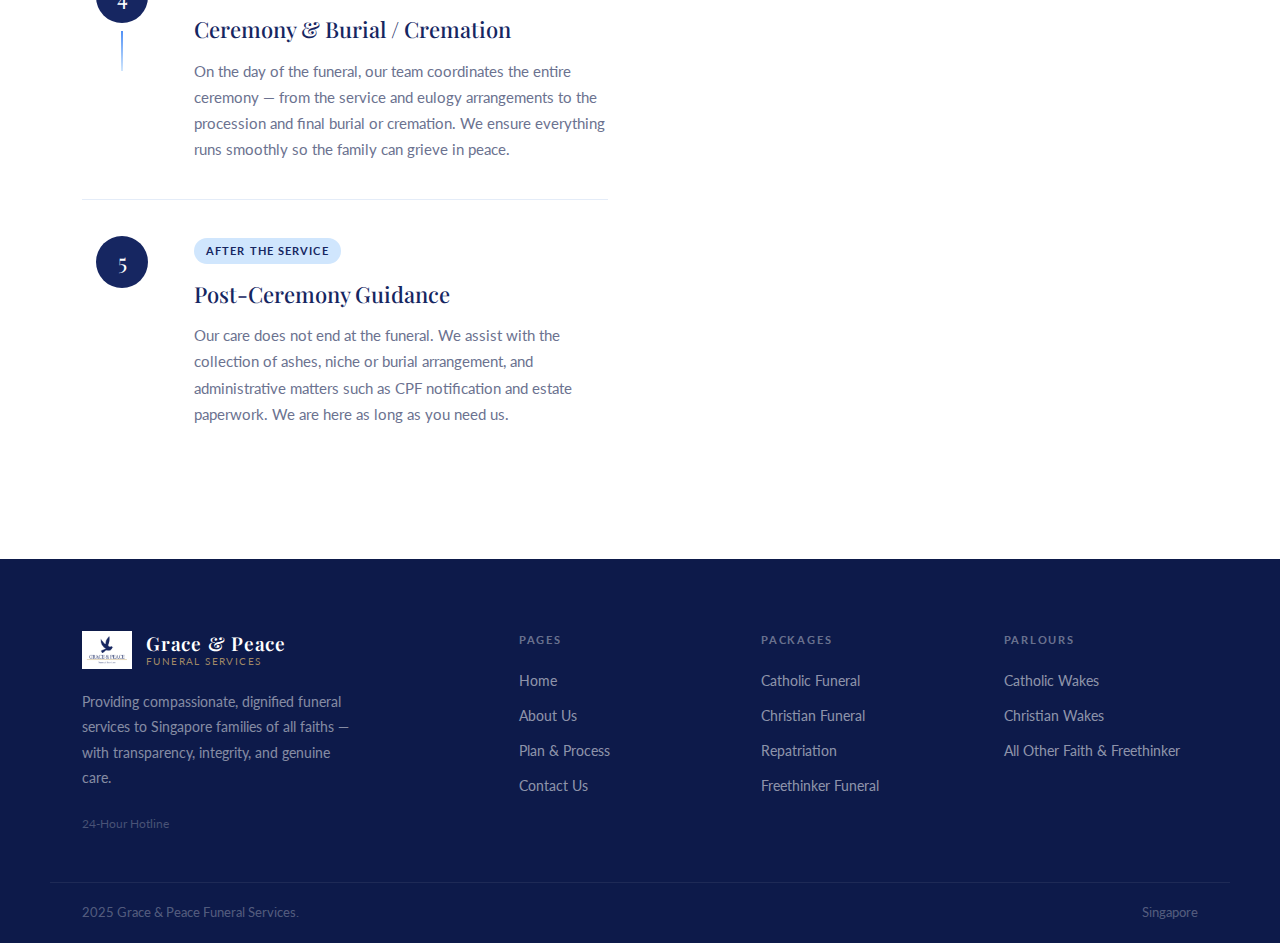
<file: plan_and_process.html>
<!DOCTYPE html>
<html lang="en">
<head>
<meta charset="UTF-8">
<meta name="viewport" content="width=device-width, initial-scale=1.0">
<meta name="description" content="A clear, compassionate step-by-step guide to the funeral process in Singapore. Grace & Peace walks you through every step.">
<title>Plan & Process | Grace & Peace Funeral Services</title>
<link rel="stylesheet" href="style.css">
</head>
<body>
<!-- UTILITY BAR -->
<div class="utility-bar">
  <div class="util-hotline">
    24-Hour Hotline: <a href="tel:+6596825272">+65 9682 5272</a>
  </div>
  <div class="util-tagline">Serving families with dignity, compassion &amp; grace</div>
</div>

<!-- HEADER / NAVBAR -->
<header>
  <nav>
    <a href="index.html" class="logo">
      <img src="images/logo.png" alt="logo" style="width: 65px;">
      <div class="logo-text">
        <span class="logo-name">Grace &amp; Peace</span>
        <span class="logo-sub">Funeral Services</span>
      </div>
    </a>
    <div class="nav-links">
      <div class="nav-item">
        <a href="index.html" class="nav-btn" data-page="home">Home</a>
      </div>
      <div class="nav-item">
        <a href="about.html" class="nav-btn" data-page="about">About</a>
      </div>
      <div class="nav-item">
        <a href="plan_and_process.html" class="nav-btn  active" data-page="plan">Plan &amp; Process</a>
      </div>
      <div class="nav-item">
        <a href="packages.html" class="nav-btn" data-page="packages">Packages <span class="nav-chevron">&#9662;</span></a>
        <div class="dropdown">
          <a href="packages.html?tab=catholic" class="drop-item">Catholic Funeral</a>
          <a href="packages.html?tab=christian" class="drop-item">Christian Funeral</a>
          <a href="packages.html?tab=repatriation" class="drop-item">Repatriation</a>
          <a href="packages.html?tab=freethinker" class="drop-item">Freethinker Funeral</a>
        </div>
      </div>
      <div class="nav-item">
        <a href="parlours.html" class="nav-btn" data-page="parlours">Parlours <span class="nav-chevron">&#9662;</span></a>
        <div class="dropdown">
          <a href="parlours.html?tab=catholic-wakes" class="drop-item">Catholic Wakes</a>
          <a href="parlours.html?tab=christian-wakes" class="drop-item">Christian Wakes</a>
          <a href="parlours.html?tab=all-faith" class="drop-item">All Other Faith &amp; Freethinker</a>
        </div>
      </div>
      <div class="nav-item">
        <a href="more.html" class="nav-btn" data-page="more">More</a>
      </div>
    </div>
    <div class="nav-right">
      <a href="tel:+6596825272" class="nav-hotline-btn">+65 9682 5272</a>
    </div>
    <button class="hamburger" id="hamburgerBtn" onclick="toggleMobile()" aria-label="Open menu">
      <span></span><span></span><span></span>
    </button>
  </nav>
</header>

<!-- MOBILE OVERLAY -->
<div class="mobile-overlay" id="mobileOverlay"></div>
<div class="mobile-menu" id="mobileMenu">
  <div class="mobile-menu-head">
    <img src="images/logo.png" alt="logo" style="height:200px;">
    <button class="mobile-close" onclick="closeMobile()">&#x2715;</button>
  </div>
  <div class="mobile-nav">
    <a href="index.html" class="mobile-nav-btn">Home</a>
    <a href="about.html" class="mobile-nav-btn">About</a>
    <a href="plan_and_process.html" class="mobile-nav-btn">Plan &amp; Process</a>
    <button class="mobile-nav-btn" onclick="toggleMobileSub('mob-pkg')">Packages &#9662;</button>
    <div class="mobile-sub" id="mob-pkg">
      <a href="packages.html?tab=catholic" class="mobile-sub-btn">Catholic Funeral</a>
      <a href="packages.html?tab=christian" class="mobile-sub-btn">Christian Funeral</a>
      <a href="packages.html?tab=repatriation" class="mobile-sub-btn">Repatriation</a>
      <a href="packages.html?tab=freethinker" class="mobile-sub-btn">Freethinker Funeral</a>
    </div>
    <button class="mobile-nav-btn" onclick="toggleMobileSub('mob-par')">Parlours &#9662;</button>
    <div class="mobile-sub" id="mob-par">
      <a href="parlours.html?tab=catholic-wakes" class="mobile-sub-btn">Catholic Wakes</a>
      <a href="parlours.html?tab=christian-wakes" class="mobile-sub-btn">Christian Wakes</a>
      <a href="parlours.html?tab=all-faith" class="mobile-sub-btn">All Other Faith &amp; Freethinker</a>
    </div>
    <a href="more.html" class="mobile-nav-btn">More</a>
  </div>
  <div class="mobile-footer">
    <a href="tel:+6596825272" class="btn btn-primary" style="width:100%; justify-content:center; border-radius:4px;">Call +65 9682 5272</a>
  </div>
</div>

<div class="page-hero">
  <div class="page-hero-bg"></div>
  <div class="page-hero-deco">5</div>
  <div class="container">
    <div class="breadcrumb"><a href="index.html">Home</a> &rsaquo; <span>Plan &amp; Process</span></div>
    <h1>Plan &amp; <em>Process of Funeral</em></h1>
    <p>A clear, compassionate step-by-step guide &mdash; so your family always knows what to expect.</p>
  </div>
</div>

<section class="section">
  <div class="container">
    <div class="two-col" style="align-items:start;">
      <!-- Timeline -->
      <div>
        <div class="eyebrow">Step-by-Step Guide</div>
        <h2 class="section-title">Our Process,<br><em>Clearly Explained</em></h2>
        <div class="divider"></div>
        <div class="process-timeline">
          <div class="process-step">
            <div class="step-left"><div class="step-num">1</div><div class="step-line"></div></div>
            <div class="step-right">
              <div class="step-tag">First Step</div>
              <h4>Initial Contact &amp; Support</h4>
              <p>Call our 24-hour hotline at +65 9682 5272. Our compassionate team will listen to your situation, answer every question, and gently guide you through your immediate next steps &mdash; with no pressure at this stage.</p>
            </div>
          </div>
          <div class="process-step">
            <div class="step-left"><div class="step-num">2</div><div class="step-line"></div></div>
            <div class="step-right">
              <div class="step-tag">Collection</div>
              <h4>Collection &amp; Preparation</h4>
              <p>We arrange the respectful transfer of your loved one from the hospital, home, or care facility to our parlour. Preparation including embalming (where required) is carried out with the utmost care and dignity.</p>
            </div>
          </div>
          <div class="process-step">
            <div class="step-left"><div class="step-num">3</div><div class="step-line"></div></div>
            <div class="step-right">
              <div class="step-tag">Wake</div>
              <h4>Wake Arrangement</h4>
              <p>We work closely with your family to plan and set up the wake &mdash; including the choice of parlour, casket, floral arrangements, d&eacute;cor, and all faith-specific customs. We handle every detail so you can be fully present for your loved one.</p>
            </div>
          </div>
          <div class="process-step">
            <div class="step-left"><div class="step-num">4</div><div class="step-line"></div></div>
            <div class="step-right">
              <div class="step-tag">Ceremony</div>
              <h4>Ceremony &amp; Burial / Cremation</h4>
              <p>On the day of the funeral, our team coordinates the entire ceremony &mdash; from the service and eulogy arrangements to the procession and final burial or cremation. We ensure everything runs smoothly so the family can grieve in peace.</p>
            </div>
          </div>
          <div class="process-step">
            <div class="step-left"><div class="step-num">5</div></div>
            <div class="step-right">
              <div class="step-tag">After the Service</div>
              <h4>Post-Ceremony Guidance</h4>
              <p>Our care does not end at the funeral. We assist with the collection of ashes, niche or burial arrangement, and administrative matters such as CPF notification and estate paperwork. We are here as long as you need us.</p>
            </div>
          </div>
        </div>
      </div>

      <!-- Sidebar -->
      <div class="sidebar-sticky">
        <div style="background:var(--navy); border-radius:16px; padding:28px; color:white; margin-bottom:20px;">
          <h4 style="font-family:'Playfair Display',serif; font-size:22px; font-weight:400; color:white; margin-bottom:10px;">Need Guidance Right Now?</h4>
          <p style="font-size:14px; color:rgba(208,230,253,.75); margin-bottom:20px; line-height:1.7;">Our team is available 24 hours a day. You do not need to navigate this alone &mdash; call us any time.</p>
          <a href="tel:+6596825272" class="btn btn-hotline" style="width:100%; justify-content:center;">+65 9682 5272</a>
        </div>
        <div class="info-card">
          <h4>What to Do Immediately</h4>
          <div class="info-list-item"><span style="color:var(--blue); font-weight:700; min-width:20px;">1.</span> Obtain the death certificate from the hospital or doctor</div>
          <div class="info-list-item"><span style="color:var(--blue); font-weight:700; min-width:20px;">2.</span> Contact Grace &amp; Peace at +65 9682 5272</div>
          <div class="info-list-item"><span style="color:var(--blue); font-weight:700; min-width:20px;">3.</span> Notify immediate family members</div>
          <div class="info-list-item"><span style="color:var(--blue); font-weight:700; min-width:20px;">4.</span> Gather the deceased&rsquo;s NRIC and key documents</div>
          <div class="info-list-item"><span style="color:var(--blue); font-weight:700; min-width:20px;">5.</span> Allow our team to handle everything else</div>
        </div>
        <div class="highlight-box">
          <p><strong>Note on Documentation:</strong> In Singapore, death must be registered with the Registry of Births and Deaths (ICA) within 24 hours. Our team will assist you with this and all related paperwork.</p>
        </div>
      </div>
    </div>
  </div>
</section>
<!-- FOOTER -->
<footer>
  <div class="footer-main">
    <div class="footer-brand">
      <a href="index.html" class="logo" style="cursor:pointer; margin-bottom:0;">
        <img src="images/logo.png" alt="logo" style="width: 50px;">
        <div class="logo-text">
          <span class="logo-name" style="color:white;">Grace &amp; Peace</span>
          <span class="logo-sub" style="color:rgba(201,169,110,.8);">Funeral Services</span>
        </div>
      </a>
      <p>Providing compassionate, dignified funeral services to Singapore families of all faiths — with transparency, integrity, and genuine care.</p>
      <div style="font-size:12px; color:rgba(255,255,255,.25); margin-top:8px;">24-Hour Hotline</div>
    </div>
    <div>
      <div class="footer-col-h">Pages</div>
      <a href="index.html" class="footer-link">Home</a>
      <a href="about.html" class="footer-link">About Us</a>
      <a href="plan_and_process.html" class="footer-link">Plan &amp; Process</a>
      <a href="more.html" class="footer-link">Contact Us</a>
    </div>
    <div>
      <div class="footer-col-h">Packages</div>
      <a href="packages.html?tab=catholic" class="footer-link">Catholic Funeral</a>
      <a href="packages.html?tab=christian" class="footer-link">Christian Funeral</a>
      <a href="packages.html?tab=repatriation" class="footer-link">Repatriation</a>
      <a href="packages.html?tab=freethinker" class="footer-link">Freethinker Funeral</a>
    </div>
    <div>
      <div class="footer-col-h">Parlours</div>
      <a href="parlours.html?tab=catholic-wakes" class="footer-link">Catholic Wakes</a>
      <a href="parlours.html?tab=christian-wakes" class="footer-link">Christian Wakes</a>
      <a href="parlours.html?tab=all-faith" class="footer-link">All Other Faith &amp; Freethinker</a>
    </div>
  </div>
  <div class="footer-bottom">
    <div>2025 Grace &amp; Peace Funeral Services.</div>
    <div>Singapore</div>
  </div>
</footer>

<a href="tel:+6596825272" class="sticky-call">Call Now</a>
<script src="script.js"></script>
</body>
</html>
</file>
<file: style.css>
/* ═══════════════════════════════════════════════════════
   GRACE & PEACE FUNERAL SERVICES — STYLESHEET
   Design: Modern Minimal | Calm | Dignified
═══════════════════════════════════════════════════════ */

/* ── GOOGLE FONTS ── */
@import url('https://fonts.googleapis.com/css2?family=Playfair+Display:ital,wght@0,400;0,500;0,600;0,700;1,400;1,500&family=Lato:wght@300;400;700&family=Lora:ital,wght@1,400;1,500&display=swap');

/* ── DESIGN TOKENS ── */
:root {
  --blue:      #4F90F6;
  --navy:      #162661;
  --sky:       #D0E6FD;
  --cream:     #F1E4D1;
  --white:     #FFFFFF;
  --off-white: #FAFBFD;
  --navy-dark: #0d1a4a;
  --text:      #1e2340;
  --muted:     #6b7290;
  --light-muted: #9aa3c2;
  --border:    #e4ecf8;
  --gold:      #c9a96e;
  --shadow-sm: 0 2px 12px rgba(22,38,97,.07);
  --shadow:    0 4px 24px rgba(22,38,97,.10);
  --shadow-lg: 0 12px 48px rgba(22,38,97,.14);
  --r:         8px;
  --r-lg:      16px;
  --transition: all .25s cubic-bezier(.4,0,.2,1);
}

/* ── RESET & BASE ── */
*, *::before, *::after { box-sizing: border-box; margin: 0; padding: 0; }
html { scroll-behavior: smooth; font-size: 16px; }
body {
  font-family: 'Lato', sans-serif;
  color: var(--text);
  background: var(--white);
  line-height: 1.65;
  -webkit-font-smoothing: antialiased;
  overflow-x: hidden;
}
img { max-width: 100%; display: block; }
a { text-decoration: none; color: inherit; }
button { font-family: inherit; cursor: pointer; border: none; background: none; }

/* ── PAGE ENTRY ANIMATION ── */
@keyframes pageIn {
  from { opacity: 0; transform: translateY(10px); }
  to   { opacity: 1; transform: none; }
}
body { animation: pageIn .35s cubic-bezier(.4,0,.2,1); }

/* ── LAYOUT HELPERS ── */
.container { max-width: 1180px; margin: 0 auto; padding: 0 32px; }
.section    { padding: 96px 0; }
.section-sm { padding: 64px 0; }
.text-center { text-align: center; }

/* ── TYPOGRAPHY ── */
.eyebrow {
  font-family: 'Lato', sans-serif;
  font-size: 11px;
  font-weight: 700;
  letter-spacing: .2em;
  text-transform: uppercase;
  color: var(--blue);
  margin-bottom: 14px;
}
h1, h2, h3, .display {
  font-family: 'Playfair Display', serif;
  line-height: 1.15;
}
.section-title {
  font-size: clamp(30px, 4vw, 48px);
  font-weight: 500;
  color: var(--navy);
  margin-bottom: 16px;
}
.section-title em { font-style: italic; color: var(--blue); font-weight: 400; }
.section-body {
  font-size: 16px;
  color: var(--muted);
  max-width: 580px;
  line-height: 1.8;
}
.divider {
  width: 48px;
  height: 2px;
  background: linear-gradient(90deg, var(--blue), var(--sky));
  border-radius: 2px;
  margin: 18px 0 32px;
}
.divider.center { margin-left: auto; margin-right: auto; }

/* ── BUTTONS ── */
.btn {
  display: inline-flex;
  align-items: center;
  gap: 8px;
  padding: 14px 28px;
  border-radius: 4px;
  font-size: 14px;
  font-weight: 700;
  letter-spacing: .04em;
  transition: var(--transition);
  border: 2px solid transparent;
  cursor: pointer;
  font-family: 'Lato', sans-serif;
  text-transform: uppercase;
}
.btn-primary {
  background: var(--blue);
  color: var(--white);
  border-color: var(--blue);
}
.btn-primary:hover {
  background: var(--navy);
  border-color: var(--navy);
  transform: translateY(-2px);
  box-shadow: 0 8px 24px rgba(79,144,246,.35);
}
.btn-outline {
  background: transparent;
  color: var(--navy);
  border-color: var(--navy);
}
.btn-outline:hover {
  background: var(--navy);
  color: var(--white);
  transform: translateY(-2px);
}
.btn-outline-white {
  background: transparent;
  color: var(--white);
  border-color: rgba(255,255,255,.6);
}
.btn-outline-white:hover {
  background: rgba(255,255,255,.15);
  border-color: white;
}
.btn-hotline {
  background: var(--white);
  color: var(--navy);
  border-color: var(--white);
  font-size: 15px;
  padding: 16px 32px;
  border-radius: 4px;
  box-shadow: var(--shadow);
}
.btn-hotline:hover {
  background: var(--cream);
  transform: translateY(-2px);
  box-shadow: var(--shadow-lg);
}
.btn-sm { padding: 6px 16px; font-size: 12px; }

/* ══════════════════════════════════════════════════════
   UTILITY BAR
══════════════════════════════════════════════════════ */
.utility-bar {
  background: var(--navy-dark);
  color: rgba(255,255,255,.65);
  font-size: 12.5px;
  padding: 9px 32px;
  display: flex;
  justify-content: space-between;
  align-items: center;
  letter-spacing: .03em;
}
.util-hotline {
  display: flex;
  align-items: center;
  gap: 8px;
  color: var(--white);
  font-weight: 700;
}
.util-hotline a { color: var(--sky); }
.util-tagline { font-size: 12px; color: rgba(255,255,255,.45); }

/* ══════════════════════════════════════════════════════
   HEADER / NAVBAR
══════════════════════════════════════════════════════ */
header {
  background: var(--white);
  border-bottom: 1px solid var(--border);
  position: sticky;
  top: 0;
  z-index: 900;
  box-shadow: var(--shadow-sm);
}
nav {
  max-width: 1180px;
  margin: 0 auto;
  padding: 0 32px;
  height: 76px;
  display: flex;
  align-items: center;
  gap: 4px;
}

/* Logo */
.logo {
  display: flex;
  align-items: center;
  gap: 14px;
  cursor: pointer;
  margin-right: 24px;
  flex-shrink: 0;
}
/*.logo-img { height: 52px; width: auto; }*/
.logo-text { display: flex; flex-direction: column; line-height: 1; }
.logo-name {
  font-family: 'Playfair Display', serif;
  font-size: 19px;
  font-weight: 600;
  color: var(--navy);
  letter-spacing: .04em;
}
.logo-sub {
  font-size: 10px;
  font-weight: 400;
  color: var(--gold);
  letter-spacing: .14em;
  text-transform: uppercase;
  margin-top: 3px;
}

/* Nav links */
.nav-links { display: flex; align-items: center; gap: 0; }
.nav-item { position: relative; padding-bottom: 0; }
.nav-item > .nav-btn { position: relative; z-index: 1; }
.nav-btn {
  padding: 8px 16px;
  font-size: 12.5px;
  font-weight: 700;
  letter-spacing: .04em;
  color: var(--text);
  border-radius: 4px;
  transition: var(--transition);
  display: flex;
  align-items: center;
  gap: 4px;
  white-space: nowrap;
  text-transform: uppercase;
}
.nav-btn:hover, .nav-btn.active { color: var(--blue); }
.nav-chevron { font-size: 9px; transition: transform .2s; opacity: .6; }
.nav-item:hover .nav-chevron { transform: rotate(180deg); }

/* Dropdown */
.dropdown {
  position: absolute;
  top: 100%;
  left: 50%;
  transform: translateX(-50%);
  background: var(--white);
  border: 1px solid var(--border);
  border-radius: var(--r);
  box-shadow: var(--shadow-lg);
  min-width: 180px;
  opacity: 0;
  pointer-events: none;
  transition: opacity .2s ease, visibility .2s ease;
  visibility: hidden;
  will-change: opacity, visibility;
  z-index: 1000;
  overflow: hidden;
  padding-top: 8px;
}
.dropdown::before {
  content: '';
  position: absolute;
  top: -8px;
  left: 0;
  right: 0;
  height: 8px;
  background: transparent;
}
.nav-item:hover .dropdown {
  opacity: 1;
  pointer-events: all;
  visibility: visible;
}
.drop-item {
  display: flex;
  align-items: center;
  gap: 10px;
  padding: 13px 20px;
  font-size: 13.5px;
  color: var(--text);
  cursor: pointer;
  transition: background .15s;
  border-bottom: 1px solid var(--border);
  text-decoration: none;
}
.drop-item:last-child { border-bottom: none; }
.drop-item:hover { background: var(--sky); color: var(--navy); }
.drop-icon { font-size: 16px; width: 24px; text-align: center; }

/* Nav CTA */
.nav-right { margin-left: auto; display: flex; align-items: center; gap: 12px; }
.nav-hotline-btn {
  display: flex;
  align-items: center;
  gap: 8px;
  background: var(--blue);
  color: white;
  padding: 10px 20px;
  border-radius: 4px;
  font-size: 13px;
  font-weight: 700;
  letter-spacing: .04em;
  text-transform: uppercase;
  transition: var(--transition);
  white-space: nowrap;
}
.nav-hotline-btn:hover { background: var(--navy); transform: translateY(-1px); box-shadow: 0 4px 16px rgba(79,144,246,.4); }
.nav-hotline-btn .pulse {
  width: 8px; height: 8px;
  background: #4ade80;
  border-radius: 50%;
  animation: pulse 2s infinite;
  flex-shrink: 0;
}
@keyframes pulse {
  0%, 100% { opacity: 1; transform: scale(1); }
  50% { opacity: .6; transform: scale(1.3); }
}

/* Hamburger */
.hamburger { display: none; padding: 8px; margin-left: auto; flex-shrink: 0; }
.hamburger span { display: block; width: 22px; height: 2px; background: var(--navy); margin: 5px 0; transition: .3s; border-radius: 2px; }
.hamburger.open span:nth-child(1) { transform: rotate(45deg) translate(5px, 5px); }
.hamburger.open span:nth-child(2) { opacity: 0; }
.hamburger.open span:nth-child(3) { transform: rotate(-45deg) translate(5px, -5px); }

/* ══════════════════════════════════════════════════════
   MOBILE MENU OVERLAY
══════════════════════════════════════════════════════ */
.mobile-overlay {
  display: none;
  position: fixed;
  inset: 0;
  background: rgba(0,0,0,.5);
  z-index: 850;
}
.mobile-overlay.open { display: block; }
.mobile-menu {
  position: fixed;
  top: 0; right: 0;
  width: 320px;
  height: 100%;
  background: var(--white);
  z-index: 950;
  overflow-y: auto;
  transform: translateX(100%);
  transition: transform .3s cubic-bezier(.4,0,.2,1);
  box-shadow: -8px 0 32px rgba(22,38,97,.15);
}
.mobile-menu.open { transform: none; }
.mobile-menu-head {
  display: flex;
  align-items: center;
  justify-content: space-between;
  padding: 20px 24px;
  border-bottom: 1px solid var(--border);
}
.mobile-close {
  width: 36px; height: 36px;
  border-radius: 50%;
  background: var(--off-white);
  display: flex; align-items: center; justify-content: center;
  font-size: 18px; color: var(--navy);
  transition: var(--transition);
}
.mobile-close:hover { background: var(--sky); }
.mobile-nav { padding: 12px 0; }
.mobile-nav-btn {
  display: flex;
  align-items: center;
  justify-content: space-between;
  width: 100%;
  padding: 14px 24px;
  font-size: 15px;
  font-weight: 700;
  color: var(--text);
  text-transform: uppercase;
  letter-spacing: .05em;
  border-bottom: 1px solid var(--border);
  transition: background .15s;
  text-decoration: none;
}
.mobile-nav-btn:hover { background: var(--off-white); color: var(--blue); }
.mobile-sub {
  background: var(--off-white);
  border-bottom: 1px solid var(--border);
  display: none;
}
.mobile-sub.open { display: block; }
.mobile-sub-btn {
  display: flex;
  align-items: center;
  gap: 10px;
  width: 100%;
  padding: 12px 36px;
  font-size: 14px;
  color: var(--muted);
  border-bottom: 1px solid var(--border);
  transition: background .15s;
  text-decoration: none;
}
.mobile-sub-btn:last-child { border-bottom: none; }
.mobile-sub-btn:hover { background: var(--sky); color: var(--navy); }
.mobile-footer {
  padding: 24px;
  border-top: 1px solid var(--border);
}

/* ══════════════════════════════════════════════════════
   HOME — HERO
══════════════════════════════════════════════════════ */
.hero {
  position: relative;
  min-height: 92vh;
  display: flex;
  align-items: center;
  overflow: hidden;
  background: var(--navy-dark);
}
.hero-bg {
  position: absolute;
  inset: 0;
  background-image: url('https://images.unsplash.com/photo-1547556397-bcd7e76ef108?w=1600&q=80&auto=format&fit=crop');
  background-size: cover;
  background-position: center 30%;
  opacity: .22;
}
.hero-overlay {
  position: absolute;
  inset: 0;
  background: linear-gradient(160deg,
    rgba(13,26,74,.95) 0%,
    rgba(22,38,97,.85) 50%,
    rgba(79,144,246,.25) 100%
  );
}
.hero-content {
  position: relative;
  z-index: 1;
  max-width: 1180px;
  margin: 0 auto;
  padding: 80px 32px;
  width: 100%;
}
.hero-inner {
  display: grid;
  grid-template-columns: 1fr 420px;
  gap: 80px;
  align-items: center;
}
.hero-badge {
  display: inline-flex;
  align-items: center;
  gap: 8px;
  background: rgba(208,230,253,.12);
  border: 1px solid rgba(208,230,253,.2);
  border-radius: 40px;
  padding: 6px 16px;
  font-size: 12px;
  color: var(--sky);
  letter-spacing: .1em;
  text-transform: uppercase;
  margin-bottom: 28px;
  font-weight: 700;
}
.hero-badge-dot { width: 6px; height: 6px; background: #4ade80; border-radius: 50%; animation: pulse 2s infinite; }
.hero h1 {
  font-size: clamp(42px, 6vw, 76px);
  font-weight: 400;
  color: var(--white);
  line-height: 1.08;
  margin-bottom: 24px;
  letter-spacing: -.01em;
}
.hero h1 em { font-style: italic; color: var(--sky); }
.hero-tagline {
  font-family: 'Lora', serif;
  font-style: italic;
  font-size: 18px;
  color: rgba(208,230,253,.8);
  margin-bottom: 16px;
  line-height: 1.5;
}
.hero-sub {
  font-size: 16px;
  color: rgba(208,230,253,.65);
  max-width: 500px;
  line-height: 1.8;
  margin-bottom: 40px;
}
.hero-btns { display: flex; gap: 14px; flex-wrap: wrap; }

/* Hero card */
.hero-card {
  background: rgba(255,255,255,.07);
  backdrop-filter: blur(16px);
  border: 1px solid rgba(255,255,255,.12);
  border-radius: var(--r-lg);
  padding: 36px;
}
.hero-card-title {
  font-family: 'Playfair Display', serif;
  font-size: 20px;
  font-weight: 500;
  color: white;
  margin-bottom: 24px;
  padding-bottom: 16px;
  border-bottom: 1px solid rgba(255,255,255,.1);
}
.hero-feature {
  display: flex;
  align-items: flex-start;
  gap: 14px;
  padding: 14px 0;
  border-bottom: 1px solid rgba(255,255,255,.07);
}
.hero-feature:last-child { border-bottom: none; }
.hf-icon {
  width: 44px; height: 44px;
  background: rgba(208,230,253,.12);
  border-radius: 10px;
  display: flex; align-items: center; justify-content: center;
  font-size: 20px;
  flex-shrink: 0;
}
.hf-text strong { display: block; color: white; font-size: 15px; margin-bottom: 3px; }
.hf-text span { font-size: 13px; color: rgba(208,230,253,.7); line-height: 1.5; }

/* Scroll indicator */
.scroll-hint {
  position: absolute;
  bottom: 36px;
  left: 50%;
  transform: translateX(-50%);
  display: flex;
  flex-direction: column;
  align-items: center;
  gap: 6px;
  color: rgba(255,255,255,.3);
  font-size: 11px;
  letter-spacing: .12em;
  text-transform: uppercase;
  z-index: 1;
}
.scroll-hint-bar {
  width: 1px;
  height: 40px;
  background: linear-gradient(rgba(255,255,255,.4), transparent);
  animation: scrollAnim 1.8s infinite;
}
@keyframes scrollAnim {
  0% { transform: scaleY(1); transform-origin: top; }
  100% { transform: scaleY(0); transform-origin: bottom; }
}

/* ══════════════════════════════════════════════════════
   HOME — STATS STRIP
══════════════════════════════════════════════════════ */
.stats-strip { background: var(--navy); }
.stats-inner {
  max-width: 1180px; margin: 0 auto; padding: 0 32px;
  display: grid; grid-template-columns: repeat(4,1fr);
}
.stat-item {
  padding: 36px 24px;
  text-align: center;
  border-right: 1px solid rgba(255,255,255,.08);
}
.stat-item:last-child { border-right: none; }
.stat-num {
  font-family: 'Playfair Display', serif;
  font-size: 42px;
  font-weight: 400;
  color: var(--sky);
  line-height: 1;
  margin-bottom: 8px;
}
.stat-label { font-size: 13px; color: rgba(255,255,255,.5); letter-spacing: .04em; }

/* ══════════════════════════════════════════════════════
   HOME — ABOUT PREVIEW
══════════════════════════════════════════════════════ */
.about-preview { background: var(--off-white); }
.about-grid { display: grid; grid-template-columns: 1fr 1fr; gap: 80px; align-items: center; }
.about-image-wrap { position: relative; }
.about-image {
  width: 100%;
  height: 460px;
  object-fit: cover;
  border-radius: var(--r-lg);
  display: block;
}
.about-image-placeholder {
  width: 100%;
  height: 460px;
  background: linear-gradient(135deg, var(--sky) 0%, var(--cream) 100%);
  border-radius: var(--r-lg);
  display: flex;
  align-items: center;
  justify-content: center;
  font-size: 80px;
  color: rgba(79,144,246,.3);
  position: relative;
  overflow: hidden;
}
.about-image-placeholder img {
  position: absolute;
  inset: 0;
  width: 100%;
  height: 100%;
  object-fit: cover;
  border-radius: var(--r-lg);
}
.about-badge {
  position: absolute;
  bottom: -20px; right: -20px;
  background: var(--white);
  border-radius: var(--r-lg);
  padding: 20px 24px;
  box-shadow: var(--shadow-lg);
  text-align: center;
  min-width: 140px;
}
.about-badge-num {
  font-family: 'Playfair Display', serif;
  font-size: 36px;
  color: var(--navy);
  font-weight: 400;
}
.about-badge-label { font-size: 12px; color: var(--muted); margin-top: 4px; }

/* ══════════════════════════════════════════════════════
   HOME — SERVICES GRID
══════════════════════════════════════════════════════ */
.services-grid {
  display: grid;
  grid-template-columns: repeat(4, 1fr);
  gap: 24px;
}
.service-card {
  background: var(--white);
  border: 1px solid var(--border);
  border-radius: var(--r-lg);
  overflow: hidden;
  transition: var(--transition);
  cursor: pointer;
}
.service-card:hover { transform: translateY(-6px); box-shadow: var(--shadow-lg); border-color: var(--blue); }
.service-card-img {
  height: 180px;
  overflow: hidden;
  position: relative;
}
.service-card-img img {
  width: 100%; height: 100%;
  object-fit: cover;
  transition: transform .5s ease;
}
.service-card:hover .service-card-img img { transform: scale(1.07); }
.service-card-img-placeholder {
  width: 100%; height: 100%;
  display: flex; align-items: center; justify-content: center;
  font-size: 40px;
  transition: transform .5s ease;
}
.service-card:hover .service-card-img-placeholder { transform: scale(1.07); }
.service-card-body { padding: 24px; }
.service-card h3 {
  font-family: 'Playfair Display', serif;
  font-size: 19px;
  font-weight: 500;
  color: var(--navy);
  margin-bottom: 10px;
}
.service-card p { font-size: 13.5px; color: var(--muted); line-height: 1.65; margin-bottom: 16px; }
.service-link {
  font-size: 13px;
  font-weight: 700;
  color: var(--blue);
  letter-spacing: .04em;
  text-transform: uppercase;
  display: flex; align-items: center; gap: 6px;
  transition: gap .2s;
}
.service-card:hover .service-link { gap: 10px; }

/* ══════════════════════════════════════════════════════
   HOME — PARLOURS PREVIEW
══════════════════════════════════════════════════════ */
.parlours-preview { background: var(--sky); }
.parlours-scroll {
  display: grid;
  grid-template-columns: repeat(3, 1fr);
  gap: 24px;
  margin-top: 48px;
}
.parlour-preview-card {
  background: var(--white);
  border-radius: var(--r-lg);
  overflow: hidden;
  box-shadow: var(--shadow);
  transition: var(--transition);
  cursor: pointer;
}
.parlour-preview-card:hover { transform: translateY(-6px); box-shadow: var(--shadow-lg); }
.parlour-card-img {
  height: 200px;
  overflow: hidden;
}
.parlour-card-img img { width:100%; height:100%; object-fit:cover; transition: transform .5s; }
.parlour-preview-card:hover .parlour-card-img img { transform: scale(1.06); }
.parlour-card-body { padding: 24px; }
.parlour-tag {
  display: inline-block;
  background: var(--sky);
  color: var(--navy);
  font-size: 10px;
  font-weight: 700;
  letter-spacing: .12em;
  text-transform: uppercase;
  padding: 4px 10px;
  border-radius: 20px;
  margin-bottom: 10px;
}
.parlour-card-body h3 {
  font-family: 'Playfair Display', serif;
  font-size: 20px;
  font-weight: 500;
  color: var(--navy);
  margin-bottom: 8px;
}
.parlour-card-body p { font-size: 13.5px; color: var(--muted); line-height: 1.65; }

/* ══════════════════════════════════════════════════════
   HOME — TESTIMONIALS
══════════════════════════════════════════════════════ */
.testimonials { background: var(--cream); }
.testi-grid {
  display: grid;
  grid-template-columns: repeat(3, 1fr);
  gap: 24px;
  margin-top: 48px;
}
.testi-card {
  background: var(--white);
  border-radius: var(--r-lg);
  padding: 32px;
  box-shadow: var(--shadow-sm);
  position: relative;
}
.testi-card::before {
  content: '\201C';
  font-family: 'Playfair Display', serif;
  font-size: 80px;
  color: var(--sky);
  line-height: .7;
  position: absolute;
  top: 20px; left: 24px;
}
.testi-text {
  font-family: 'Lora', serif;
  font-style: italic;
  font-size: 15px;
  color: var(--text);
  line-height: 1.75;
  margin-bottom: 24px;
  margin-top: 32px;
}
.testi-stars { color: #f59e0b; font-size: 14px; letter-spacing: 2px; margin-bottom: 12px; }
.testi-name { font-weight: 700; font-size: 14px; color: var(--navy); }
.testi-relation { font-size: 12.5px; color: var(--muted); margin-top: 3px; }

/* ══════════════════════════════════════════════════════
   HOME — CTA BAND
══════════════════════════════════════════════════════ */
.cta-band {
  background: linear-gradient(135deg, var(--navy) 0%, #1e4daa 100%);
  position: relative;
  overflow: hidden;
}
.cta-band::before {
  content: '';
  position: absolute;
  right: -100px; top: -100px;
  width: 400px; height: 400px;
  border-radius: 50%;
  background: radial-gradient(circle, rgba(79,144,246,.2), transparent 70%);
}
.cta-inner {
  max-width: 760px; margin: 0 auto;
  padding: 80px 32px;
  text-align: center;
  position: relative; z-index: 1;
}
.cta-inner h2 {
  font-size: clamp(28px,4vw,46px);
  font-weight: 400;
  color: var(--white);
  margin-bottom: 14px;
}
.cta-inner h2 em { font-style: italic; color: var(--sky); }
.cta-inner p { font-size: 16px; color: rgba(208,230,253,.8); margin-bottom: 40px; line-height: 1.7; }
.cta-btns { display: flex; gap: 16px; justify-content: center; flex-wrap: wrap; }

/* ══════════════════════════════════════════════════════
   PAGE HERO (INNER PAGES)
══════════════════════════════════════════════════════ */
.page-hero {
  background: linear-gradient(135deg, var(--navy-dark) 0%, var(--navy) 100%);
  padding: 80px 0 72px;
  position: relative;
  overflow: hidden;
}
.page-hero-bg {
  position: absolute; inset: 0;
  background-image: url('https://images.unsplash.com/photo-1416879595882-3373a0480b5b?w=1400&q=60&auto=format&fit=crop');
  background-size: cover;
  background-position: center;
  opacity: .08;
}
.page-hero .container { position: relative; z-index: 1; }
.breadcrumb { font-size: 12.5px; color: rgba(255,255,255,.4); margin-bottom: 20px; letter-spacing: .05em; }
.breadcrumb span { color: rgba(255,255,255,.7); }
.breadcrumb a { color: rgba(255,255,255,.55); text-decoration: underline; text-underline-offset: 3px; text-decoration-color: rgba(255,255,255,.2); transition: color .2s; }
.breadcrumb a:hover { color: rgba(255,255,255,.95); }
.page-hero h1 { font-family: 'Playfair Display', serif; font-size: clamp(36px,5vw,62px); font-weight: 400; color: white; margin-bottom: 14px; }
.page-hero h1 em { font-style: italic; color: var(--sky); }
.page-hero p { font-size: 17px; color: rgba(208,230,253,.8); max-width: 540px; line-height: 1.7; }
.page-hero-deco {
  position: absolute;
  right: 10%; top: 50%; transform: translateY(-50%);
  font-size: 160px;
  color: rgba(255,255,255,.03);
  font-family: 'Playfair Display', serif;
  pointer-events: none;
}

/* ══════════════════════════════════════════════════════
   SUBTABS
══════════════════════════════════════════════════════ */
.subtabs-wrap { border-bottom: 2px solid var(--border); margin-bottom: 56px; }
.subtabs { display: flex; gap: 0; }
.subtab {
  padding: 16px 24px;
  font-size: 13px;
  font-weight: 700;
  letter-spacing: .06em;
  text-transform: uppercase;
  color: var(--muted);
  cursor: pointer;
  border-bottom: 3px solid transparent;
  margin-bottom: -2px;
  transition: var(--transition);
  display: flex; align-items: center; gap: 8px;
  background: none; border-top: none; border-left: none; border-right: none;
  white-space: nowrap;
}
.subtab:hover { color: var(--blue); }
.subtab.active { color: var(--navy); border-bottom-color: var(--navy); }

/* ══════════════════════════════════════════════════════
   SUBPAGE CONTENT
══════════════════════════════════════════════════════ */
.subpage-content { display: none; }
.subpage-content.active { display: block; animation: pageIn .3s ease; }

/* ══════════════════════════════════════════════════════
   PACKAGE CARDS
══════════════════════════════════════════════════════ */
.pkg-grid { display: grid; grid-template-columns: repeat(3, 1fr); gap: 24px; }
.pkg-card {
  background: var(--white);
  border: 1px solid var(--border);
  border-radius: var(--r-lg);
  overflow: hidden;
  box-shadow: var(--shadow-sm);
  transition: var(--transition);
  display: flex; flex-direction: column;
}
.pkg-card:hover { transform: translateY(-5px); box-shadow: var(--shadow-lg); }
.pkg-card.featured {
  border: 2px solid var(--blue);
  position: relative;
}
.pkg-badge {
  position: absolute;
  top: -1px; right: 20px;
  background: var(--blue);
  color: white;
  font-size: 10px;
  font-weight: 700;
  letter-spacing: .1em;
  text-transform: uppercase;
  padding: 5px 14px;
  border-radius: 0 0 8px 8px;
}
.pkg-head {
  background: linear-gradient(135deg, var(--navy), var(--blue));
  padding: 28px 28px 24px;
}
.pkg-head.alt { background: linear-gradient(135deg, var(--navy-dark), var(--navy)); }
.pkg-head h3 {
  font-family: 'Playfair Display', serif;
  font-size: 26px;
  font-weight: 400;
  color: white;
  margin-bottom: 8px;
}
.pkg-price-note { font-size: 13px; color: rgba(208,230,253,.8); }
.pkg-body { padding: 24px 28px; flex: 1; }
.pkg-item {
  display: flex;
  align-items: flex-start;
  gap: 10px;
  padding: 9px 0;
  font-size: 14px;
  color: var(--text);
  border-bottom: 1px solid var(--border);
  line-height: 1.4;
}
.pkg-item:last-child { border-bottom: none; }
.pkg-check { color: var(--blue); font-size: 15px; flex-shrink: 0; margin-top: 1px; }
.pkg-footer { padding: 20px 28px; border-top: 1px solid var(--border); }

/* ══════════════════════════════════════════════════════
   PARLOUR CARDS (full page)
══════════════════════════════════════════════════════ */
.parlour-full-grid { display: grid; grid-template-columns: repeat(2, 1fr); gap: 32px; }
.parlour-full-card {
  background: var(--white);
  border: 1px solid var(--border);
  border-radius: var(--r-lg);
  overflow: hidden;
  box-shadow: var(--shadow-sm);
  transition: var(--transition);
}
.parlour-full-card:hover { transform: translateY(-5px); box-shadow: var(--shadow-lg); }
.parlour-full-img {
  height: 240px;
  overflow: hidden;
}
.parlour-full-img img { width:100%; height:100%; object-fit:cover; transition: transform .5s; }
.parlour-full-card:hover .parlour-full-img img { transform: scale(1.06); }
.parlour-full-body { padding: 28px; }
.parlour-full-body h3 {
  font-family: 'Playfair Display', serif;
  font-size: 22px; font-weight: 500; color: var(--navy); margin-bottom: 10px;
}
.parlour-full-body p { font-size: 14px; color: var(--muted); line-height: 1.7; margin-bottom: 16px; }
.parlour-amenities { display: flex; flex-wrap: wrap; gap: 8px; margin-bottom: 20px; }
.amenity-pill {
  background: var(--sky);
  color: var(--navy);
  font-size: 12px;
  font-weight: 600;
  padding: 5px 12px;
  border-radius: 20px;
}

/* ══════════════════════════════════════════════════════
   ABOUT PAGE
══════════════════════════════════════════════════════ */
.values-grid { display: grid; grid-template-columns: repeat(3,1fr); gap: 24px; }
.value-card {
  background: var(--white);
  border: 1px solid var(--border);
  border-radius: var(--r-lg);
  padding: 36px 28px;
  text-align: center;
  box-shadow: var(--shadow-sm);
  transition: var(--transition);
}
.value-card:hover { transform: translateY(-4px); box-shadow: var(--shadow-lg); border-color: var(--blue); }
.value-icon { font-size: 44px; margin-bottom: 20px; }
.value-card h3 {
  font-family: 'Playfair Display', serif;
  font-size: 22px; font-weight: 500; color: var(--navy);
  margin-bottom: 12px;
}
.value-card p { font-size: 14px; color: var(--muted); line-height: 1.75; }

/* ══════════════════════════════════════════════════════
   PLAN & PROCESS PAGE
══════════════════════════════════════════════════════ */
.process-timeline { display: flex; flex-direction: column; gap: 0; }
.process-step {
  display: grid;
  grid-template-columns: 80px 1fr;
  gap: 32px;
  padding: 36px 0;
  border-bottom: 1px solid var(--border);
  align-items: flex-start;
}
.process-step:last-child { border-bottom: none; }
.step-left { display: flex; flex-direction: column; align-items: center; gap: 0; }
.step-num {
  width: 52px; height: 52px;
  border-radius: 50%;
  background: var(--navy);
  color: white;
  font-family: 'Playfair Display', serif;
  font-size: 22px;
  font-weight: 400;
  display: flex; align-items: center; justify-content: center;
  flex-shrink: 0;
  position: relative;
  z-index: 1;
}
.step-line {
  width: 2px;
  flex: 1;
  min-height: 40px;
  background: linear-gradient(var(--blue), var(--sky));
  margin-top: 8px;
}
.process-step:last-child .step-line { display: none; }
.step-right h4 {
  font-family: 'Playfair Display', serif;
  font-size: 22px; font-weight: 500;
  color: var(--navy); margin-bottom: 10px;
}
.step-right p { font-size: 15px; color: var(--muted); line-height: 1.75; }
.step-tag {
  display: inline-block;
  font-size: 11px; font-weight: 700;
  letter-spacing: .1em; text-transform: uppercase;
  background: var(--sky); color: var(--navy);
  padding: 4px 12px; border-radius: 20px;
  margin-bottom: 12px;
}

/* ══════════════════════════════════════════════════════
   MORE / CONTACT PAGE
══════════════════════════════════════════════════════ */
.contact-grid { display: grid; grid-template-columns: 1fr 420px; gap: 64px; align-items: start; }
.contact-form-wrap {
  background: var(--white);
  border: 1px solid var(--border);
  border-radius: var(--r-lg);
  padding: 40px;
  box-shadow: var(--shadow);
}
.form-group { margin-bottom: 24px; }
.form-label {
  display: block;
  font-size: 13px;
  font-weight: 700;
  letter-spacing: .06em;
  text-transform: uppercase;
  color: var(--navy);
  margin-bottom: 8px;
}
.form-input, .form-textarea {
  width: 100%;
  padding: 14px 16px;
  border: 1.5px solid var(--border);
  border-radius: var(--r);
  font-family: 'Lato', sans-serif;
  font-size: 15px;
  color: var(--text);
  background: var(--off-white);
  transition: border-color .2s, box-shadow .2s;
  outline: none;
}
.form-input:focus, .form-textarea:focus {
  border-color: var(--blue);
  box-shadow: 0 0 0 3px rgba(79,144,246,.12);
  background: var(--white);
}
.form-textarea { min-height: 160px; resize: vertical; }
.form-success {
  background: #f0fdf4;
  border: 1px solid #86efac;
  border-radius: var(--r);
  padding: 16px 20px;
  color: #166534;
  font-size: 14px;
  margin-top: 16px;
  display: none;
}
.contact-info-card {
  background: var(--navy);
  border-radius: var(--r-lg);
  padding: 36px;
  color: white;
  margin-bottom: 24px;
}
.contact-info-card h3 {
  font-family: 'Playfair Display', serif;
  font-size: 24px; font-weight: 400;
  color: white; margin-bottom: 24px;
}
.contact-detail {
  display: flex; align-items: flex-start; gap: 14px;
  padding: 14px 0; border-bottom: 1px solid rgba(255,255,255,.08);
}
.contact-detail:last-child { border-bottom: none; }
.cd-icon {
  width: 40px; height: 40px;
  background: rgba(208,230,253,.12);
  border-radius: 8px;
  display: flex; align-items: center; justify-content: center;
  font-size: 18px; flex-shrink: 0;
}
.cd-text strong { display: block; color: white; font-size: 14px; margin-bottom: 3px; }
.cd-text span { font-size: 13px; color: rgba(208,230,253,.7); }
.cd-text a { color: var(--sky); }

/* FAQ */
.faq-list { max-width: 820px; }
.faq-item {
  border: 1px solid var(--border);
  border-radius: var(--r);
  margin-bottom: 12px;
  overflow: hidden;
}
.faq-head {
  display: flex; justify-content: space-between; align-items: center;
  padding: 18px 24px;
  cursor: pointer;
  background: var(--white);
  transition: background .15s;
  font-weight: 600; font-size: 15px; color: var(--text);
}
.faq-head:hover { background: var(--off-white); }
.faq-icon { font-size: 22px; color: var(--blue); transition: transform .25s; flex-shrink: 0; }
.faq-item.open .faq-icon { transform: rotate(45deg); }
.faq-body {
  max-height: 0; overflow: hidden;
  transition: max-height .3s ease, padding .3s ease;
  padding: 0 24px;
  font-size: 14.5px; color: var(--muted); line-height: 1.75;
  background: var(--off-white);
  border-top: 0 solid var(--border);
}
.faq-item.open .faq-body {
  max-height: 400px;
  padding: 20px 24px;
  border-top-width: 1px;
}

/* ══════════════════════════════════════════════════════
   HIGHLIGHT BOX
══════════════════════════════════════════════════════ */
.highlight-box {
  background: linear-gradient(135deg, rgba(208,230,253,.5), rgba(208,230,253,.2));
  border: 1px solid rgba(79,144,246,.2);
  border-left: 4px solid var(--blue);
  border-radius: var(--r);
  padding: 20px 24px;
  margin: 28px 0;
}
.highlight-box p { font-size: 15px; color: var(--navy); line-height: 1.65; }

/* Sidebar sticky card */
.sidebar-sticky { position: sticky; top: 104px; }
.info-card {
  background: var(--off-white);
  border: 1px solid var(--border);
  border-radius: var(--r-lg);
  padding: 28px;
  margin-bottom: 20px;
}
.info-card h4 {
  font-family: 'Playfair Display', serif;
  font-size: 20px; font-weight: 500;
  color: var(--navy); margin-bottom: 16px;
}
.info-list-item {
  display: flex; align-items: flex-start; gap: 10px;
  padding: 8px 0; font-size: 14px; color: var(--text);
  border-bottom: 1px solid var(--border);
}
.info-list-item:last-child { border-bottom: none; }

/* ══════════════════════════════════════════════════════
   FOOTER
══════════════════════════════════════════════════════ */
footer { background: var(--navy-dark); }
.footer-main {
  max-width: 1180px; margin: 0 auto;
  padding: 72px 32px 48px;
  display: grid;
  grid-template-columns: 2fr 1fr 1fr 1fr;
  gap: 48px;
}
.footer-brand p { font-size: 14px; color: rgba(255,255,255,.5); line-height: 1.8; margin: 20px 0 24px; max-width: 280px; }
.footer-hotline-pill {
  display: inline-flex; align-items: center; gap: 10px;
  background: rgba(79,144,246,.2);
  border: 1px solid rgba(79,144,246,.35);
  border-radius: 40px; padding: 10px 20px;
  color: var(--sky); font-size: 14px; font-weight: 700;
}
.footer-col-h {
  font-size: 11px; font-weight: 700;
  letter-spacing: .16em; text-transform: uppercase;
  color: rgba(255,255,255,.4); margin-bottom: 20px;
}
.footer-link {
  display: block; font-size: 14px;
  color: rgba(255,255,255,.55);
  margin-bottom: 12px; cursor: pointer;
  transition: color .2s;
  text-decoration: none;
}
.footer-link:hover { color: var(--sky); }
.footer-bottom {
  border-top: 1px solid rgba(255,255,255,.07);
  padding: 20px 32px;
  display: flex; justify-content: space-between; align-items: center;
  font-size: 12.5px; color: rgba(255,255,255,.3);
  max-width: 1180px; margin: 0 auto;
}

/* ══════════════════════════════════════════════════════
   STICKY MOBILE CALL BUTTON
══════════════════════════════════════════════════════ */
.sticky-call {
  display: none;
  position: fixed;
  bottom: 20px; right: 20px;
  z-index: 800;
  background: var(--blue);
  color: white;
  padding: 14px 22px;
  border-radius: 50px;
  font-size: 14px; font-weight: 700;
  letter-spacing: .04em; text-transform: uppercase;
  box-shadow: 0 8px 28px rgba(79,144,246,.5);
  align-items: center; gap: 8px;
  text-decoration: none;
  animation: floatUp 3s ease-in-out infinite;
}
@keyframes floatUp {
  0%, 100% { transform: translateY(0); }
  50% { transform: translateY(-4px); }
}

/* ══════════════════════════════════════════════════════
   TWO-COLUMN LAYOUT HELPER
══════════════════════════════════════════════════════ */
.two-col { display: grid; grid-template-columns: 1fr 1fr; gap: 64px; align-items: start; }
.two-col.center { align-items: center; }
@media(max-width:768px){ .two-col { grid-template-columns: 1fr; gap: 40px; } }

/* ══════════════════════════════════════════════════════
   LOCATION POPUP MODAL ANIMATION
══════════════════════════════════════════════════════ */
@keyframes locPopIn {
  from { opacity:0; transform:scale(.93) translateY(12px); }
  to   { opacity:1; transform:none; }
}

/* ══════════════════════════════════════════════════════
   PACKAGES PAGE — ADD-ONS & INCLUDES GRIDS
══════════════════════════════════════════════════════ */
.addons-grid {
  display: grid;
  grid-template-columns: repeat(3, 1fr);
  gap: 20px;
  max-width: 960px;
  margin: 0 auto;
}
.includes-grid {
  display: grid;
  grid-template-columns: repeat(2, 1fr);
  gap: 14px;
  max-width: 860px;
  margin: 0 auto;
}


.pkg-grid--2col {
  grid-template-columns: repeat(2, 1fr);
}

/* ══════════════════════════════════════════════════════
   RESPONSIVE BREAKPOINTS
══════════════════════════════════════════════════════ */
@media (max-width: 1100px) {
  .services-grid { grid-template-columns: repeat(2, 1fr); }
  .footer-main { grid-template-columns: 1fr 1fr; gap: 36px; }
}

@media (max-width: 960px) {
  .nav-links, .nav-hotline-btn { display: none; }
  .hamburger { display: flex; flex-direction: column; }
  .hero-inner { grid-template-columns: 1fr; }
  .hero-card { display: none; }
  .stats-inner { grid-template-columns: repeat(2,1fr); }
  .stat-item { border-right: none; border-bottom: 1px solid rgba(255,255,255,.08); }
  .stat-item:nth-child(2n) { border-right: none; }
  .about-grid { grid-template-columns: 1fr; }
  .about-badge { right: 0; bottom: -16px; }
  .parlours-scroll { grid-template-columns: 1fr; }
  .testi-grid { grid-template-columns: 1fr; }
  .pkg-grid { grid-template-columns: 1fr; }
  .addons-grid { grid-template-columns: repeat(2, 1fr); }
  .parlour-full-grid { grid-template-columns: 1fr; }
  .values-grid { grid-template-columns: 1fr; }
  .contact-grid { grid-template-columns: 1fr; }
  .sticky-call { display: flex; }
  .util-tagline { display: none; }
  .footer-bottom { flex-direction: column; gap: 8px; text-align: center; }
    .pkg-grid--2col { grid-template-columns: repeat(2, 1fr); }
  .pkg-grid--2col { grid-template-columns: 1fr; }
}

@media (max-width: 640px) {
  .container { padding: 0 20px; }
  .section { padding: 64px 0; }
  .services-grid { grid-template-columns: 1fr; }
  .footer-main { grid-template-columns: 1fr; }
  .hero { min-height: auto; }
  .hero-content { padding: 60px 20px 80px; }
  .subtabs { overflow-x: auto; }
  .subtab { font-size: 11px; padding: 12px 16px; }
  .stats-inner { grid-template-columns: repeat(2,1fr); padding: 0 20px; }
  .pkg-grid { grid-template-columns: 1fr; }
  .addons-grid { grid-template-columns: 1fr; }
  .includes-grid { grid-template-columns: 1fr; }
}
</file>
